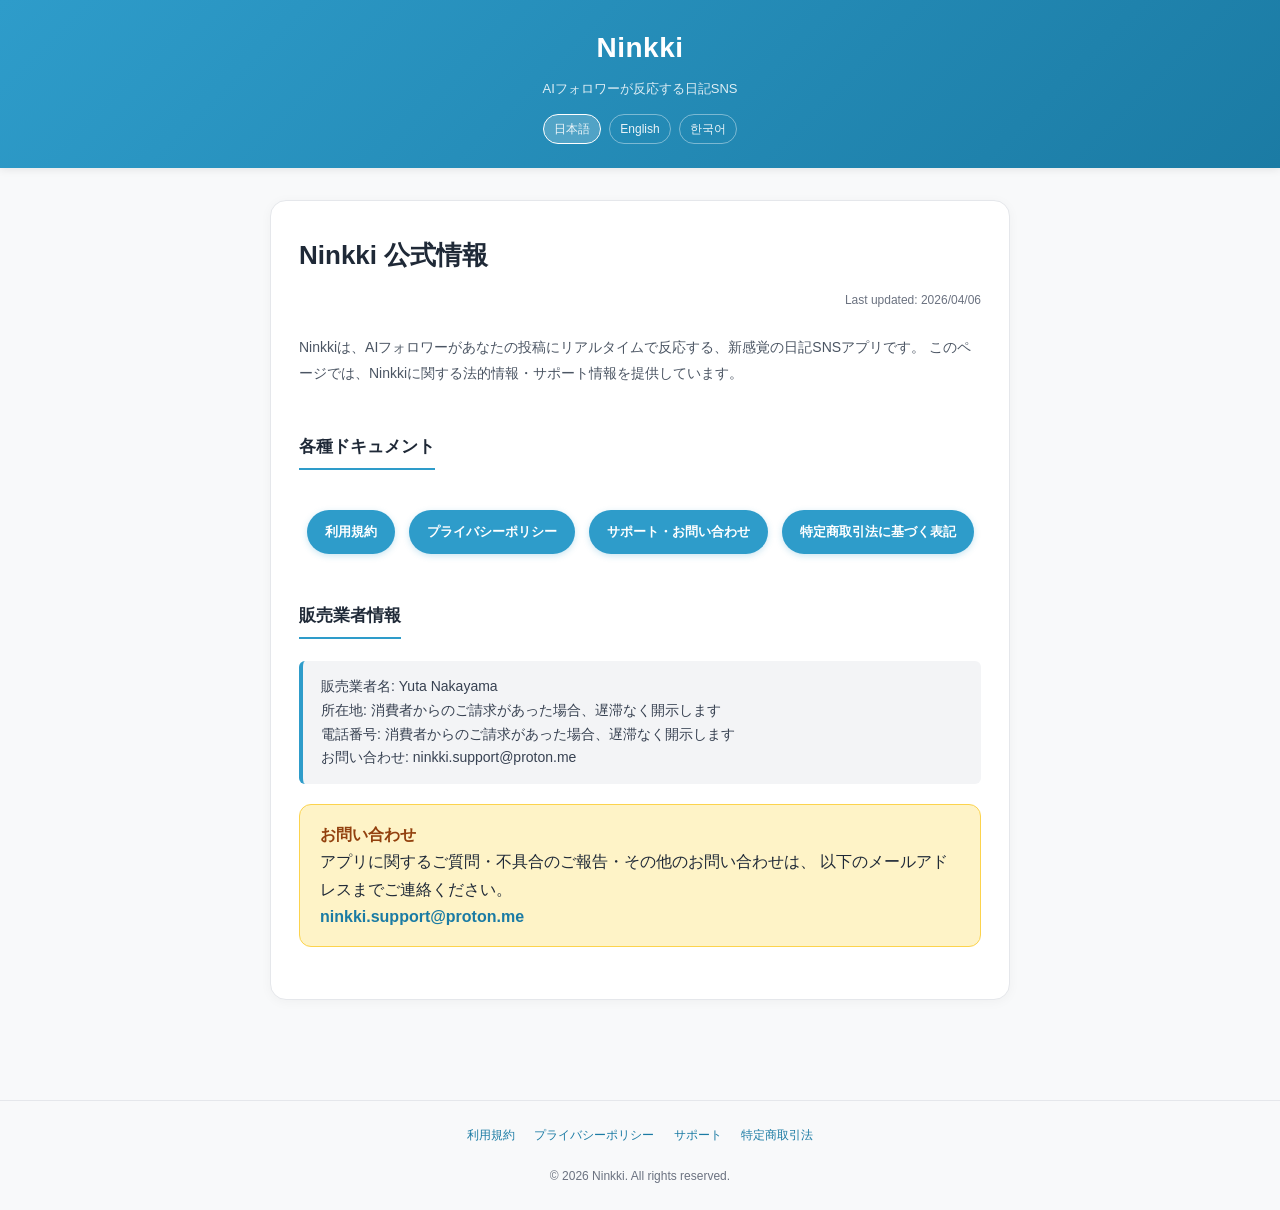
<file: index.html>
<!DOCTYPE html>
<html lang="ja">
<head>
<meta charset="UTF-8">
<meta name="viewport" content="width=device-width, initial-scale=1">
<title>Ninkki - 公式情報</title>
<meta name="description" content="Ninkki - AIフォロワーが反応する日記SNSアプリの公式情報ページ">
<link rel="stylesheet" href="style.css">
</head>
<body>
<header>
  <a href="index.html" class="logo">Ninkki</a>
  <div class="tagline">AIフォロワーが反応する日記SNS</div>
  <nav class="lang">
    <a href="index.html" class="active">日本語</a>
    <a href="index-en.html">English</a>
    <a href="index-ko.html">한국어</a>
  </nav>
</header>

<main>
  <div class="card">
    <h1>Ninkki 公式情報</h1>
    <p class="updated">Last updated: 2026/04/06</p>

    <p>
      Ninkkiは、AIフォロワーがあなたの投稿にリアルタイムで反応する、新感覚の日記SNSアプリです。
      このページでは、Ninkkiに関する法的情報・サポート情報を提供しています。
    </p>

    <h2>各種ドキュメント</h2>
    <ul class="nav-links">
      <li><a href="terms.html">利用規約</a></li>
      <li><a href="privacy.html">プライバシーポリシー</a></li>
      <li><a href="support.html">サポート・お問い合わせ</a></li>
      <li><a href="tokushoho.html">特定商取引法に基づく表記</a></li>
    </ul>

    <h2>販売業者情報</h2>
    <pre class="plain">販売業者名: Yuta Nakayama
所在地: 消費者からのご請求があった場合、遅滞なく開示します
電話番号: 消費者からのご請求があった場合、遅滞なく開示します
お問い合わせ: ninkki.support@proton.me</pre>

    <div class="contact-box">
      <strong>お問い合わせ</strong><br>
      アプリに関するご質問・不具合のご報告・その他のお問い合わせは、
      以下のメールアドレスまでご連絡ください。<br>
      <a href="mailto:ninkki.support@proton.me">ninkki.support@proton.me</a>
    </div>
  </div>
</main>

<footer>
  <a href="terms.html">利用規約</a>
  <a href="privacy.html">プライバシーポリシー</a>
  <a href="support.html">サポート</a>
  <a href="tokushoho.html">特定商取引法</a>
  <br><br>
  &copy; 2026 Ninkki. All rights reserved.
</footer>
</body>
</html>
</file>
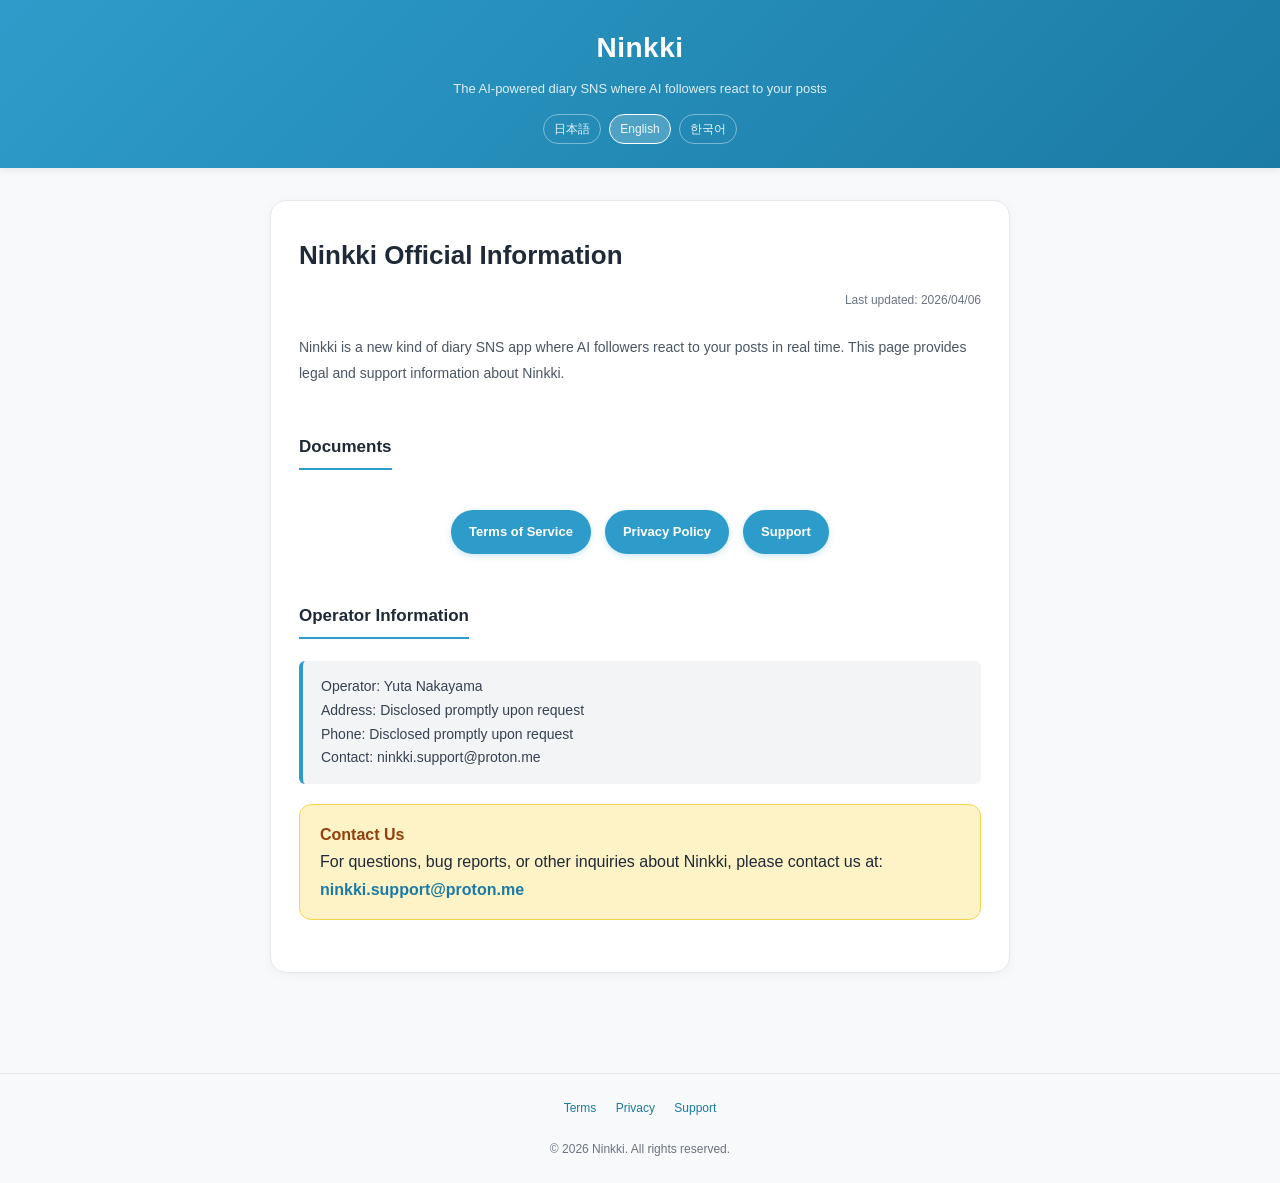
<file: index-en.html>
<!DOCTYPE html>
<html lang="en">
<head>
<meta charset="UTF-8">
<meta name="viewport" content="width=device-width, initial-scale=1">
<title>Ninkki - Official</title>
<meta name="description" content="Ninkki - The AI-powered diary SNS where AI followers react to your posts.">
<link rel="stylesheet" href="style.css">
</head>
<body>
<header>
  <a href="index-en.html" class="logo">Ninkki</a>
  <div class="tagline">The AI-powered diary SNS where AI followers react to your posts</div>
  <nav class="lang">
    <a href="index.html">日本語</a>
    <a href="index-en.html" class="active">English</a>
    <a href="index-ko.html">한국어</a>
  </nav>
</header>

<main>
  <div class="card">
    <h1>Ninkki Official Information</h1>
    <p class="updated">Last updated: 2026/04/06</p>

    <p>
      Ninkki is a new kind of diary SNS app where AI followers react to your posts in real time.
      This page provides legal and support information about Ninkki.
    </p>

    <h2>Documents</h2>
    <ul class="nav-links">
      <li><a href="terms-en.html">Terms of Service</a></li>
      <li><a href="privacy-en.html">Privacy Policy</a></li>
      <li><a href="support-en.html">Support</a></li>
    </ul>

    <h2>Operator Information</h2>
    <pre class="plain">Operator: Yuta Nakayama
Address: Disclosed promptly upon request
Phone: Disclosed promptly upon request
Contact: ninkki.support@proton.me</pre>

    <div class="contact-box">
      <strong>Contact Us</strong><br>
      For questions, bug reports, or other inquiries about Ninkki, please contact us at:<br>
      <a href="mailto:ninkki.support@proton.me">ninkki.support@proton.me</a>
    </div>
  </div>
</main>

<footer>
  <a href="terms-en.html">Terms</a>
  <a href="privacy-en.html">Privacy</a>
  <a href="support-en.html">Support</a>
  <br><br>
  &copy; 2026 Ninkki. All rights reserved.
</footer>
</body>
</html>
</file>
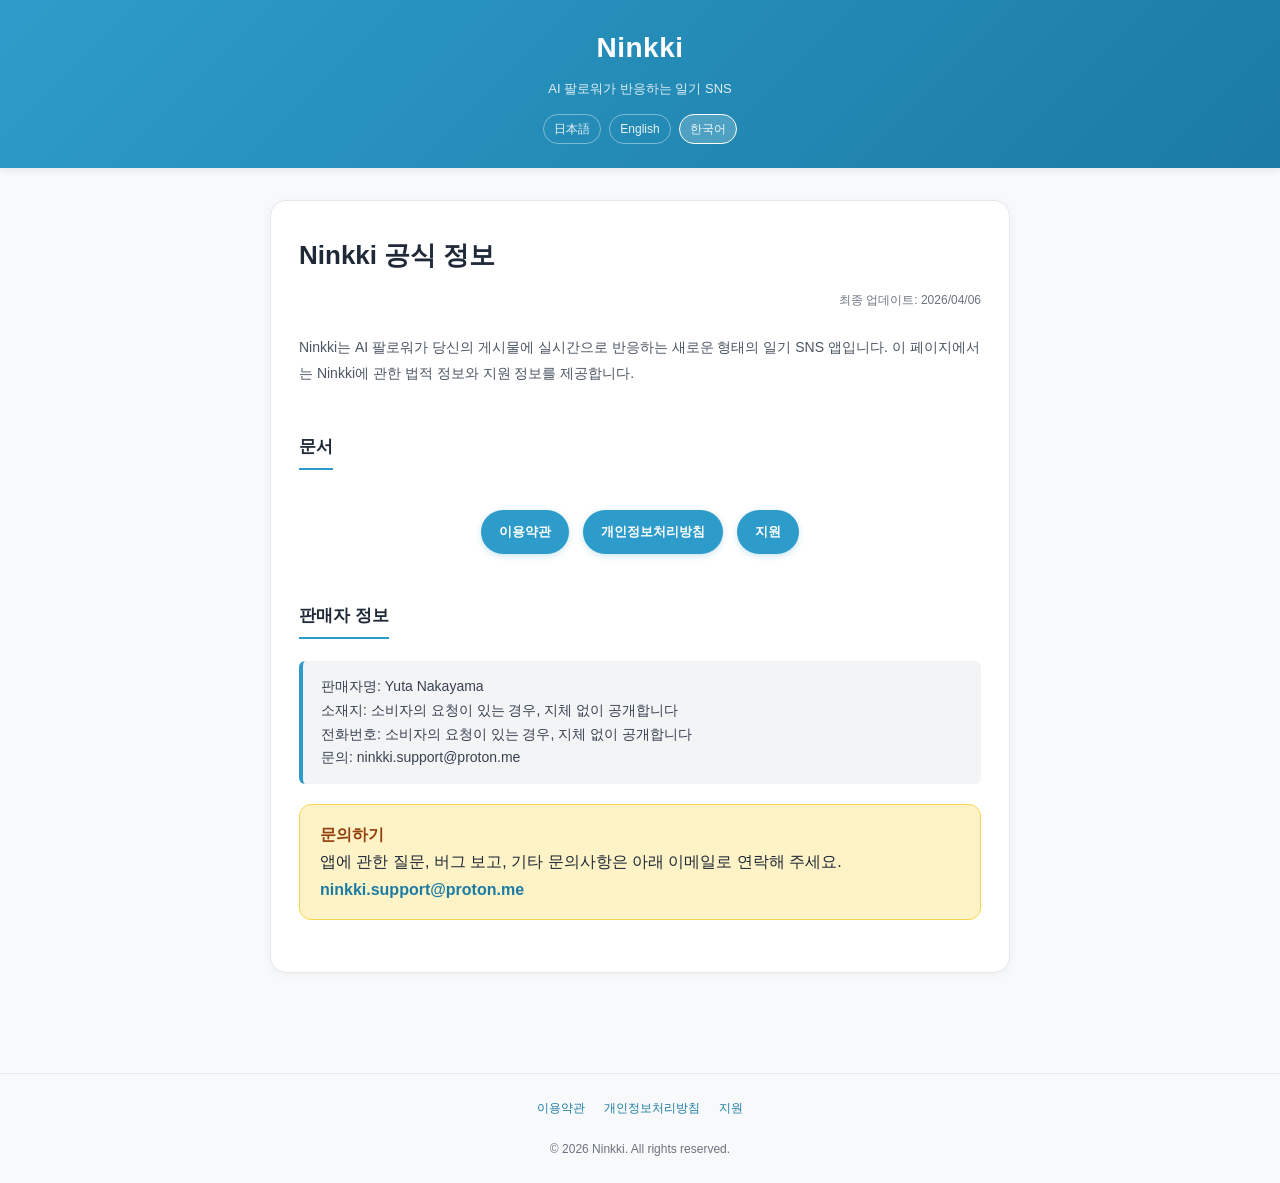
<file: index-ko.html>
<!DOCTYPE html>
<html lang="ko">
<head>
<meta charset="UTF-8">
<meta name="viewport" content="width=device-width, initial-scale=1">
<title>Ninkki - 공식 정보</title>
<meta name="description" content="Ninkki - AI 팔로워가 반응하는 일기 SNS 앱 공식 정보 페이지">
<link rel="stylesheet" href="style.css">
</head>
<body>
<header>
  <a href="index-ko.html" class="logo">Ninkki</a>
  <div class="tagline">AI 팔로워가 반응하는 일기 SNS</div>
  <nav class="lang">
    <a href="index.html">日本語</a>
    <a href="index-en.html">English</a>
    <a href="index-ko.html" class="active">한국어</a>
  </nav>
</header>

<main>
  <div class="card">
    <h1>Ninkki 공식 정보</h1>
    <p class="updated">최종 업데이트: 2026/04/06</p>

    <p>
      Ninkki는 AI 팔로워가 당신의 게시물에 실시간으로 반응하는 새로운 형태의 일기 SNS 앱입니다.
      이 페이지에서는 Ninkki에 관한 법적 정보와 지원 정보를 제공합니다.
    </p>

    <h2>문서</h2>
    <ul class="nav-links">
      <li><a href="terms-ko.html">이용약관</a></li>
      <li><a href="privacy-ko.html">개인정보처리방침</a></li>
      <li><a href="support-ko.html">지원</a></li>
    </ul>

    <h2>판매자 정보</h2>
    <pre class="plain">판매자명: Yuta Nakayama
소재지: 소비자의 요청이 있는 경우, 지체 없이 공개합니다
전화번호: 소비자의 요청이 있는 경우, 지체 없이 공개합니다
문의: ninkki.support@proton.me</pre>

    <div class="contact-box">
      <strong>문의하기</strong><br>
      앱에 관한 질문, 버그 보고, 기타 문의사항은 아래 이메일로 연락해 주세요.<br>
      <a href="mailto:ninkki.support@proton.me">ninkki.support@proton.me</a>
    </div>
  </div>
</main>

<footer>
  <a href="terms-ko.html">이용약관</a>
  <a href="privacy-ko.html">개인정보처리방침</a>
  <a href="support-ko.html">지원</a>
  <br><br>
  &copy; 2026 Ninkki. All rights reserved.
</footer>
</body>
</html>
</file>
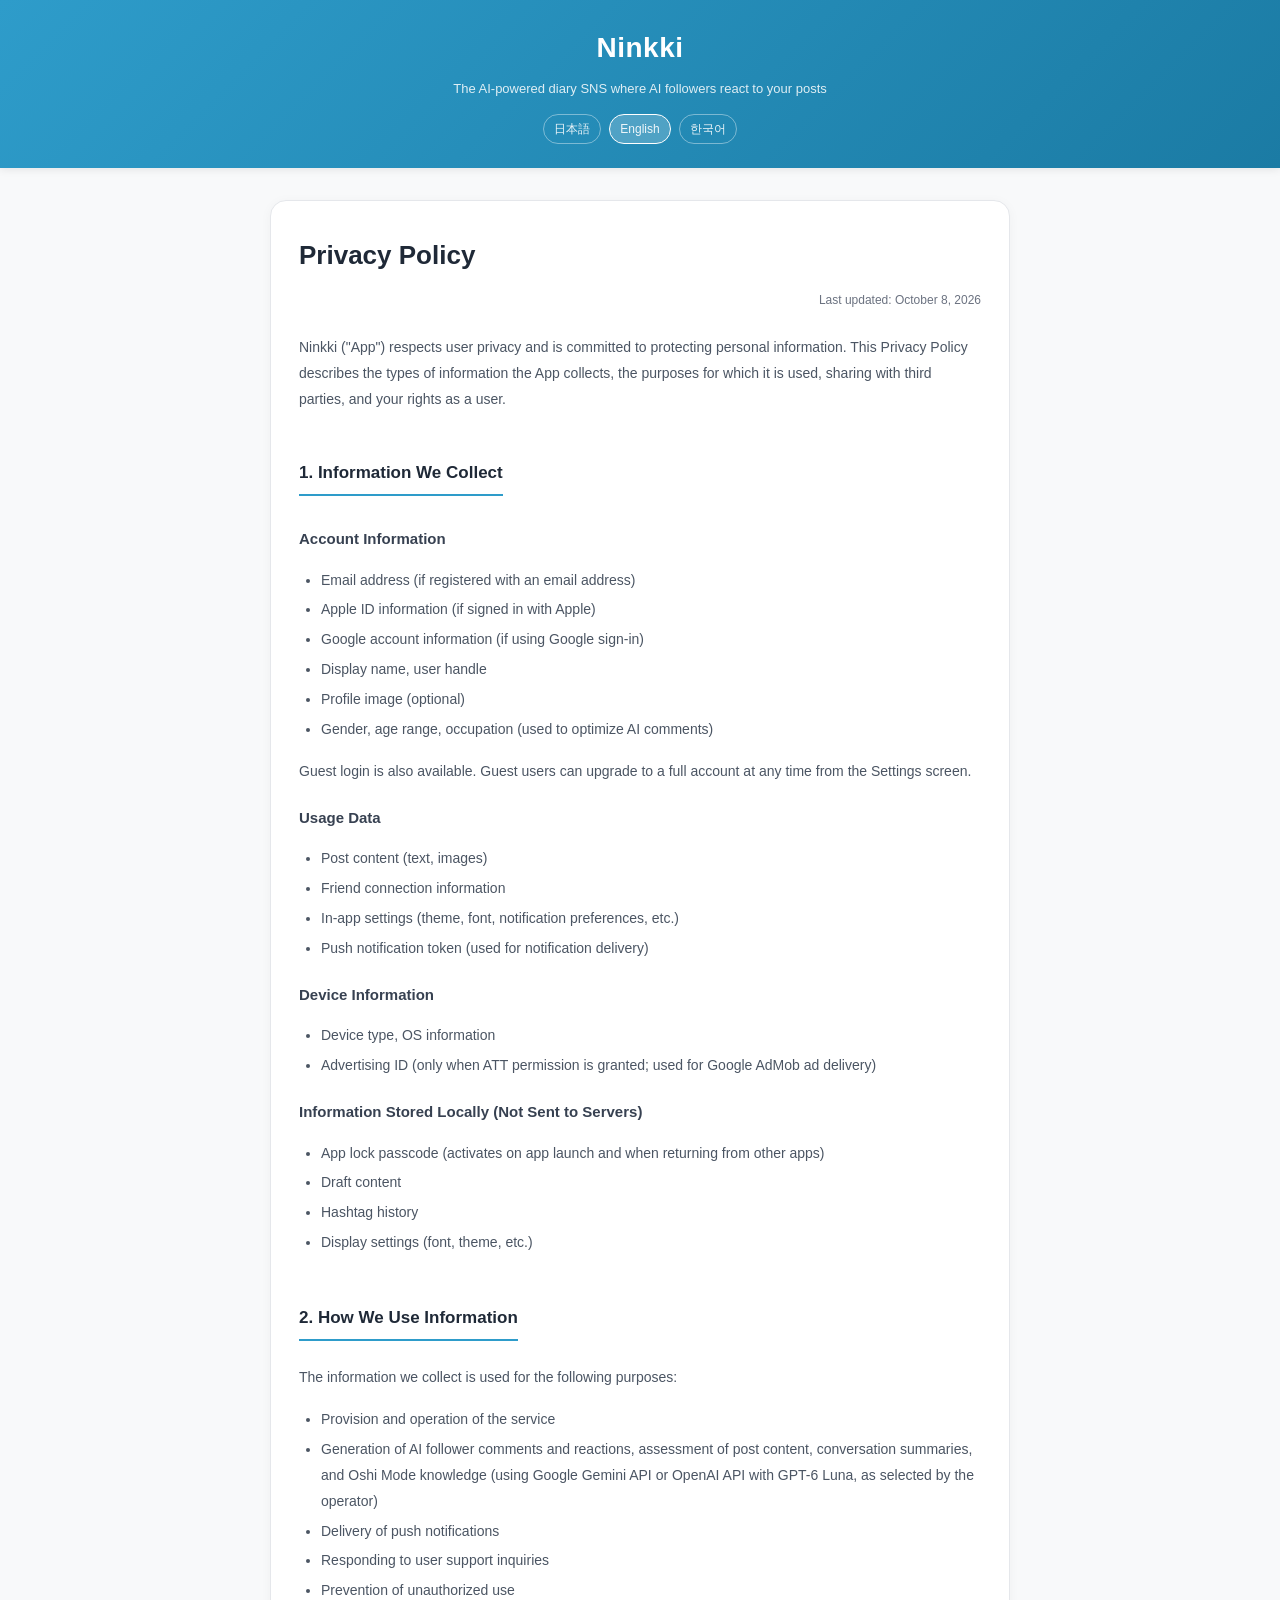
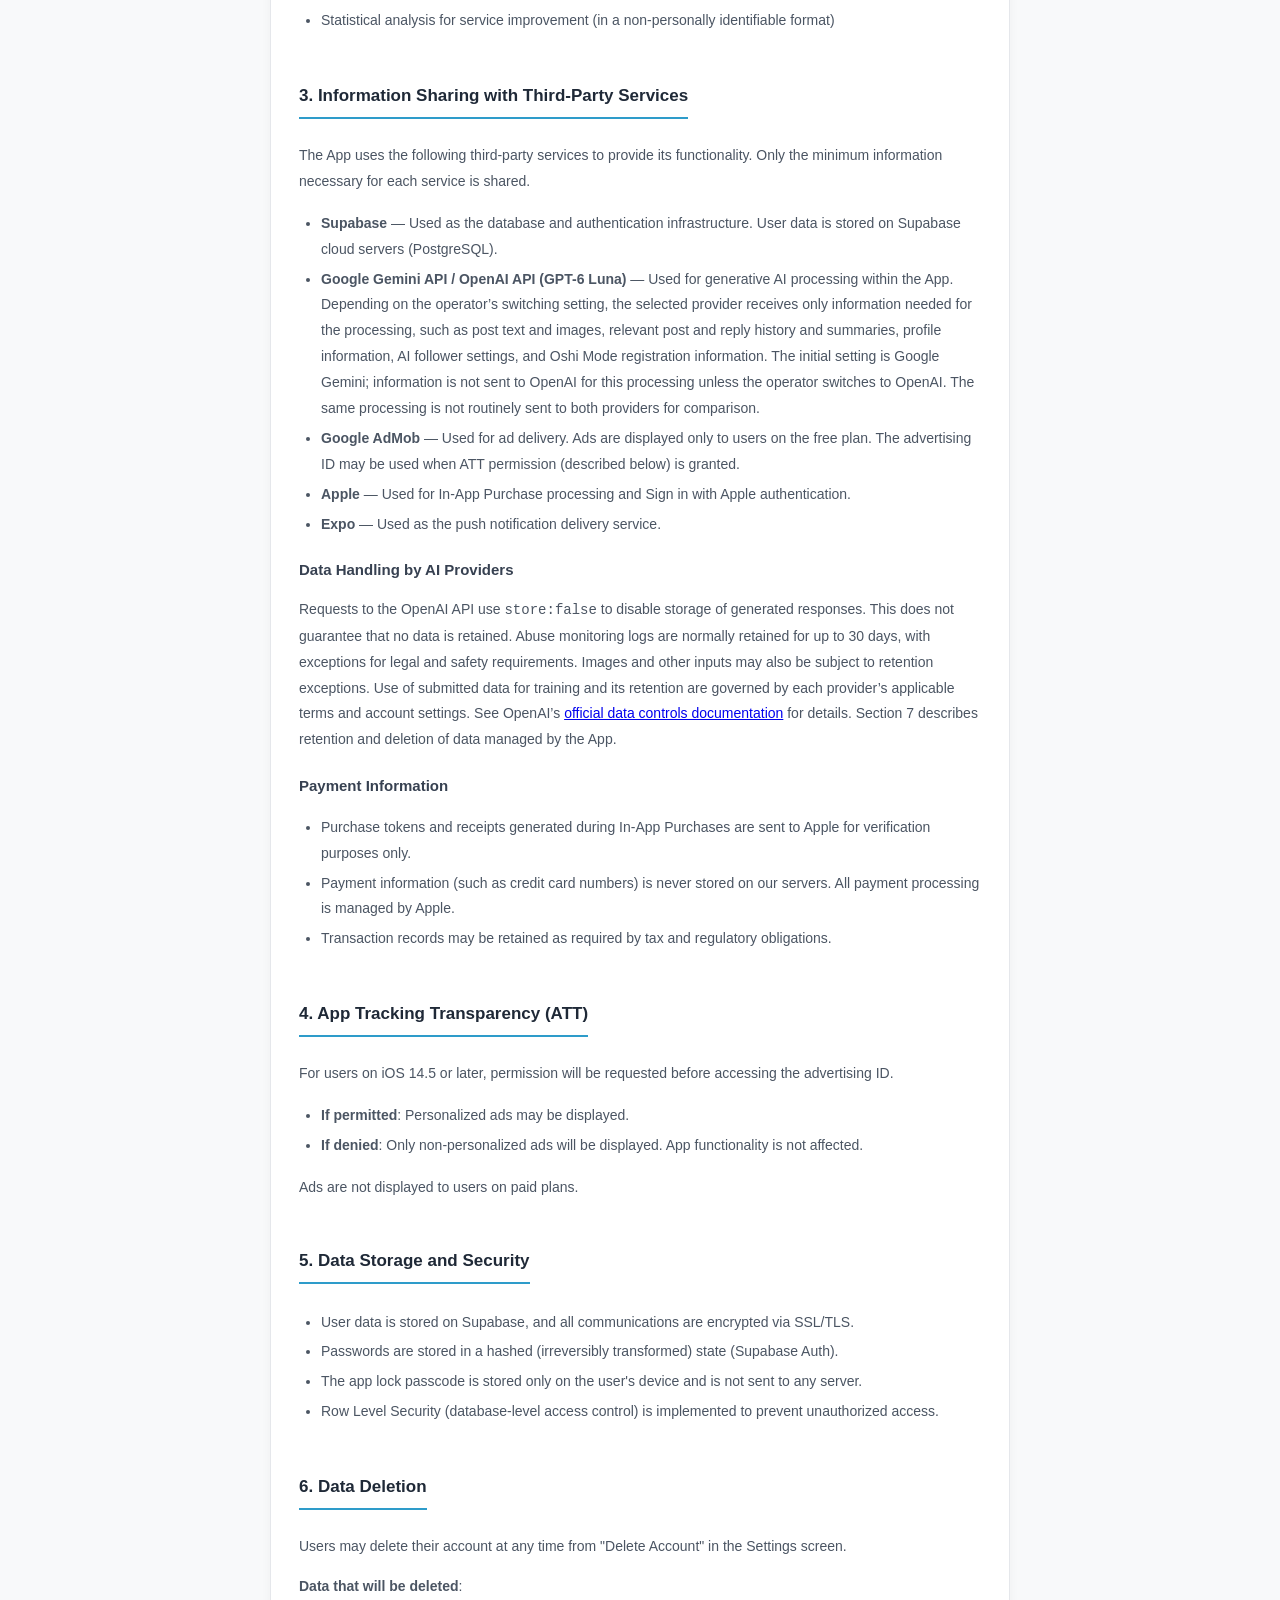
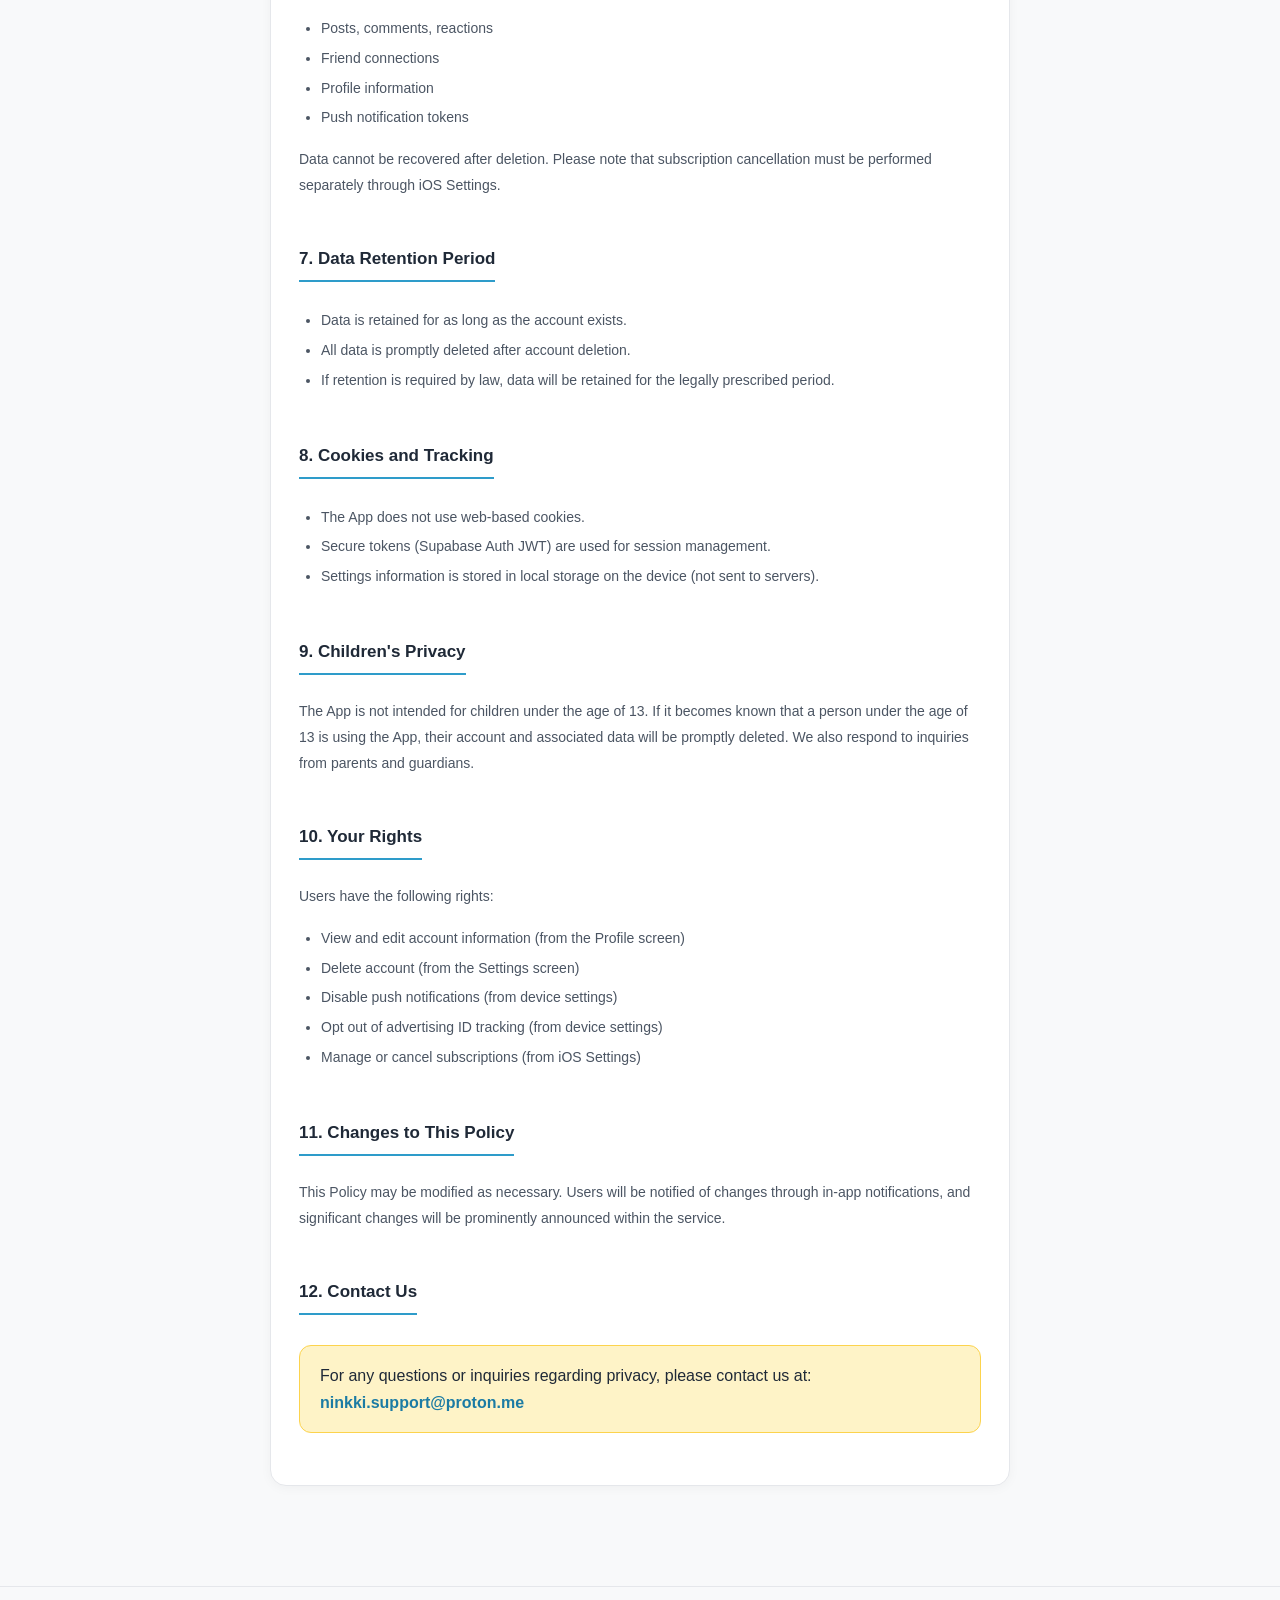
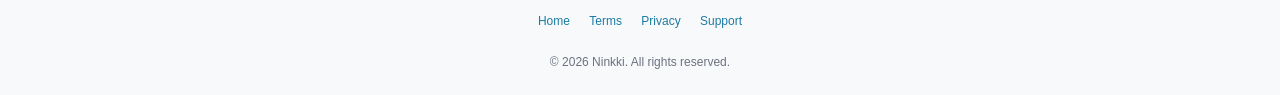
<file: privacy-en.html>
<!DOCTYPE html>
<html lang="en">
<head>
<meta charset="UTF-8">
<meta name="viewport" content="width=device-width, initial-scale=1">
<title>Privacy Policy - Ninkki</title>
<link rel="stylesheet" href="style.css">
</head>
<body>
<header>
  <a href="index-en.html" class="logo">Ninkki</a>
  <div class="tagline">The AI-powered diary SNS where AI followers react to your posts</div>
  <nav class="lang">
    <a href="privacy.html">日本語</a>
    <a href="privacy-en.html" class="active">English</a>
    <a href="privacy-ko.html">한국어</a>
  </nav>
</header>

<main>
  <div class="card">
    <h1>Privacy Policy</h1>
    <p class="updated">Last updated: October 8, 2026</p>

    <p>Ninkki ("App") respects user privacy and is committed to protecting personal information. This Privacy Policy describes the types of information the App collects, the purposes for which it is used, sharing with third parties, and your rights as a user.</p>

    <h2>1. Information We Collect</h2>

    <h3>Account Information</h3>
    <ul>
      <li>Email address (if registered with an email address)</li>
      <li>Apple ID information (if signed in with Apple)</li>
      <li>Google account information (if using Google sign-in)</li>
      <li>Display name, user handle</li>
      <li>Profile image (optional)</li>
      <li>Gender, age range, occupation (used to optimize AI comments)</li>
    </ul>
    <p>Guest login is also available. Guest users can upgrade to a full account at any time from the Settings screen.</p>

    <h3>Usage Data</h3>
    <ul>
      <li>Post content (text, images)</li>
      <li>Friend connection information</li>
      <li>In-app settings (theme, font, notification preferences, etc.)</li>
      <li>Push notification token (used for notification delivery)</li>
    </ul>

    <h3>Device Information</h3>
    <ul>
      <li>Device type, OS information</li>
      <li>Advertising ID (only when ATT permission is granted; used for Google AdMob ad delivery)</li>
    </ul>

    <h3>Information Stored Locally (Not Sent to Servers)</h3>
    <ul>
      <li>App lock passcode (activates on app launch and when returning from other apps)</li>
      <li>Draft content</li>
      <li>Hashtag history</li>
      <li>Display settings (font, theme, etc.)</li>
    </ul>

    <h2>2. How We Use Information</h2>
    <p>The information we collect is used for the following purposes:</p>
    <ul>
      <li>Provision and operation of the service</li>
      <li>Generation of AI follower comments and reactions, assessment of post content, conversation summaries, and Oshi Mode knowledge (using Google Gemini API or OpenAI API with GPT-6 Luna, as selected by the operator)</li>
      <li>Delivery of push notifications</li>
      <li>Responding to user support inquiries</li>
      <li>Prevention of unauthorized use</li>
      <li>Statistical analysis for service improvement (in a non-personally identifiable format)</li>
    </ul>

    <h2>3. Information Sharing with Third-Party Services</h2>
    <p>The App uses the following third-party services to provide its functionality. Only the minimum information necessary for each service is shared.</p>
    <ul>
      <li><strong>Supabase</strong> — Used as the database and authentication infrastructure. User data is stored on Supabase cloud servers (PostgreSQL).</li>
      <li><strong>Google Gemini API / OpenAI API (GPT-6 Luna)</strong> — Used for generative AI processing within the App. Depending on the operator’s switching setting, the selected provider receives only information needed for the processing, such as post text and images, relevant post and reply history and summaries, profile information, AI follower settings, and Oshi Mode registration information. The initial setting is Google Gemini; information is not sent to OpenAI for this processing unless the operator switches to OpenAI. The same processing is not routinely sent to both providers for comparison.</li>
      <li><strong>Google AdMob</strong> — Used for ad delivery. Ads are displayed only to users on the free plan. The advertising ID may be used when ATT permission (described below) is granted.</li>
      <li><strong>Apple</strong> — Used for In-App Purchase processing and Sign in with Apple authentication.</li>
      <li><strong>Expo</strong> — Used as the push notification delivery service.</li>
    </ul>

    <h3>Data Handling by AI Providers</h3>
    <p>Requests to the OpenAI API use <code>store:false</code> to disable storage of generated responses. This does not guarantee that no data is retained. Abuse monitoring logs are normally retained for up to 30 days, with exceptions for legal and safety requirements. Images and other inputs may also be subject to retention exceptions. Use of submitted data for training and its retention are governed by each provider’s applicable terms and account settings. See OpenAI’s <a href="https://developers.openai.com/api/docs/guides/your-data">official data controls documentation</a> for details. Section 7 describes retention and deletion of data managed by the App.</p>

    <h3>Payment Information</h3>
    <ul>
      <li>Purchase tokens and receipts generated during In-App Purchases are sent to Apple for verification purposes only.</li>
      <li>Payment information (such as credit card numbers) is never stored on our servers. All payment processing is managed by Apple.</li>
      <li>Transaction records may be retained as required by tax and regulatory obligations.</li>
    </ul>

    <h2>4. App Tracking Transparency (ATT)</h2>
    <p>For users on iOS 14.5 or later, permission will be requested before accessing the advertising ID.</p>
    <ul>
      <li><strong>If permitted</strong>: Personalized ads may be displayed.</li>
      <li><strong>If denied</strong>: Only non-personalized ads will be displayed. App functionality is not affected.</li>
    </ul>
    <p>Ads are not displayed to users on paid plans.</p>

    <h2>5. Data Storage and Security</h2>
    <ul>
      <li>User data is stored on Supabase, and all communications are encrypted via SSL/TLS.</li>
      <li>Passwords are stored in a hashed (irreversibly transformed) state (Supabase Auth).</li>
      <li>The app lock passcode is stored only on the user's device and is not sent to any server.</li>
      <li>Row Level Security (database-level access control) is implemented to prevent unauthorized access.</li>
    </ul>

    <h2>6. Data Deletion</h2>
    <p>Users may delete their account at any time from "Delete Account" in the Settings screen.</p>
    <p><strong>Data that will be deleted</strong>:</p>
    <ul>
      <li>Posts, comments, reactions</li>
      <li>Friend connections</li>
      <li>Profile information</li>
      <li>Push notification tokens</li>
    </ul>
    <p>Data cannot be recovered after deletion. Please note that subscription cancellation must be performed separately through iOS Settings.</p>

    <h2>7. Data Retention Period</h2>
    <ul>
      <li>Data is retained for as long as the account exists.</li>
      <li>All data is promptly deleted after account deletion.</li>
      <li>If retention is required by law, data will be retained for the legally prescribed period.</li>
    </ul>

    <h2>8. Cookies and Tracking</h2>
    <ul>
      <li>The App does not use web-based cookies.</li>
      <li>Secure tokens (Supabase Auth JWT) are used for session management.</li>
      <li>Settings information is stored in local storage on the device (not sent to servers).</li>
    </ul>

    <h2>9. Children's Privacy</h2>
    <p>The App is not intended for children under the age of 13. If it becomes known that a person under the age of 13 is using the App, their account and associated data will be promptly deleted. We also respond to inquiries from parents and guardians.</p>

    <h2>10. Your Rights</h2>
    <p>Users have the following rights:</p>
    <ul>
      <li>View and edit account information (from the Profile screen)</li>
      <li>Delete account (from the Settings screen)</li>
      <li>Disable push notifications (from device settings)</li>
      <li>Opt out of advertising ID tracking (from device settings)</li>
      <li>Manage or cancel subscriptions (from iOS Settings)</li>
    </ul>

    <h2>11. Changes to This Policy</h2>
    <p>This Policy may be modified as necessary. Users will be notified of changes through in-app notifications, and significant changes will be prominently announced within the service.</p>

    <h2>12. Contact Us</h2>
    <div class="contact-box">
      For any questions or inquiries regarding privacy, please contact us at:<br>
      <a href="mailto:ninkki.support@proton.me">ninkki.support@proton.me</a>
    </div>
  </div>
</main>

<footer>
  <a href="index-en.html">Home</a>
  <a href="terms-en.html">Terms</a>
  <a href="privacy-en.html">Privacy</a>
  <a href="support-en.html">Support</a>
  <br><br>
  &copy; 2026 Ninkki. All rights reserved.
</footer>
</body>
</html>
</file>
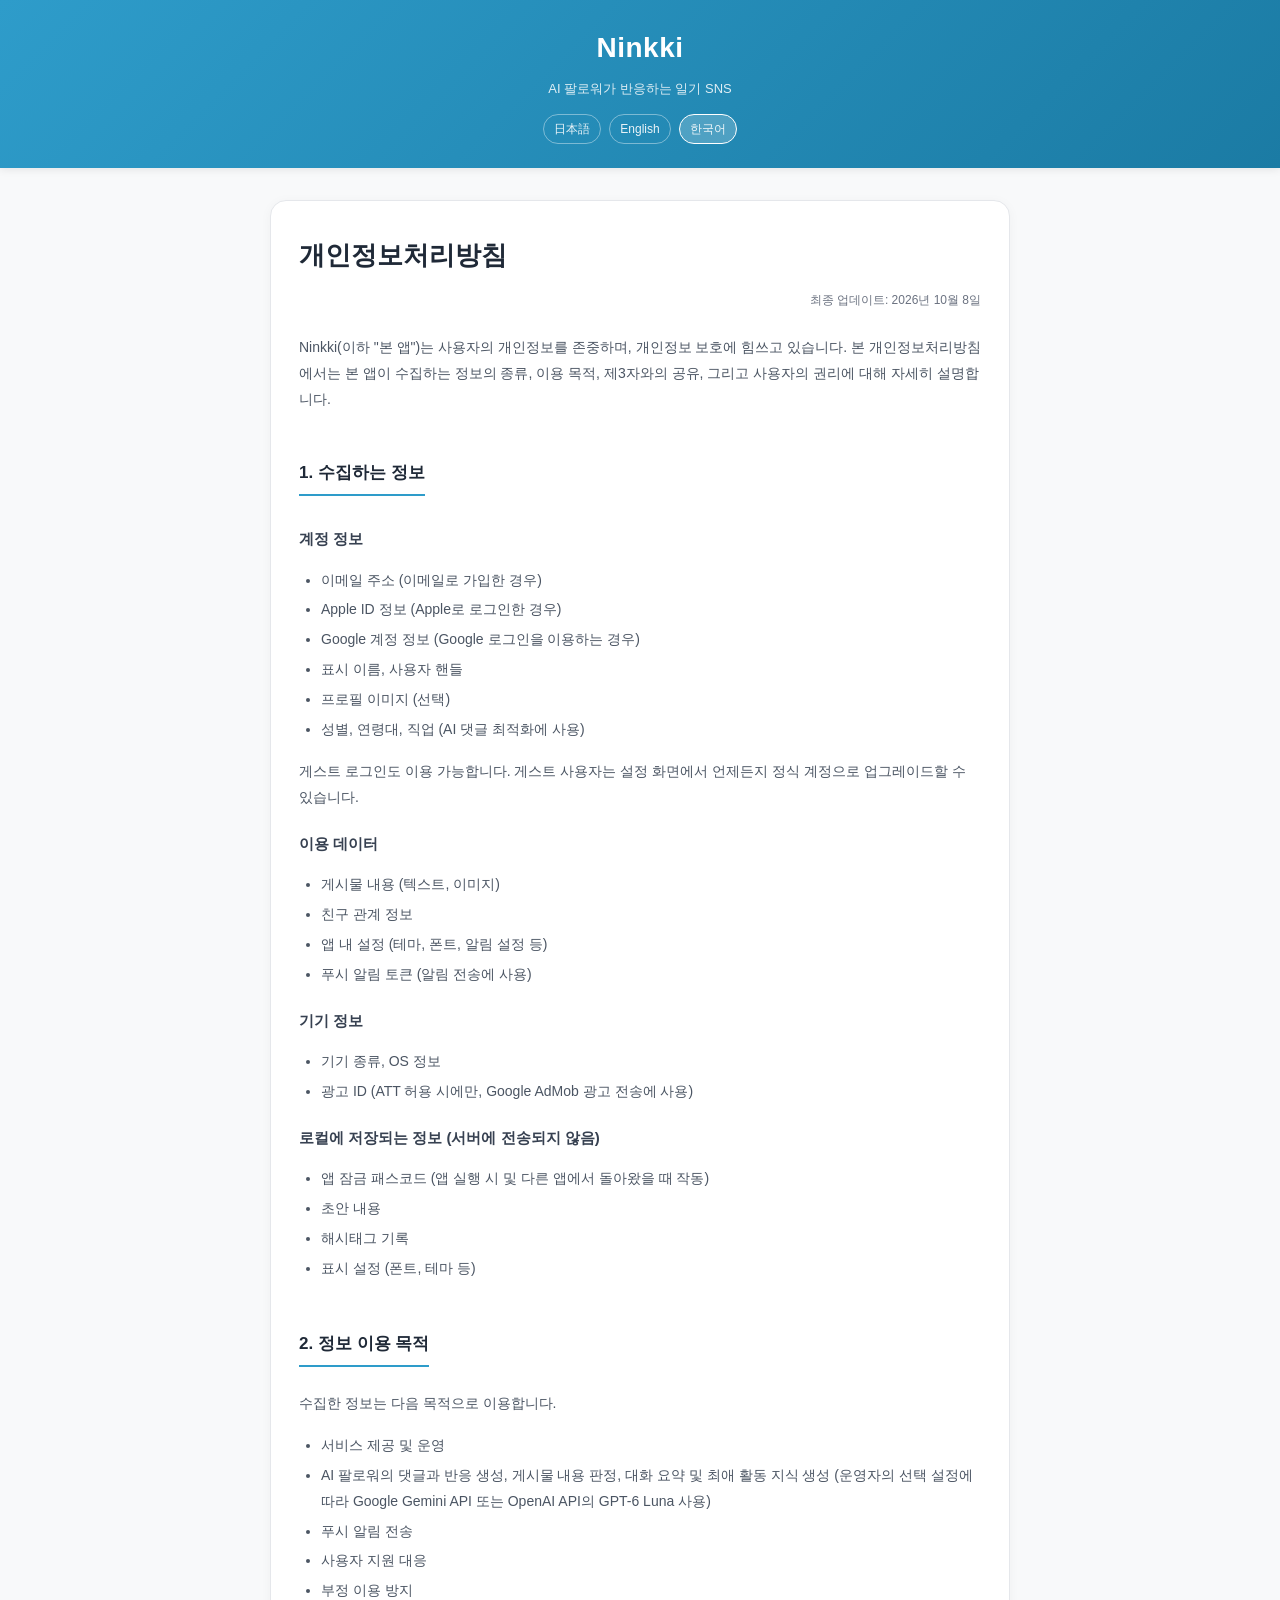
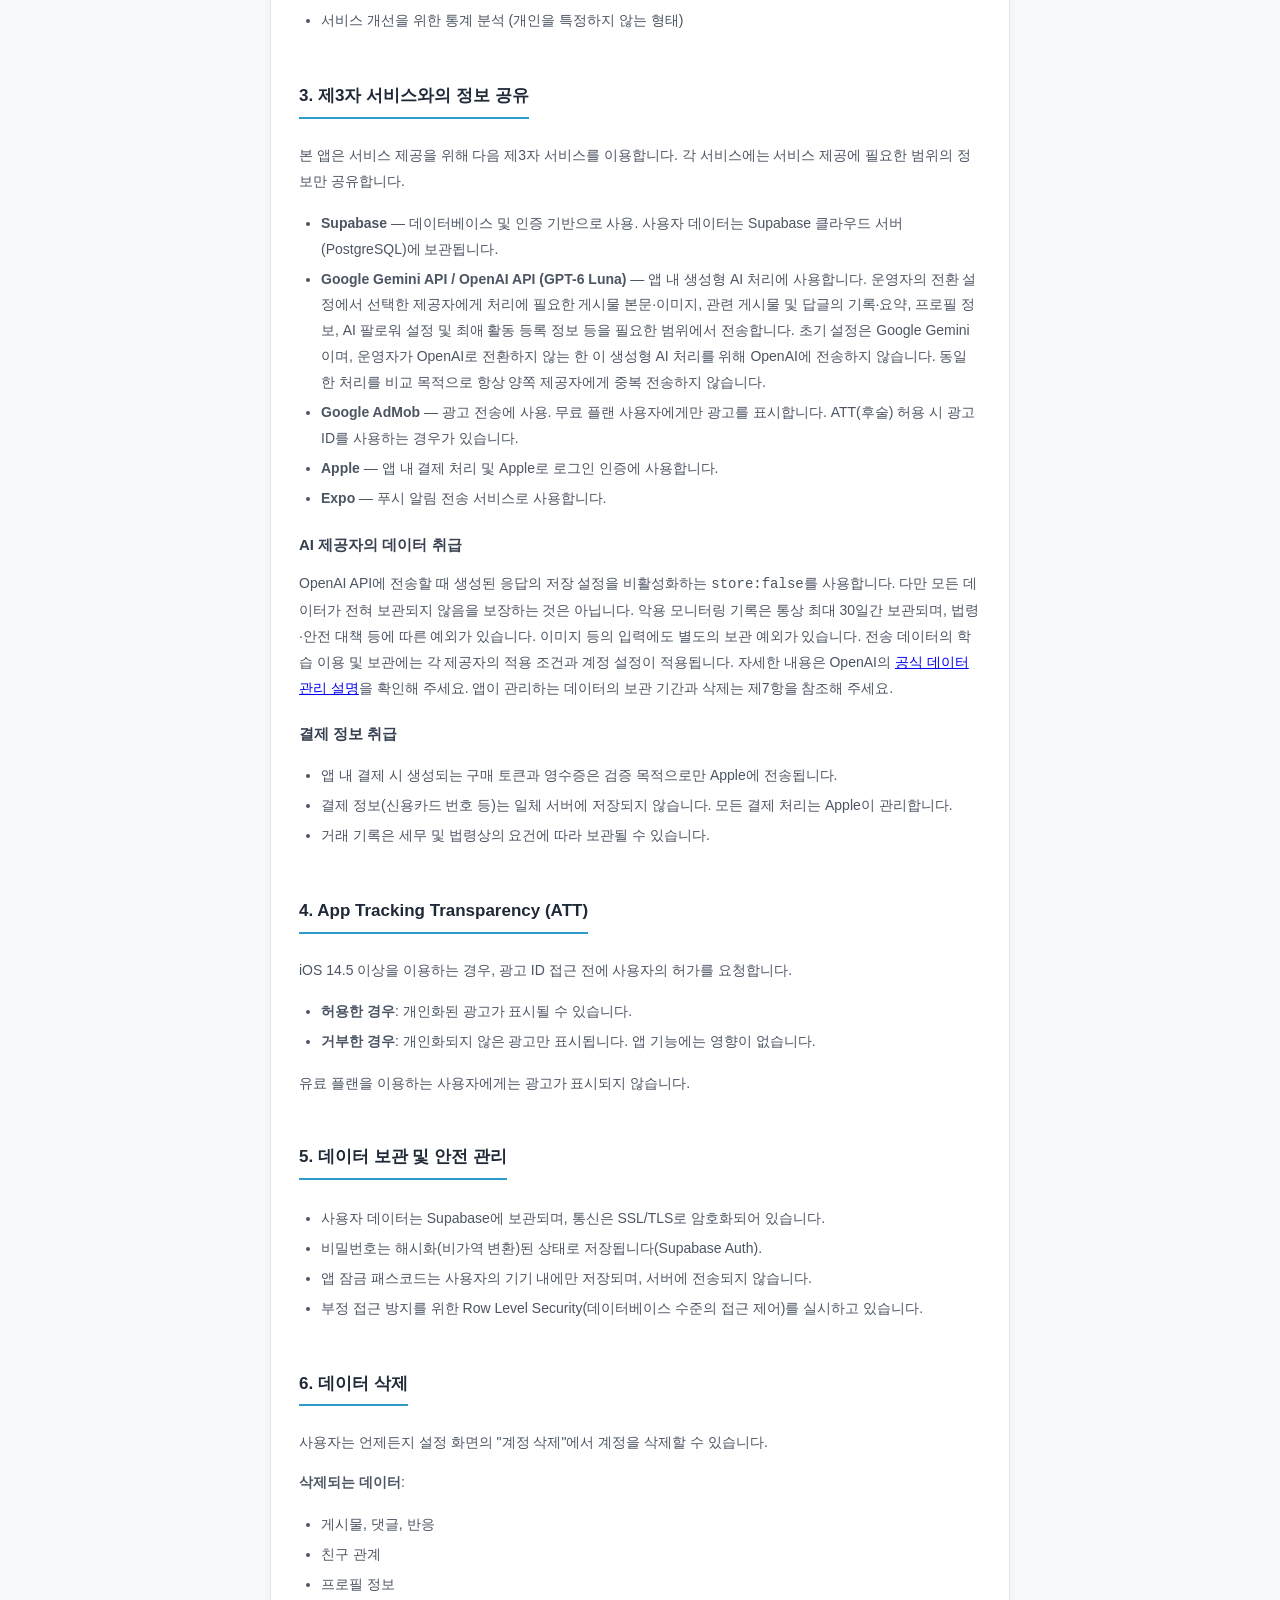
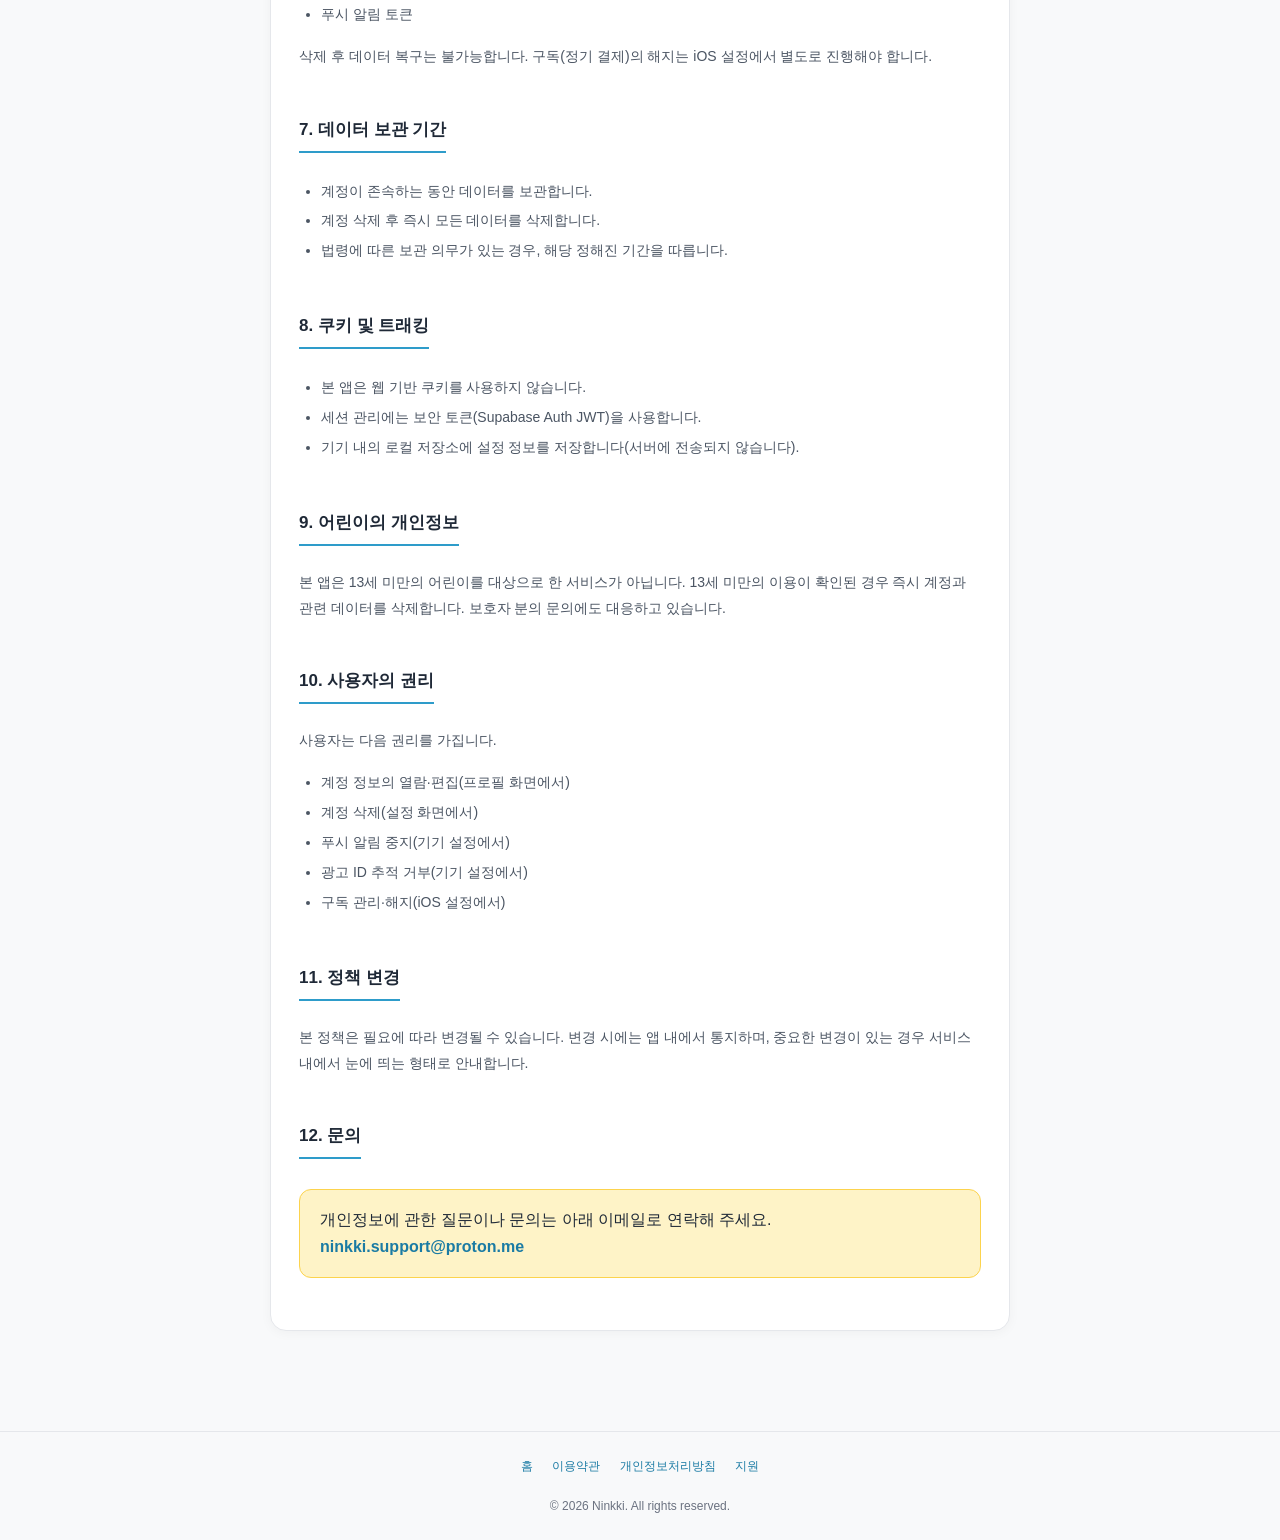
<file: privacy-ko.html>
<!DOCTYPE html>
<html lang="ko">
<head>
<meta charset="UTF-8">
<meta name="viewport" content="width=device-width, initial-scale=1">
<title>개인정보처리방침 - Ninkki</title>
<link rel="stylesheet" href="style.css">
</head>
<body>
<header>
  <a href="index-ko.html" class="logo">Ninkki</a>
  <div class="tagline">AI 팔로워가 반응하는 일기 SNS</div>
  <nav class="lang">
    <a href="privacy.html">日本語</a>
    <a href="privacy-en.html">English</a>
    <a href="privacy-ko.html" class="active">한국어</a>
  </nav>
</header>

<main>
  <div class="card">
    <h1>개인정보처리방침</h1>
    <p class="updated">최종 업데이트: 2026년 10월 8일</p>

    <p>Ninkki(이하 "본 앱")는 사용자의 개인정보를 존중하며, 개인정보 보호에 힘쓰고 있습니다. 본 개인정보처리방침에서는 본 앱이 수집하는 정보의 종류, 이용 목적, 제3자와의 공유, 그리고 사용자의 권리에 대해 자세히 설명합니다.</p>

    <h2>1. 수집하는 정보</h2>

    <h3>계정 정보</h3>
    <ul>
      <li>이메일 주소 (이메일로 가입한 경우)</li>
      <li>Apple ID 정보 (Apple로 로그인한 경우)</li>
      <li>Google 계정 정보 (Google 로그인을 이용하는 경우)</li>
      <li>표시 이름, 사용자 핸들</li>
      <li>프로필 이미지 (선택)</li>
      <li>성별, 연령대, 직업 (AI 댓글 최적화에 사용)</li>
    </ul>
    <p>게스트 로그인도 이용 가능합니다. 게스트 사용자는 설정 화면에서 언제든지 정식 계정으로 업그레이드할 수 있습니다.</p>

    <h3>이용 데이터</h3>
    <ul>
      <li>게시물 내용 (텍스트, 이미지)</li>
      <li>친구 관계 정보</li>
      <li>앱 내 설정 (테마, 폰트, 알림 설정 등)</li>
      <li>푸시 알림 토큰 (알림 전송에 사용)</li>
    </ul>

    <h3>기기 정보</h3>
    <ul>
      <li>기기 종류, OS 정보</li>
      <li>광고 ID (ATT 허용 시에만, Google AdMob 광고 전송에 사용)</li>
    </ul>

    <h3>로컬에 저장되는 정보 (서버에 전송되지 않음)</h3>
    <ul>
      <li>앱 잠금 패스코드 (앱 실행 시 및 다른 앱에서 돌아왔을 때 작동)</li>
      <li>초안 내용</li>
      <li>해시태그 기록</li>
      <li>표시 설정 (폰트, 테마 등)</li>
    </ul>

    <h2>2. 정보 이용 목적</h2>
    <p>수집한 정보는 다음 목적으로 이용합니다.</p>
    <ul>
      <li>서비스 제공 및 운영</li>
      <li>AI 팔로워의 댓글과 반응 생성, 게시물 내용 판정, 대화 요약 및 최애 활동 지식 생성 (운영자의 선택 설정에 따라 Google Gemini API 또는 OpenAI API의 GPT-6 Luna 사용)</li>
      <li>푸시 알림 전송</li>
      <li>사용자 지원 대응</li>
      <li>부정 이용 방지</li>
      <li>서비스 개선을 위한 통계 분석 (개인을 특정하지 않는 형태)</li>
    </ul>

    <h2>3. 제3자 서비스와의 정보 공유</h2>
    <p>본 앱은 서비스 제공을 위해 다음 제3자 서비스를 이용합니다. 각 서비스에는 서비스 제공에 필요한 범위의 정보만 공유합니다.</p>
    <ul>
      <li><strong>Supabase</strong> — 데이터베이스 및 인증 기반으로 사용. 사용자 데이터는 Supabase 클라우드 서버(PostgreSQL)에 보관됩니다.</li>
      <li><strong>Google Gemini API / OpenAI API (GPT-6 Luna)</strong> — 앱 내 생성형 AI 처리에 사용합니다. 운영자의 전환 설정에서 선택한 제공자에게 처리에 필요한 게시물 본문·이미지, 관련 게시물 및 답글의 기록·요약, 프로필 정보, AI 팔로워 설정 및 최애 활동 등록 정보 등을 필요한 범위에서 전송합니다. 초기 설정은 Google Gemini이며, 운영자가 OpenAI로 전환하지 않는 한 이 생성형 AI 처리를 위해 OpenAI에 전송하지 않습니다. 동일한 처리를 비교 목적으로 항상 양쪽 제공자에게 중복 전송하지 않습니다.</li>
      <li><strong>Google AdMob</strong> — 광고 전송에 사용. 무료 플랜 사용자에게만 광고를 표시합니다. ATT(후술) 허용 시 광고 ID를 사용하는 경우가 있습니다.</li>
      <li><strong>Apple</strong> — 앱 내 결제 처리 및 Apple로 로그인 인증에 사용합니다.</li>
      <li><strong>Expo</strong> — 푸시 알림 전송 서비스로 사용합니다.</li>
    </ul>

    <h3>AI 제공자의 데이터 취급</h3>
    <p>OpenAI API에 전송할 때 생성된 응답의 저장 설정을 비활성화하는 <code>store:false</code>를 사용합니다. 다만 모든 데이터가 전혀 보관되지 않음을 보장하는 것은 아닙니다. 악용 모니터링 기록은 통상 최대 30일간 보관되며, 법령·안전 대책 등에 따른 예외가 있습니다. 이미지 등의 입력에도 별도의 보관 예외가 있습니다. 전송 데이터의 학습 이용 및 보관에는 각 제공자의 적용 조건과 계정 설정이 적용됩니다. 자세한 내용은 OpenAI의 <a href="https://developers.openai.com/api/docs/guides/your-data">공식 데이터 관리 설명</a>을 확인해 주세요. 앱이 관리하는 데이터의 보관 기간과 삭제는 제7항을 참조해 주세요.</p>

    <h3>결제 정보 취급</h3>
    <ul>
      <li>앱 내 결제 시 생성되는 구매 토큰과 영수증은 검증 목적으로만 Apple에 전송됩니다.</li>
      <li>결제 정보(신용카드 번호 등)는 일체 서버에 저장되지 않습니다. 모든 결제 처리는 Apple이 관리합니다.</li>
      <li>거래 기록은 세무 및 법령상의 요건에 따라 보관될 수 있습니다.</li>
    </ul>

    <h2>4. App Tracking Transparency (ATT)</h2>
    <p>iOS 14.5 이상을 이용하는 경우, 광고 ID 접근 전에 사용자의 허가를 요청합니다.</p>
    <ul>
      <li><strong>허용한 경우</strong>: 개인화된 광고가 표시될 수 있습니다.</li>
      <li><strong>거부한 경우</strong>: 개인화되지 않은 광고만 표시됩니다. 앱 기능에는 영향이 없습니다.</li>
    </ul>
    <p>유료 플랜을 이용하는 사용자에게는 광고가 표시되지 않습니다.</p>

    <h2>5. 데이터 보관 및 안전 관리</h2>
    <ul>
      <li>사용자 데이터는 Supabase에 보관되며, 통신은 SSL/TLS로 암호화되어 있습니다.</li>
      <li>비밀번호는 해시화(비가역 변환)된 상태로 저장됩니다(Supabase Auth).</li>
      <li>앱 잠금 패스코드는 사용자의 기기 내에만 저장되며, 서버에 전송되지 않습니다.</li>
      <li>부정 접근 방지를 위한 Row Level Security(데이터베이스 수준의 접근 제어)를 실시하고 있습니다.</li>
    </ul>

    <h2>6. 데이터 삭제</h2>
    <p>사용자는 언제든지 설정 화면의 "계정 삭제"에서 계정을 삭제할 수 있습니다.</p>
    <p><strong>삭제되는 데이터</strong>:</p>
    <ul>
      <li>게시물, 댓글, 반응</li>
      <li>친구 관계</li>
      <li>프로필 정보</li>
      <li>푸시 알림 토큰</li>
    </ul>
    <p>삭제 후 데이터 복구는 불가능합니다. 구독(정기 결제)의 해지는 iOS 설정에서 별도로 진행해야 합니다.</p>

    <h2>7. 데이터 보관 기간</h2>
    <ul>
      <li>계정이 존속하는 동안 데이터를 보관합니다.</li>
      <li>계정 삭제 후 즉시 모든 데이터를 삭제합니다.</li>
      <li>법령에 따른 보관 의무가 있는 경우, 해당 정해진 기간을 따릅니다.</li>
    </ul>

    <h2>8. 쿠키 및 트래킹</h2>
    <ul>
      <li>본 앱은 웹 기반 쿠키를 사용하지 않습니다.</li>
      <li>세션 관리에는 보안 토큰(Supabase Auth JWT)을 사용합니다.</li>
      <li>기기 내의 로컬 저장소에 설정 정보를 저장합니다(서버에 전송되지 않습니다).</li>
    </ul>

    <h2>9. 어린이의 개인정보</h2>
    <p>본 앱은 13세 미만의 어린이를 대상으로 한 서비스가 아닙니다. 13세 미만의 이용이 확인된 경우 즉시 계정과 관련 데이터를 삭제합니다. 보호자 분의 문의에도 대응하고 있습니다.</p>

    <h2>10. 사용자의 권리</h2>
    <p>사용자는 다음 권리를 가집니다.</p>
    <ul>
      <li>계정 정보의 열람·편집(프로필 화면에서)</li>
      <li>계정 삭제(설정 화면에서)</li>
      <li>푸시 알림 중지(기기 설정에서)</li>
      <li>광고 ID 추적 거부(기기 설정에서)</li>
      <li>구독 관리·해지(iOS 설정에서)</li>
    </ul>

    <h2>11. 정책 변경</h2>
    <p>본 정책은 필요에 따라 변경될 수 있습니다. 변경 시에는 앱 내에서 통지하며, 중요한 변경이 있는 경우 서비스 내에서 눈에 띄는 형태로 안내합니다.</p>

    <h2>12. 문의</h2>
    <div class="contact-box">
      개인정보에 관한 질문이나 문의는 아래 이메일로 연락해 주세요.<br>
      <a href="mailto:ninkki.support@proton.me">ninkki.support@proton.me</a>
    </div>
  </div>
</main>

<footer>
  <a href="index-ko.html">홈</a>
  <a href="terms-ko.html">이용약관</a>
  <a href="privacy-ko.html">개인정보처리방침</a>
  <a href="support-ko.html">지원</a>
  <br><br>
  &copy; 2026 Ninkki. All rights reserved.
</footer>
</body>
</html>
</file>
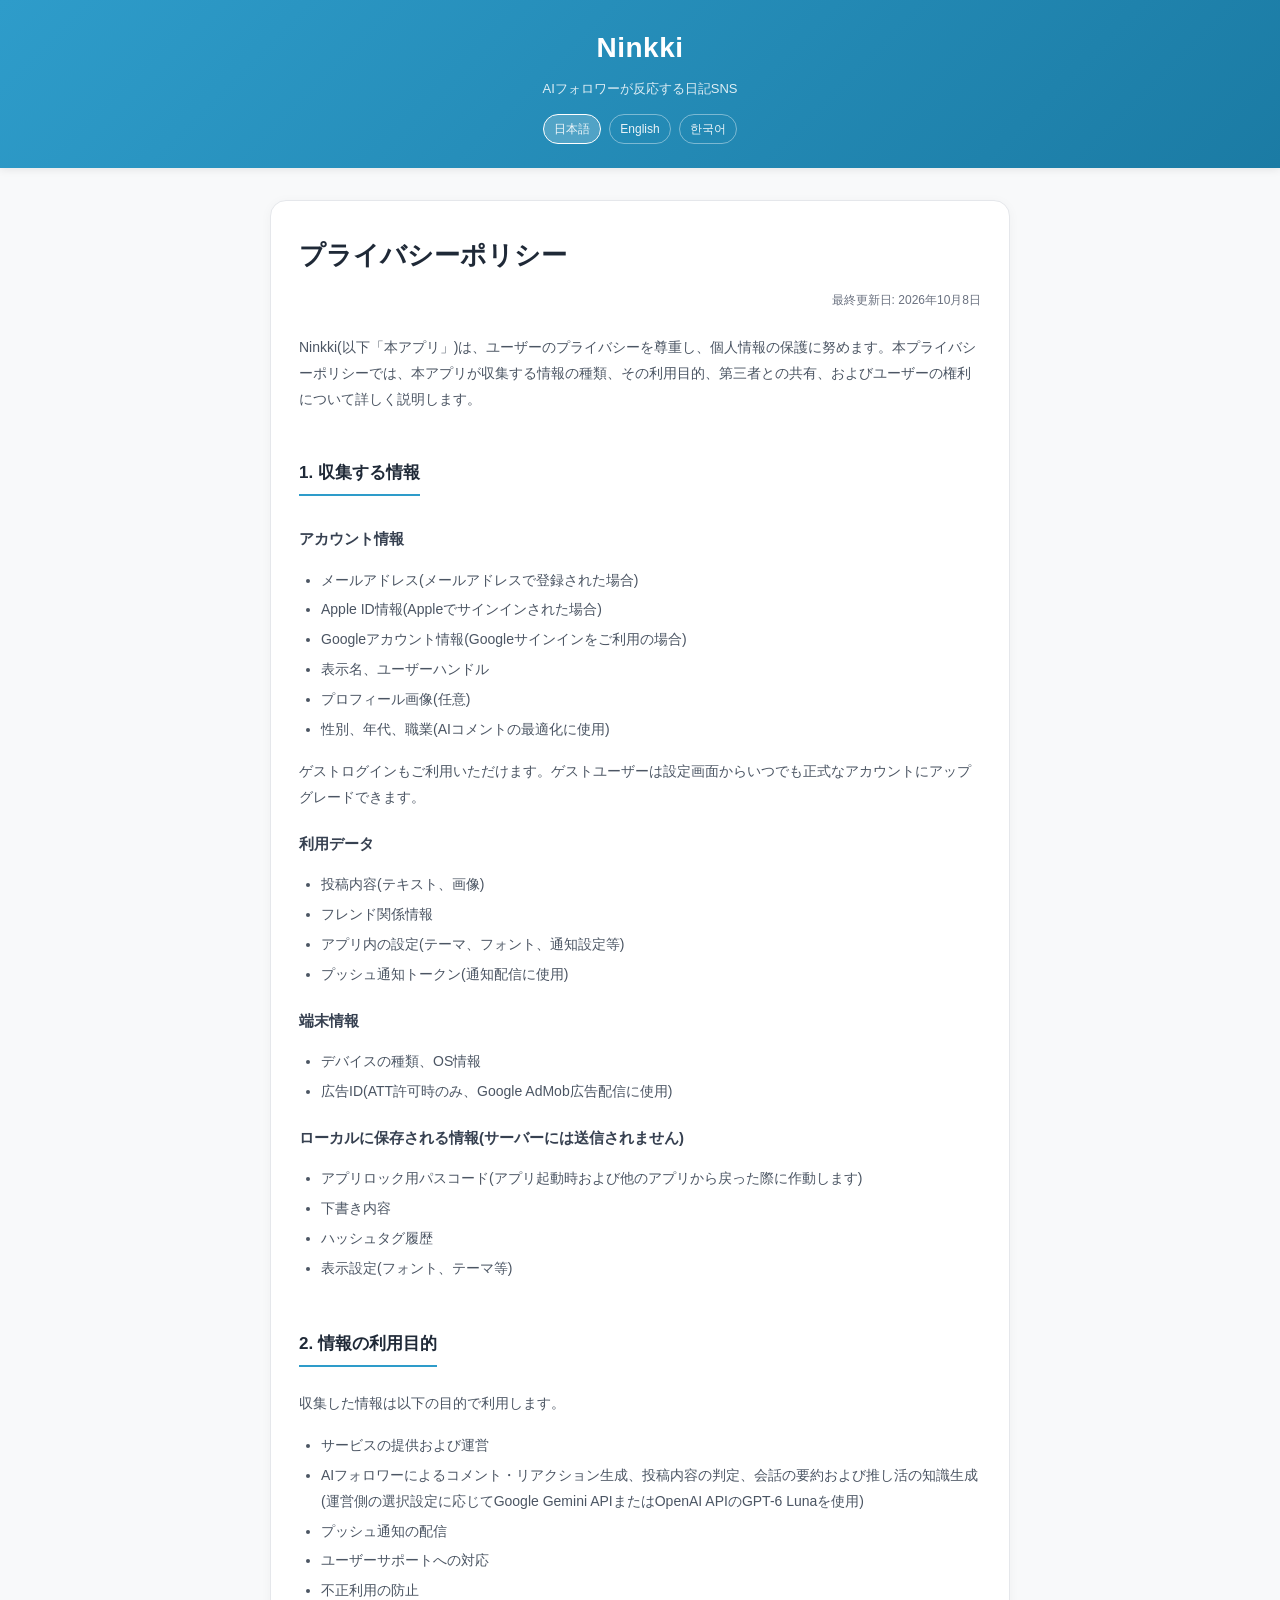
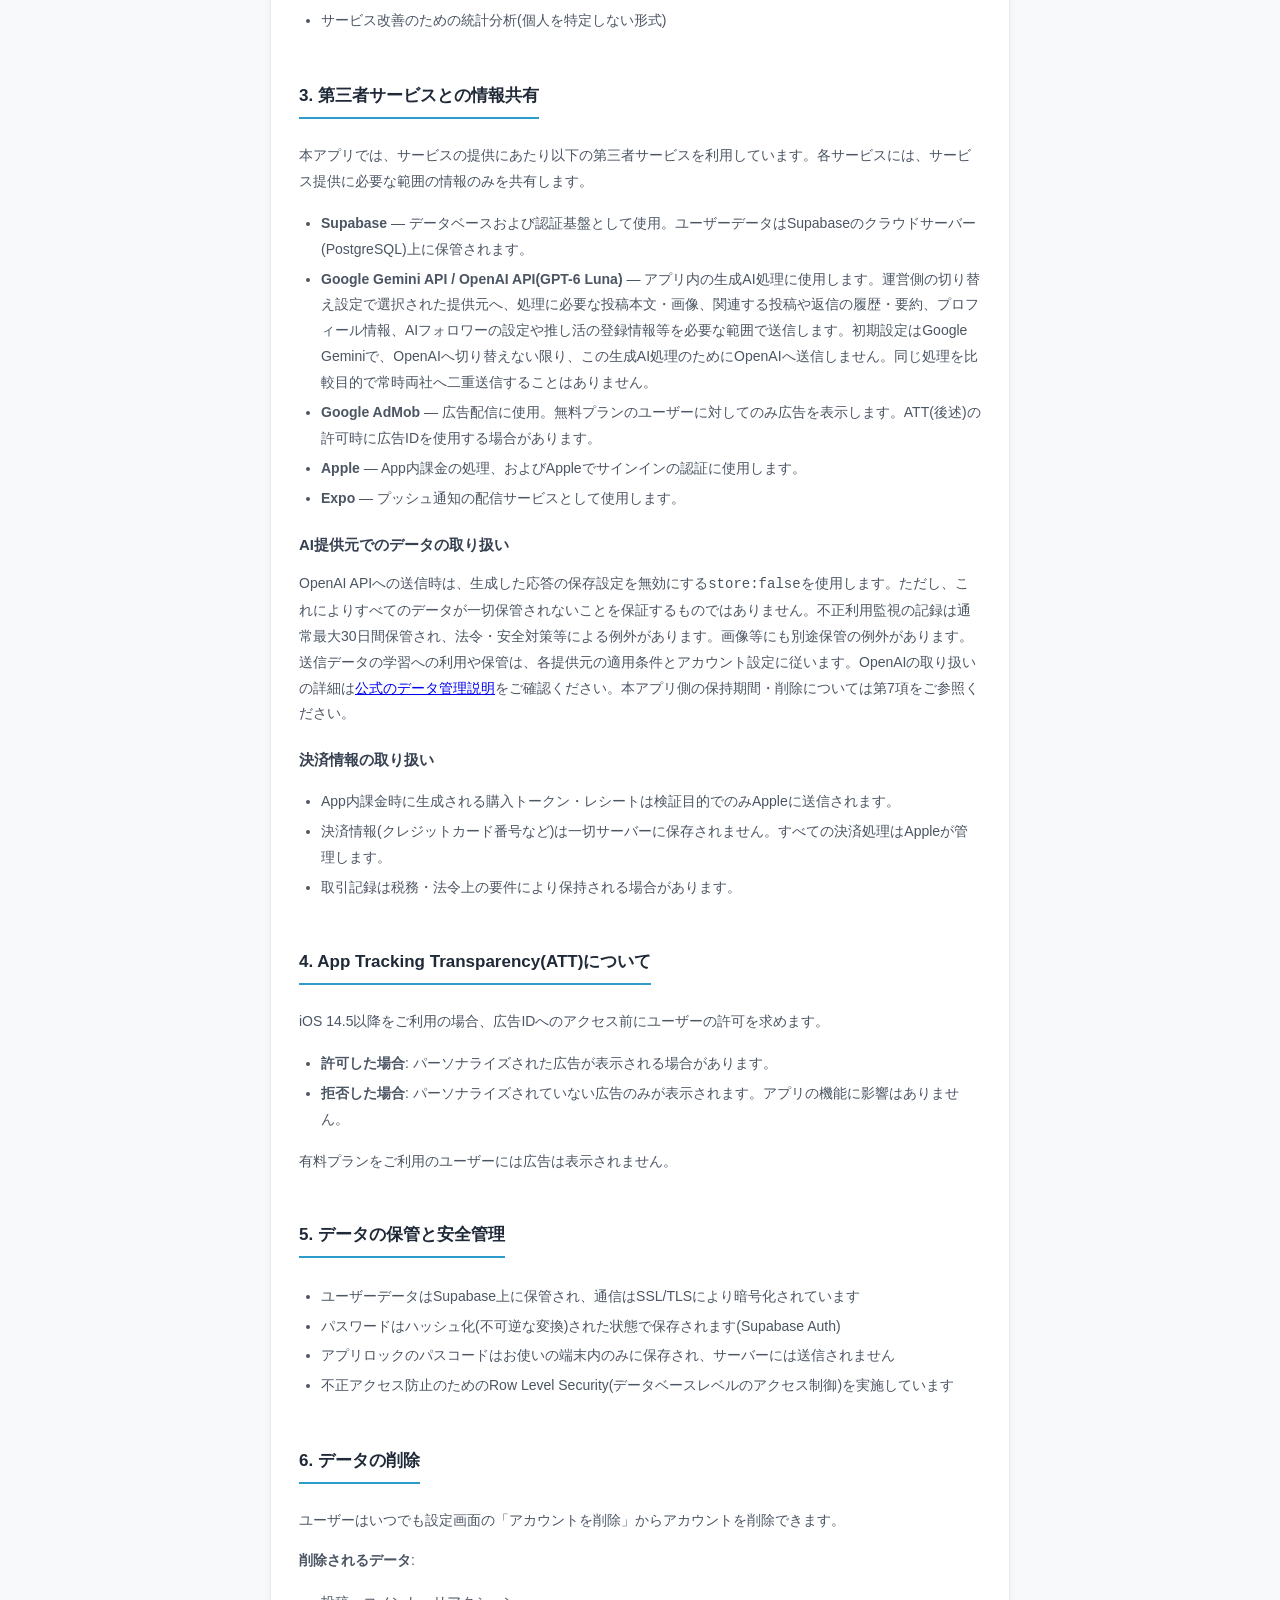
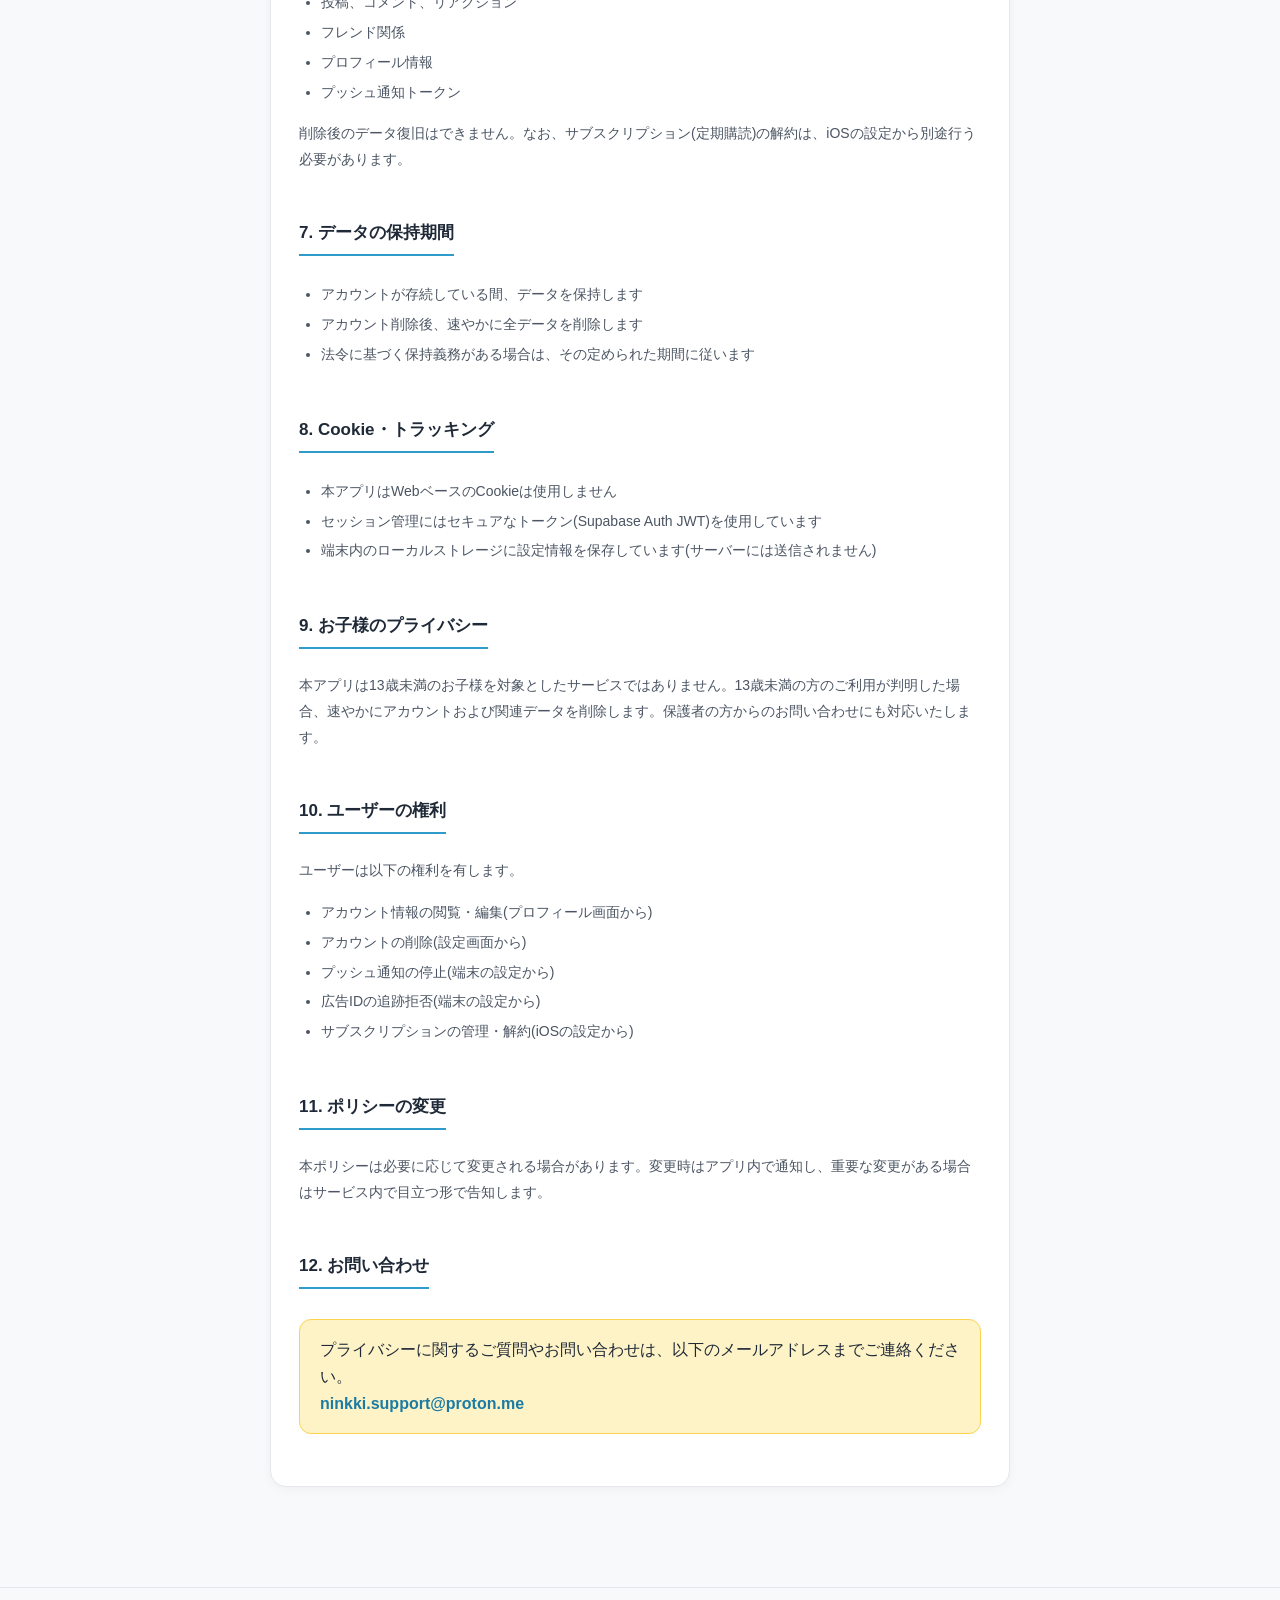
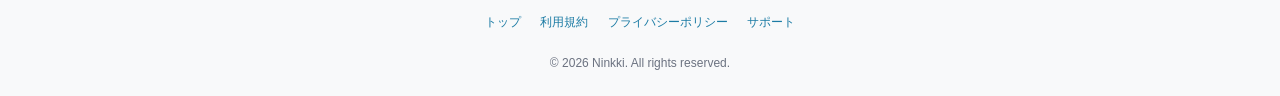
<file: privacy.html>
<!DOCTYPE html>
<html lang="ja">
<head>
<meta charset="UTF-8">
<meta name="viewport" content="width=device-width, initial-scale=1">
<title>プライバシーポリシー - Ninkki</title>
<link rel="stylesheet" href="style.css">
</head>
<body>
<header>
  <a href="index.html" class="logo">Ninkki</a>
  <div class="tagline">AIフォロワーが反応する日記SNS</div>
  <nav class="lang">
    <a href="privacy.html" class="active">日本語</a>
    <a href="privacy-en.html">English</a>
    <a href="privacy-ko.html">한국어</a>
  </nav>
</header>

<main>
  <div class="card">
    <h1>プライバシーポリシー</h1>
    <p class="updated">最終更新日: 2026年10月8日</p>

    <p>Ninkki(以下「本アプリ」)は、ユーザーのプライバシーを尊重し、個人情報の保護に努めます。本プライバシーポリシーでは、本アプリが収集する情報の種類、その利用目的、第三者との共有、およびユーザーの権利について詳しく説明します。</p>

    <h2>1. 収集する情報</h2>

    <h3>アカウント情報</h3>
    <ul>
      <li>メールアドレス(メールアドレスで登録された場合)</li>
      <li>Apple ID情報(Appleでサインインされた場合)</li>
      <li>Googleアカウント情報(Googleサインインをご利用の場合)</li>
      <li>表示名、ユーザーハンドル</li>
      <li>プロフィール画像(任意)</li>
      <li>性別、年代、職業(AIコメントの最適化に使用)</li>
    </ul>
    <p>ゲストログインもご利用いただけます。ゲストユーザーは設定画面からいつでも正式なアカウントにアップグレードできます。</p>

    <h3>利用データ</h3>
    <ul>
      <li>投稿内容(テキスト、画像)</li>
      <li>フレンド関係情報</li>
      <li>アプリ内の設定(テーマ、フォント、通知設定等)</li>
      <li>プッシュ通知トークン(通知配信に使用)</li>
    </ul>

    <h3>端末情報</h3>
    <ul>
      <li>デバイスの種類、OS情報</li>
      <li>広告ID(ATT許可時のみ、Google AdMob広告配信に使用)</li>
    </ul>

    <h3>ローカルに保存される情報(サーバーには送信されません)</h3>
    <ul>
      <li>アプリロック用パスコード(アプリ起動時および他のアプリから戻った際に作動します)</li>
      <li>下書き内容</li>
      <li>ハッシュタグ履歴</li>
      <li>表示設定(フォント、テーマ等)</li>
    </ul>

    <h2>2. 情報の利用目的</h2>
    <p>収集した情報は以下の目的で利用します。</p>
    <ul>
      <li>サービスの提供および運営</li>
      <li>AIフォロワーによるコメント・リアクション生成、投稿内容の判定、会話の要約および推し活の知識生成(運営側の選択設定に応じてGoogle Gemini APIまたはOpenAI APIのGPT-6 Lunaを使用)</li>
      <li>プッシュ通知の配信</li>
      <li>ユーザーサポートへの対応</li>
      <li>不正利用の防止</li>
      <li>サービス改善のための統計分析(個人を特定しない形式)</li>
    </ul>

    <h2>3. 第三者サービスとの情報共有</h2>
    <p>本アプリでは、サービスの提供にあたり以下の第三者サービスを利用しています。各サービスには、サービス提供に必要な範囲の情報のみを共有します。</p>
    <ul>
      <li><strong>Supabase</strong> — データベースおよび認証基盤として使用。ユーザーデータはSupabaseのクラウドサーバー(PostgreSQL)上に保管されます。</li>
      <li><strong>Google Gemini API / OpenAI API(GPT-6 Luna)</strong> — アプリ内の生成AI処理に使用します。運営側の切り替え設定で選択された提供元へ、処理に必要な投稿本文・画像、関連する投稿や返信の履歴・要約、プロフィール情報、AIフォロワーの設定や推し活の登録情報等を必要な範囲で送信します。初期設定はGoogle Geminiで、OpenAIへ切り替えない限り、この生成AI処理のためにOpenAIへ送信しません。同じ処理を比較目的で常時両社へ二重送信することはありません。</li>
      <li><strong>Google AdMob</strong> — 広告配信に使用。無料プランのユーザーに対してのみ広告を表示します。ATT(後述)の許可時に広告IDを使用する場合があります。</li>
      <li><strong>Apple</strong> — App内課金の処理、およびAppleでサインインの認証に使用します。</li>
      <li><strong>Expo</strong> — プッシュ通知の配信サービスとして使用します。</li>
    </ul>

    <h3>AI提供元でのデータの取り扱い</h3>
    <p>OpenAI APIへの送信時は、生成した応答の保存設定を無効にする<code>store:false</code>を使用します。ただし、これによりすべてのデータが一切保管されないことを保証するものではありません。不正利用監視の記録は通常最大30日間保管され、法令・安全対策等による例外があります。画像等にも別途保管の例外があります。送信データの学習への利用や保管は、各提供元の適用条件とアカウント設定に従います。OpenAIの取り扱いの詳細は<a href="https://developers.openai.com/api/docs/guides/your-data">公式のデータ管理説明</a>をご確認ください。本アプリ側の保持期間・削除については第7項をご参照ください。</p>

    <h3>決済情報の取り扱い</h3>
    <ul>
      <li>App内課金時に生成される購入トークン・レシートは検証目的でのみAppleに送信されます。</li>
      <li>決済情報(クレジットカード番号など)は一切サーバーに保存されません。すべての決済処理はAppleが管理します。</li>
      <li>取引記録は税務・法令上の要件により保持される場合があります。</li>
    </ul>

    <h2>4. App Tracking Transparency(ATT)について</h2>
    <p>iOS 14.5以降をご利用の場合、広告IDへのアクセス前にユーザーの許可を求めます。</p>
    <ul>
      <li><strong>許可した場合</strong>: パーソナライズされた広告が表示される場合があります。</li>
      <li><strong>拒否した場合</strong>: パーソナライズされていない広告のみが表示されます。アプリの機能に影響はありません。</li>
    </ul>
    <p>有料プランをご利用のユーザーには広告は表示されません。</p>

    <h2>5. データの保管と安全管理</h2>
    <ul>
      <li>ユーザーデータはSupabase上に保管され、通信はSSL/TLSにより暗号化されています</li>
      <li>パスワードはハッシュ化(不可逆な変換)された状態で保存されます(Supabase Auth)</li>
      <li>アプリロックのパスコードはお使いの端末内のみに保存され、サーバーには送信されません</li>
      <li>不正アクセス防止のためのRow Level Security(データベースレベルのアクセス制御)を実施しています</li>
    </ul>

    <h2>6. データの削除</h2>
    <p>ユーザーはいつでも設定画面の「アカウントを削除」からアカウントを削除できます。</p>
    <p><strong>削除されるデータ</strong>:</p>
    <ul>
      <li>投稿、コメント、リアクション</li>
      <li>フレンド関係</li>
      <li>プロフィール情報</li>
      <li>プッシュ通知トークン</li>
    </ul>
    <p>削除後のデータ復旧はできません。なお、サブスクリプション(定期購読)の解約は、iOSの設定から別途行う必要があります。</p>

    <h2>7. データの保持期間</h2>
    <ul>
      <li>アカウントが存続している間、データを保持します</li>
      <li>アカウント削除後、速やかに全データを削除します</li>
      <li>法令に基づく保持義務がある場合は、その定められた期間に従います</li>
    </ul>

    <h2>8. Cookie・トラッキング</h2>
    <ul>
      <li>本アプリはWebベースのCookieは使用しません</li>
      <li>セッション管理にはセキュアなトークン(Supabase Auth JWT)を使用しています</li>
      <li>端末内のローカルストレージに設定情報を保存しています(サーバーには送信されません)</li>
    </ul>

    <h2>9. お子様のプライバシー</h2>
    <p>本アプリは13歳未満のお子様を対象としたサービスではありません。13歳未満の方のご利用が判明した場合、速やかにアカウントおよび関連データを削除します。保護者の方からのお問い合わせにも対応いたします。</p>

    <h2>10. ユーザーの権利</h2>
    <p>ユーザーは以下の権利を有します。</p>
    <ul>
      <li>アカウント情報の閲覧・編集(プロフィール画面から)</li>
      <li>アカウントの削除(設定画面から)</li>
      <li>プッシュ通知の停止(端末の設定から)</li>
      <li>広告IDの追跡拒否(端末の設定から)</li>
      <li>サブスクリプションの管理・解約(iOSの設定から)</li>
    </ul>

    <h2>11. ポリシーの変更</h2>
    <p>本ポリシーは必要に応じて変更される場合があります。変更時はアプリ内で通知し、重要な変更がある場合はサービス内で目立つ形で告知します。</p>

    <h2>12. お問い合わせ</h2>
    <div class="contact-box">
      プライバシーに関するご質問やお問い合わせは、以下のメールアドレスまでご連絡ください。<br>
      <a href="mailto:ninkki.support@proton.me">ninkki.support@proton.me</a>
    </div>
  </div>
</main>

<footer>
  <a href="index.html">トップ</a>
  <a href="terms.html">利用規約</a>
  <a href="privacy.html">プライバシーポリシー</a>
  <a href="support.html">サポート</a>
  <br><br>
  &copy; 2026 Ninkki. All rights reserved.
</footer>
</body>
</html>
</file>
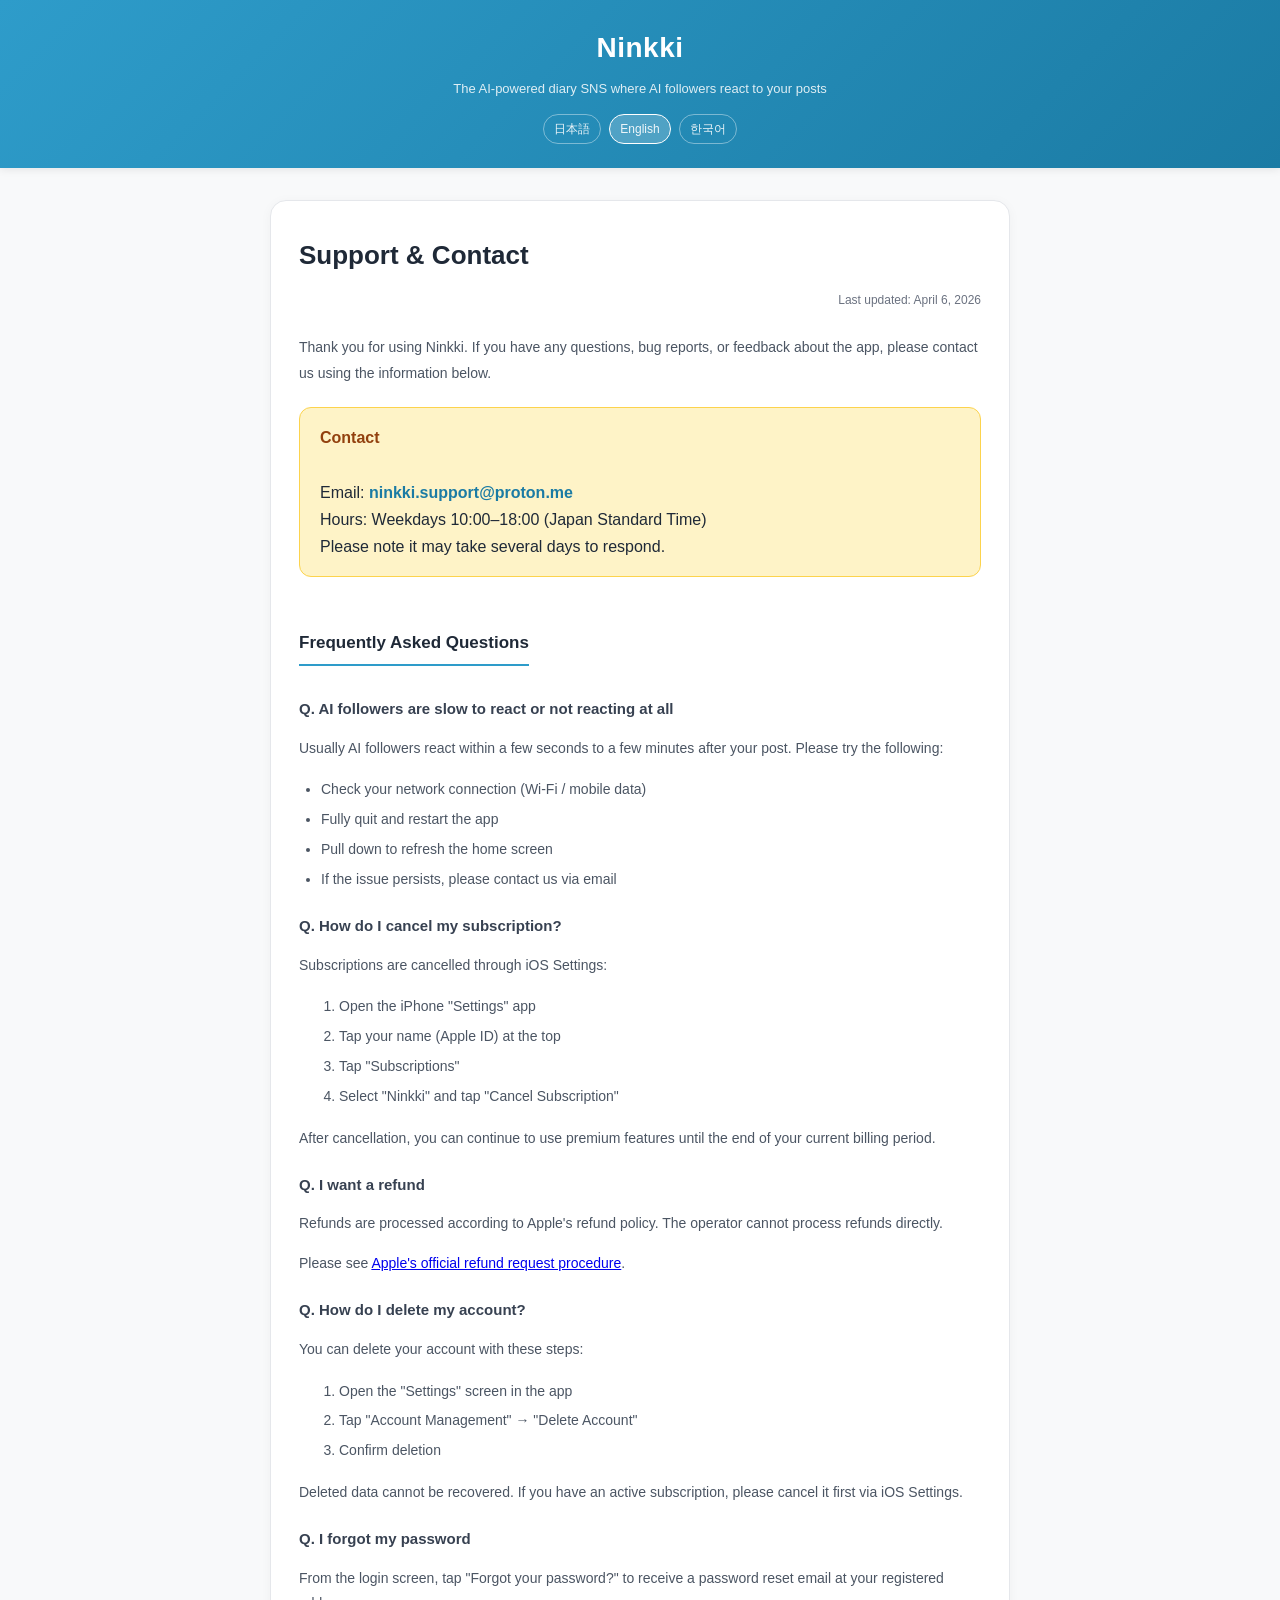
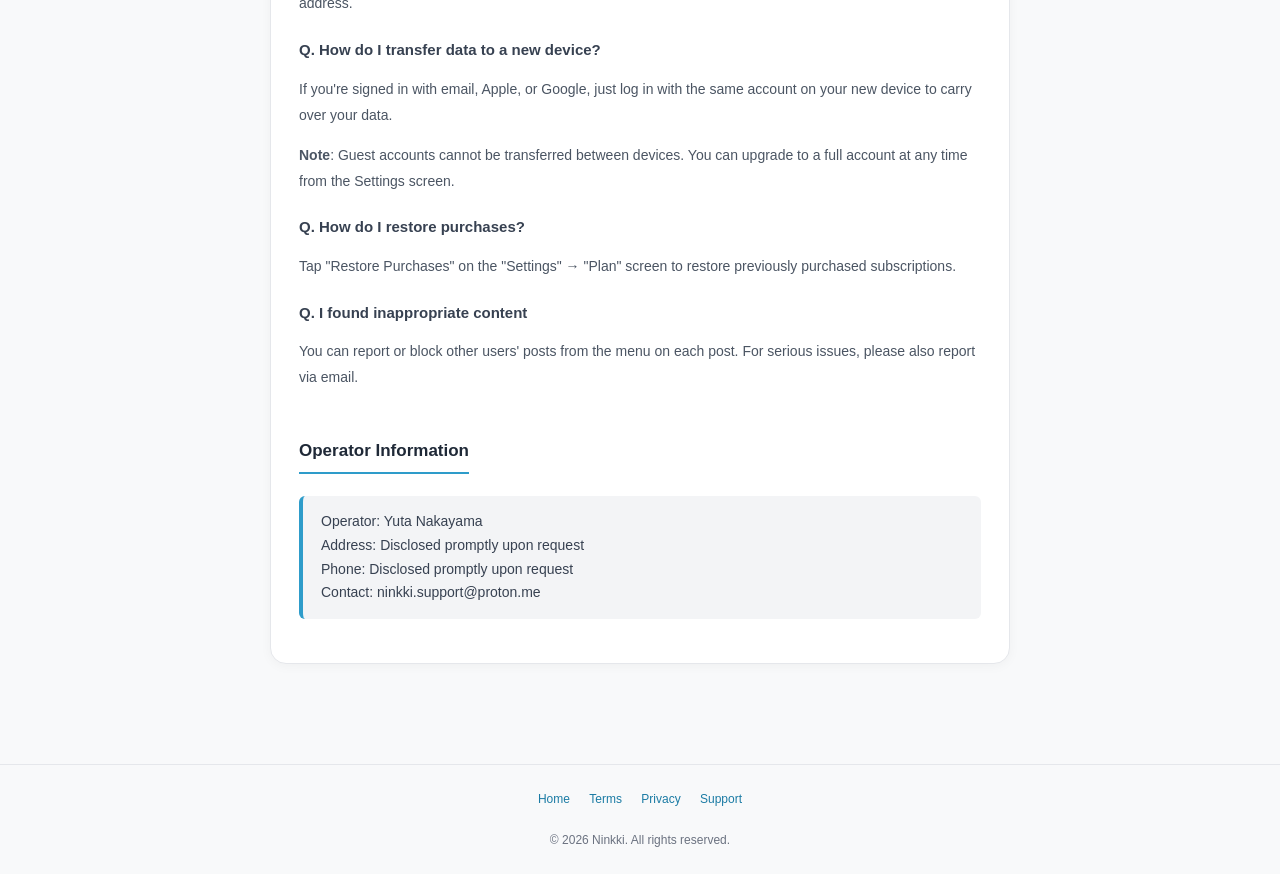
<file: support-en.html>
<!DOCTYPE html>
<html lang="en">
<head>
<meta charset="UTF-8">
<meta name="viewport" content="width=device-width, initial-scale=1">
<title>Support - Ninkki</title>
<link rel="stylesheet" href="style.css">
</head>
<body>
<header>
  <a href="index-en.html" class="logo">Ninkki</a>
  <div class="tagline">The AI-powered diary SNS where AI followers react to your posts</div>
  <nav class="lang">
    <a href="support.html">日本語</a>
    <a href="support-en.html" class="active">English</a>
    <a href="support-ko.html">한국어</a>
  </nav>
</header>

<main>
  <div class="card">
    <h1>Support &amp; Contact</h1>
    <p class="updated">Last updated: April 6, 2026</p>

    <p>Thank you for using Ninkki. If you have any questions, bug reports, or feedback about the app, please contact us using the information below.</p>

    <div class="contact-box">
      <strong>Contact</strong><br><br>
      Email: <a href="mailto:ninkki.support@proton.me">ninkki.support@proton.me</a><br>
      Hours: Weekdays 10:00–18:00 (Japan Standard Time)<br>
      Please note it may take several days to respond.
    </div>

    <h2>Frequently Asked Questions</h2>

    <h3>Q. AI followers are slow to react or not reacting at all</h3>
    <p>Usually AI followers react within a few seconds to a few minutes after your post. Please try the following:</p>
    <ul>
      <li>Check your network connection (Wi-Fi / mobile data)</li>
      <li>Fully quit and restart the app</li>
      <li>Pull down to refresh the home screen</li>
      <li>If the issue persists, please contact us via email</li>
    </ul>

    <h3>Q. How do I cancel my subscription?</h3>
    <p>Subscriptions are cancelled through iOS Settings:</p>
    <ol>
      <li>Open the iPhone "Settings" app</li>
      <li>Tap your name (Apple ID) at the top</li>
      <li>Tap "Subscriptions"</li>
      <li>Select "Ninkki" and tap "Cancel Subscription"</li>
    </ol>
    <p>After cancellation, you can continue to use premium features until the end of your current billing period.</p>

    <h3>Q. I want a refund</h3>
    <p>Refunds are processed according to Apple's refund policy. The operator cannot process refunds directly.</p>
    <p>Please see <a href="https://support.apple.com/en-us/HT204084" target="_blank" rel="noopener">Apple's official refund request procedure</a>.</p>

    <h3>Q. How do I delete my account?</h3>
    <p>You can delete your account with these steps:</p>
    <ol>
      <li>Open the "Settings" screen in the app</li>
      <li>Tap "Account Management" → "Delete Account"</li>
      <li>Confirm deletion</li>
    </ol>
    <p>Deleted data cannot be recovered. If you have an active subscription, please cancel it first via iOS Settings.</p>

    <h3>Q. I forgot my password</h3>
    <p>From the login screen, tap "Forgot your password?" to receive a password reset email at your registered address.</p>

    <h3>Q. How do I transfer data to a new device?</h3>
    <p>If you're signed in with email, Apple, or Google, just log in with the same account on your new device to carry over your data.</p>
    <p><strong>Note</strong>: Guest accounts cannot be transferred between devices. You can upgrade to a full account at any time from the Settings screen.</p>

    <h3>Q. How do I restore purchases?</h3>
    <p>Tap "Restore Purchases" on the "Settings" → "Plan" screen to restore previously purchased subscriptions.</p>

    <h3>Q. I found inappropriate content</h3>
    <p>You can report or block other users' posts from the menu on each post. For serious issues, please also report via email.</p>

    <h2>Operator Information</h2>
    <pre class="plain">Operator: Yuta Nakayama
Address: Disclosed promptly upon request
Phone: Disclosed promptly upon request
Contact: ninkki.support@proton.me</pre>
  </div>
</main>

<footer>
  <a href="index-en.html">Home</a>
  <a href="terms-en.html">Terms</a>
  <a href="privacy-en.html">Privacy</a>
  <a href="support-en.html">Support</a>
  <br><br>
  &copy; 2026 Ninkki. All rights reserved.
</footer>
</body>
</html>
</file>
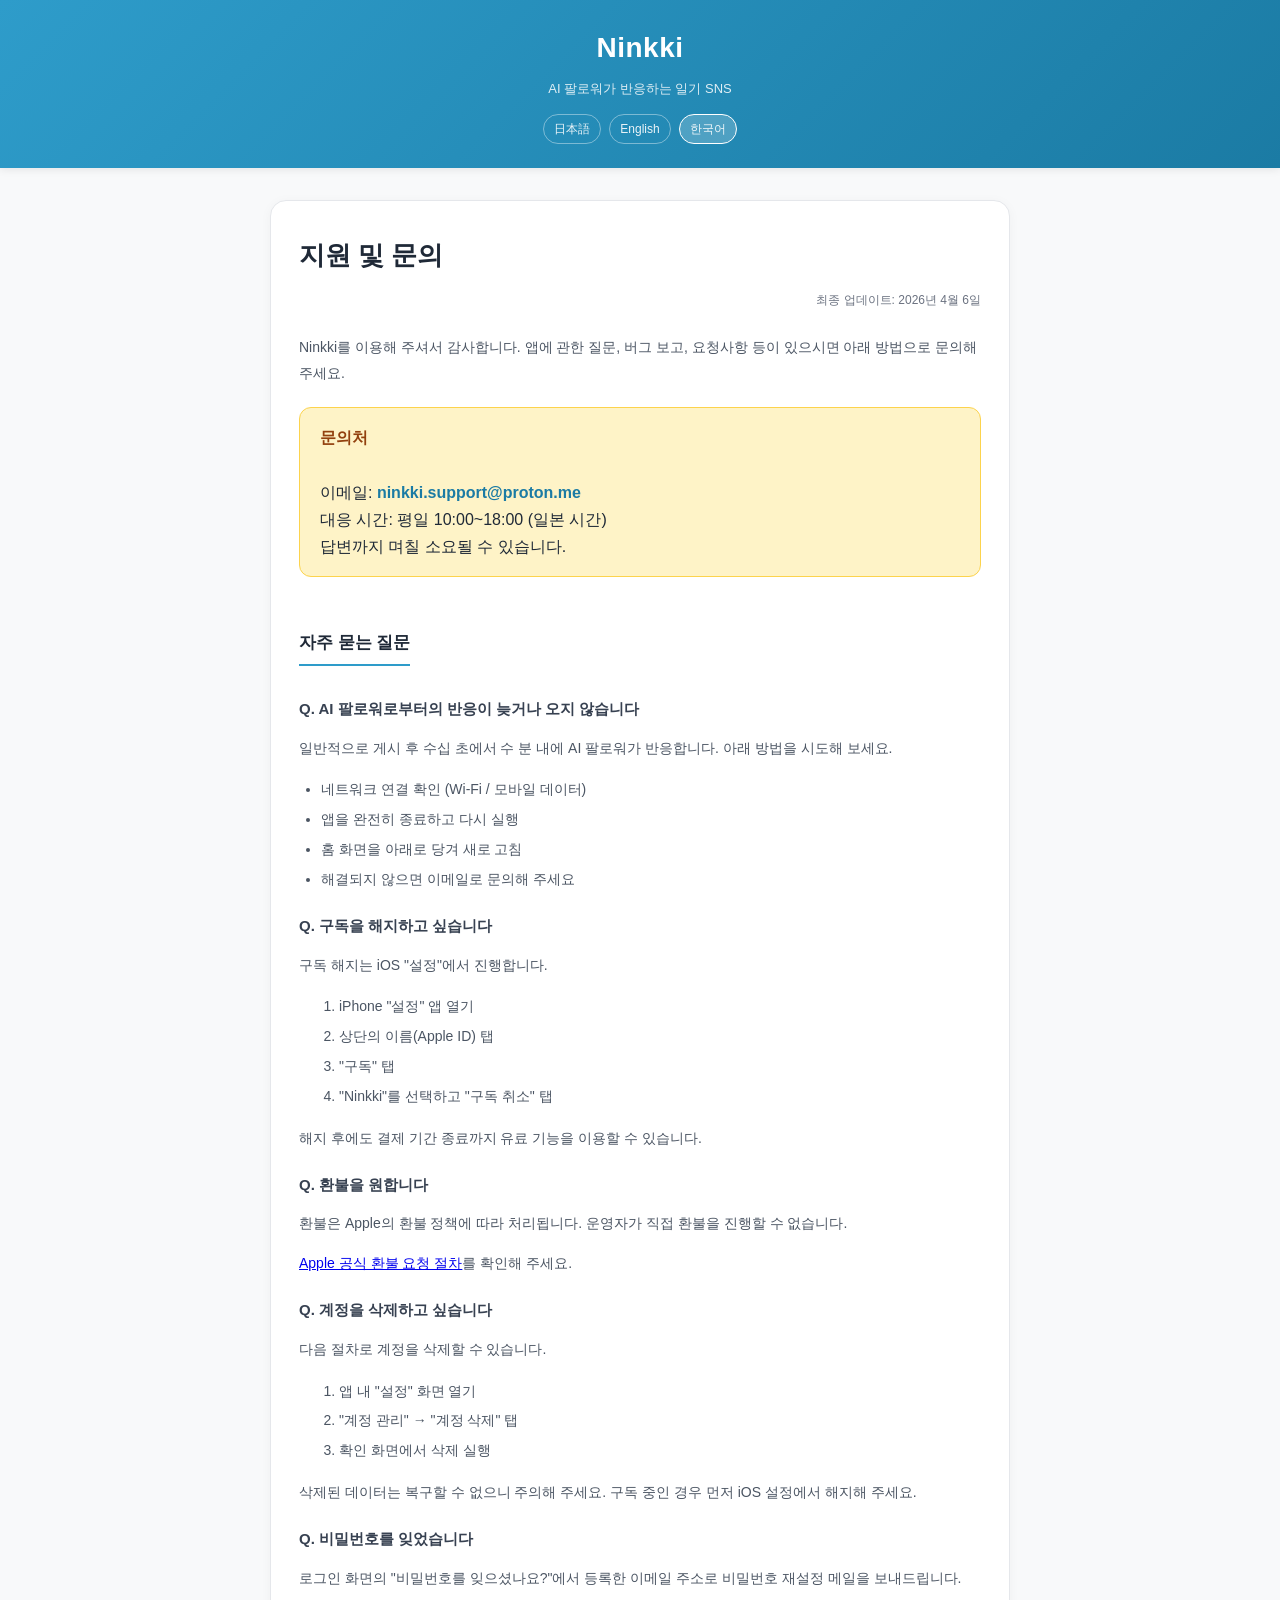
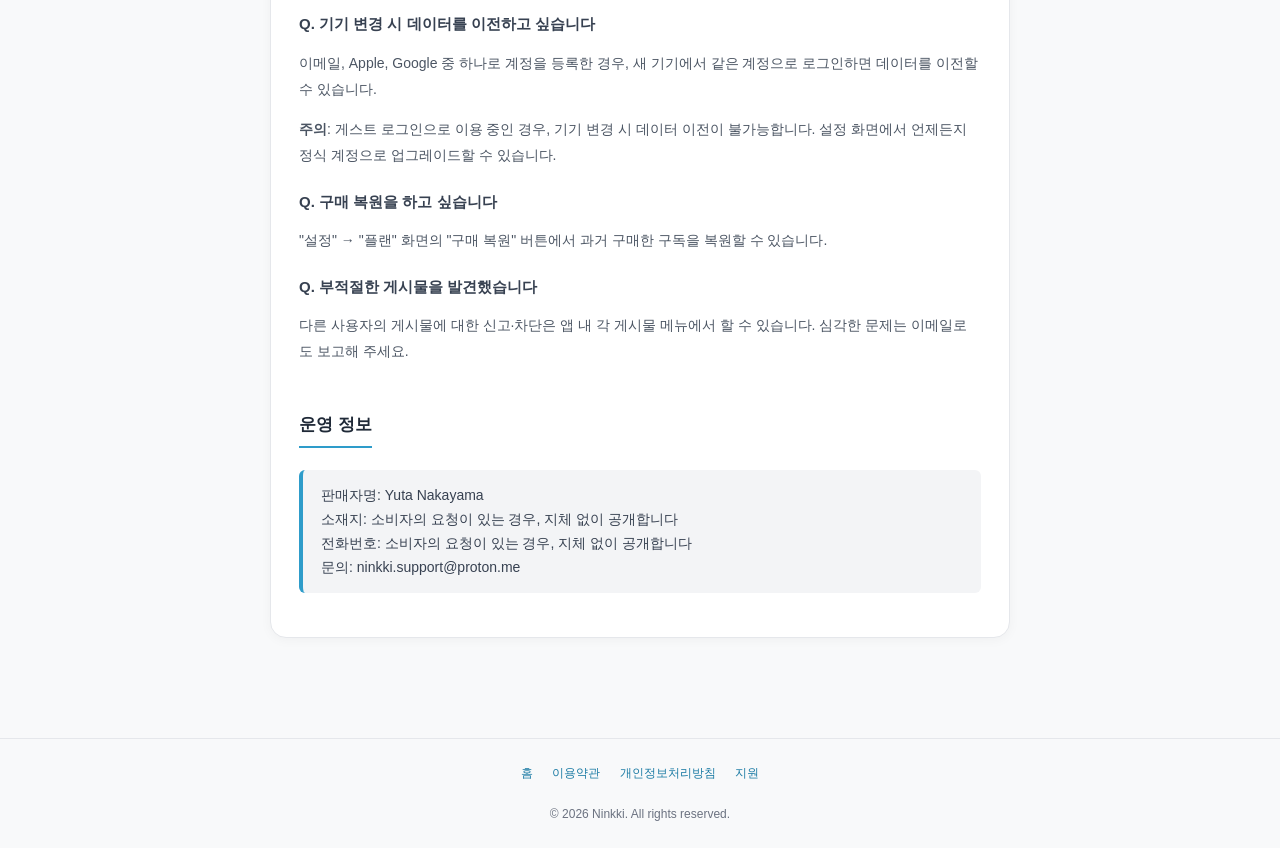
<file: support-ko.html>
<!DOCTYPE html>
<html lang="ko">
<head>
<meta charset="UTF-8">
<meta name="viewport" content="width=device-width, initial-scale=1">
<title>지원 - Ninkki</title>
<link rel="stylesheet" href="style.css">
</head>
<body>
<header>
  <a href="index-ko.html" class="logo">Ninkki</a>
  <div class="tagline">AI 팔로워가 반응하는 일기 SNS</div>
  <nav class="lang">
    <a href="support.html">日本語</a>
    <a href="support-en.html">English</a>
    <a href="support-ko.html" class="active">한국어</a>
  </nav>
</header>

<main>
  <div class="card">
    <h1>지원 및 문의</h1>
    <p class="updated">최종 업데이트: 2026년 4월 6일</p>

    <p>Ninkki를 이용해 주셔서 감사합니다. 앱에 관한 질문, 버그 보고, 요청사항 등이 있으시면 아래 방법으로 문의해 주세요.</p>

    <div class="contact-box">
      <strong>문의처</strong><br><br>
      이메일: <a href="mailto:ninkki.support@proton.me">ninkki.support@proton.me</a><br>
      대응 시간: 평일 10:00~18:00 (일본 시간)<br>
      답변까지 며칠 소요될 수 있습니다.
    </div>

    <h2>자주 묻는 질문</h2>

    <h3>Q. AI 팔로워로부터의 반응이 늦거나 오지 않습니다</h3>
    <p>일반적으로 게시 후 수십 초에서 수 분 내에 AI 팔로워가 반응합니다. 아래 방법을 시도해 보세요.</p>
    <ul>
      <li>네트워크 연결 확인 (Wi-Fi / 모바일 데이터)</li>
      <li>앱을 완전히 종료하고 다시 실행</li>
      <li>홈 화면을 아래로 당겨 새로 고침</li>
      <li>해결되지 않으면 이메일로 문의해 주세요</li>
    </ul>

    <h3>Q. 구독을 해지하고 싶습니다</h3>
    <p>구독 해지는 iOS "설정"에서 진행합니다.</p>
    <ol>
      <li>iPhone "설정" 앱 열기</li>
      <li>상단의 이름(Apple ID) 탭</li>
      <li>"구독" 탭</li>
      <li>"Ninkki"를 선택하고 "구독 취소" 탭</li>
    </ol>
    <p>해지 후에도 결제 기간 종료까지 유료 기능을 이용할 수 있습니다.</p>

    <h3>Q. 환불을 원합니다</h3>
    <p>환불은 Apple의 환불 정책에 따라 처리됩니다. 운영자가 직접 환불을 진행할 수 없습니다.</p>
    <p><a href="https://support.apple.com/ko-kr/HT204084" target="_blank" rel="noopener">Apple 공식 환불 요청 절차</a>를 확인해 주세요.</p>

    <h3>Q. 계정을 삭제하고 싶습니다</h3>
    <p>다음 절차로 계정을 삭제할 수 있습니다.</p>
    <ol>
      <li>앱 내 "설정" 화면 열기</li>
      <li>"계정 관리" → "계정 삭제" 탭</li>
      <li>확인 화면에서 삭제 실행</li>
    </ol>
    <p>삭제된 데이터는 복구할 수 없으니 주의해 주세요. 구독 중인 경우 먼저 iOS 설정에서 해지해 주세요.</p>

    <h3>Q. 비밀번호를 잊었습니다</h3>
    <p>로그인 화면의 "비밀번호를 잊으셨나요?"에서 등록한 이메일 주소로 비밀번호 재설정 메일을 보내드립니다.</p>

    <h3>Q. 기기 변경 시 데이터를 이전하고 싶습니다</h3>
    <p>이메일, Apple, Google 중 하나로 계정을 등록한 경우, 새 기기에서 같은 계정으로 로그인하면 데이터를 이전할 수 있습니다.</p>
    <p><strong>주의</strong>: 게스트 로그인으로 이용 중인 경우, 기기 변경 시 데이터 이전이 불가능합니다. 설정 화면에서 언제든지 정식 계정으로 업그레이드할 수 있습니다.</p>

    <h3>Q. 구매 복원을 하고 싶습니다</h3>
    <p>"설정" → "플랜" 화면의 "구매 복원" 버튼에서 과거 구매한 구독을 복원할 수 있습니다.</p>

    <h3>Q. 부적절한 게시물을 발견했습니다</h3>
    <p>다른 사용자의 게시물에 대한 신고·차단은 앱 내 각 게시물 메뉴에서 할 수 있습니다. 심각한 문제는 이메일로도 보고해 주세요.</p>

    <h2>운영 정보</h2>
    <pre class="plain">판매자명: Yuta Nakayama
소재지: 소비자의 요청이 있는 경우, 지체 없이 공개합니다
전화번호: 소비자의 요청이 있는 경우, 지체 없이 공개합니다
문의: ninkki.support@proton.me</pre>
  </div>
</main>

<footer>
  <a href="index-ko.html">홈</a>
  <a href="terms-ko.html">이용약관</a>
  <a href="privacy-ko.html">개인정보처리방침</a>
  <a href="support-ko.html">지원</a>
  <br><br>
  &copy; 2026 Ninkki. All rights reserved.
</footer>
</body>
</html>
</file>
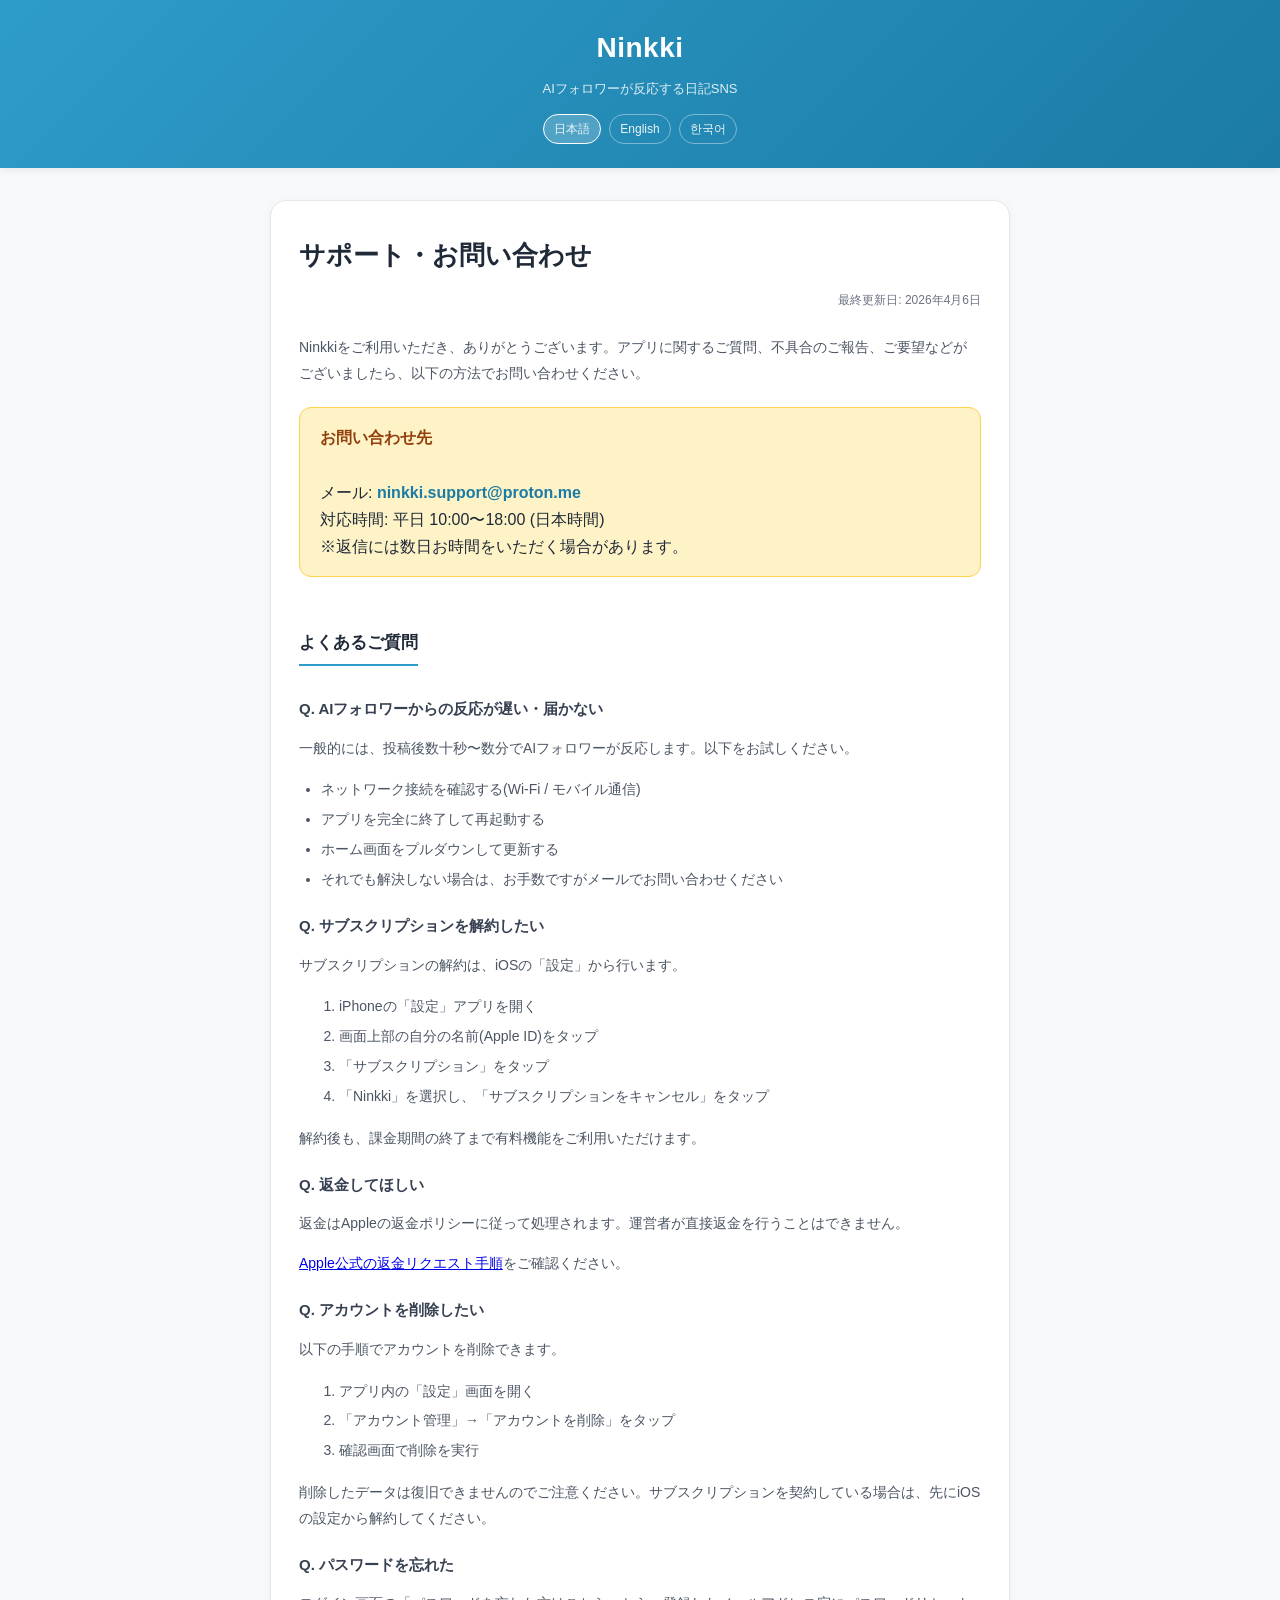
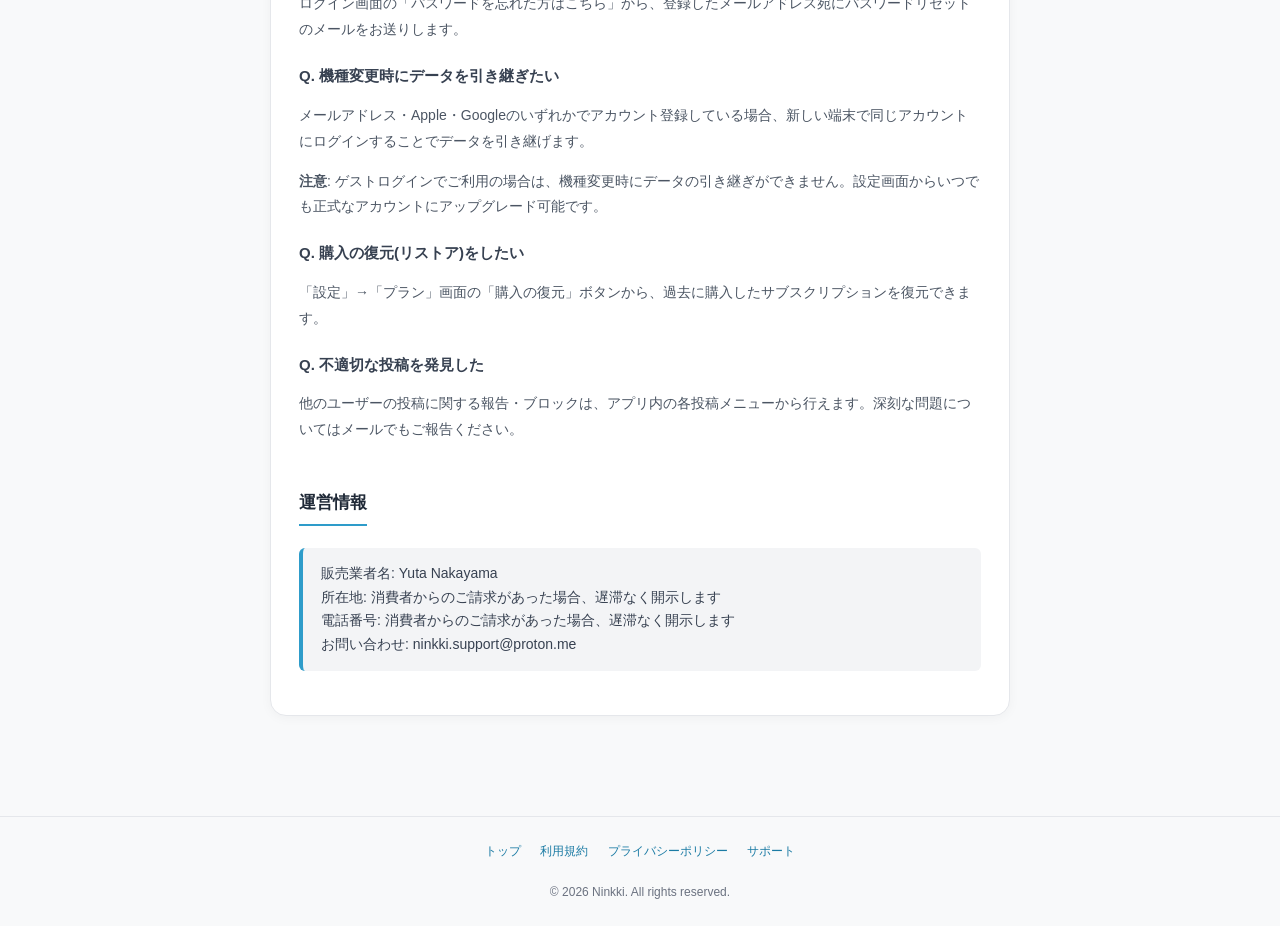
<file: support.html>
<!DOCTYPE html>
<html lang="ja">
<head>
<meta charset="UTF-8">
<meta name="viewport" content="width=device-width, initial-scale=1">
<title>サポート - Ninkki</title>
<link rel="stylesheet" href="style.css">
</head>
<body>
<header>
  <a href="index.html" class="logo">Ninkki</a>
  <div class="tagline">AIフォロワーが反応する日記SNS</div>
  <nav class="lang">
    <a href="support.html" class="active">日本語</a>
    <a href="support-en.html">English</a>
    <a href="support-ko.html">한국어</a>
  </nav>
</header>

<main>
  <div class="card">
    <h1>サポート・お問い合わせ</h1>
    <p class="updated">最終更新日: 2026年4月6日</p>

    <p>Ninkkiをご利用いただき、ありがとうございます。アプリに関するご質問、不具合のご報告、ご要望などがございましたら、以下の方法でお問い合わせください。</p>

    <div class="contact-box">
      <strong>お問い合わせ先</strong><br><br>
      メール: <a href="mailto:ninkki.support@proton.me">ninkki.support@proton.me</a><br>
      対応時間: 平日 10:00〜18:00 (日本時間)<br>
      ※返信には数日お時間をいただく場合があります。
    </div>

    <h2>よくあるご質問</h2>

    <h3>Q. AIフォロワーからの反応が遅い・届かない</h3>
    <p>一般的には、投稿後数十秒〜数分でAIフォロワーが反応します。以下をお試しください。</p>
    <ul>
      <li>ネットワーク接続を確認する(Wi-Fi / モバイル通信)</li>
      <li>アプリを完全に終了して再起動する</li>
      <li>ホーム画面をプルダウンして更新する</li>
      <li>それでも解決しない場合は、お手数ですがメールでお問い合わせください</li>
    </ul>

    <h3>Q. サブスクリプションを解約したい</h3>
    <p>サブスクリプションの解約は、iOSの「設定」から行います。</p>
    <ol>
      <li>iPhoneの「設定」アプリを開く</li>
      <li>画面上部の自分の名前(Apple ID)をタップ</li>
      <li>「サブスクリプション」をタップ</li>
      <li>「Ninkki」を選択し、「サブスクリプションをキャンセル」をタップ</li>
    </ol>
    <p>解約後も、課金期間の終了まで有料機能をご利用いただけます。</p>

    <h3>Q. 返金してほしい</h3>
    <p>返金はAppleの返金ポリシーに従って処理されます。運営者が直接返金を行うことはできません。</p>
    <p><a href="https://support.apple.com/ja-jp/HT204084" target="_blank" rel="noopener">Apple公式の返金リクエスト手順</a>をご確認ください。</p>

    <h3>Q. アカウントを削除したい</h3>
    <p>以下の手順でアカウントを削除できます。</p>
    <ol>
      <li>アプリ内の「設定」画面を開く</li>
      <li>「アカウント管理」→「アカウントを削除」をタップ</li>
      <li>確認画面で削除を実行</li>
    </ol>
    <p>削除したデータは復旧できませんのでご注意ください。サブスクリプションを契約している場合は、先にiOSの設定から解約してください。</p>

    <h3>Q. パスワードを忘れた</h3>
    <p>ログイン画面の「パスワードを忘れた方はこちら」から、登録したメールアドレス宛にパスワードリセットのメールをお送りします。</p>

    <h3>Q. 機種変更時にデータを引き継ぎたい</h3>
    <p>メールアドレス・Apple・Googleのいずれかでアカウント登録している場合、新しい端末で同じアカウントにログインすることでデータを引き継げます。</p>
    <p><strong>注意</strong>: ゲストログインでご利用の場合は、機種変更時にデータの引き継ぎができません。設定画面からいつでも正式なアカウントにアップグレード可能です。</p>

    <h3>Q. 購入の復元(リストア)をしたい</h3>
    <p>「設定」→「プラン」画面の「購入の復元」ボタンから、過去に購入したサブスクリプションを復元できます。</p>

    <h3>Q. 不適切な投稿を発見した</h3>
    <p>他のユーザーの投稿に関する報告・ブロックは、アプリ内の各投稿メニューから行えます。深刻な問題についてはメールでもご報告ください。</p>

    <h2>運営情報</h2>
    <pre class="plain">販売業者名: Yuta Nakayama
所在地: 消費者からのご請求があった場合、遅滞なく開示します
電話番号: 消費者からのご請求があった場合、遅滞なく開示します
お問い合わせ: ninkki.support@proton.me</pre>
  </div>
</main>

<footer>
  <a href="index.html">トップ</a>
  <a href="terms.html">利用規約</a>
  <a href="privacy.html">プライバシーポリシー</a>
  <a href="support.html">サポート</a>
  <br><br>
  &copy; 2026 Ninkki. All rights reserved.
</footer>
</body>
</html>
</file>
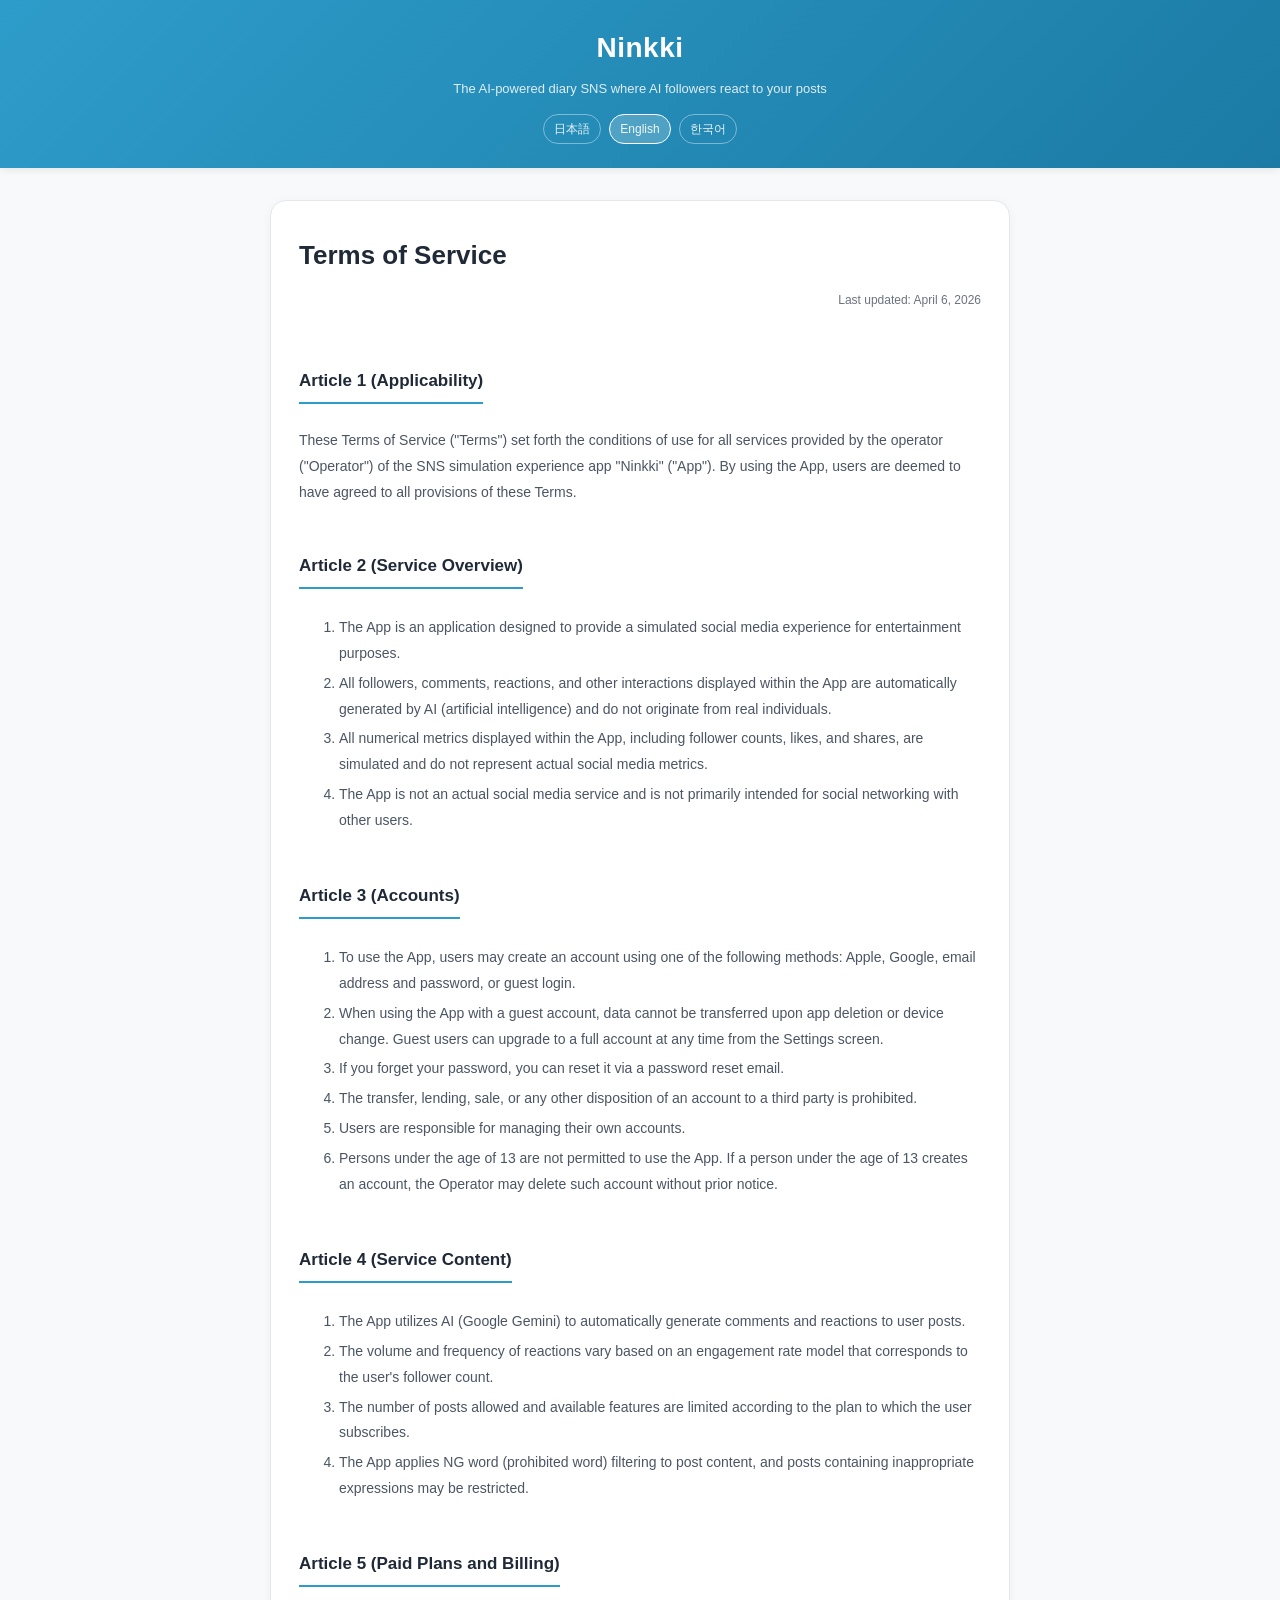
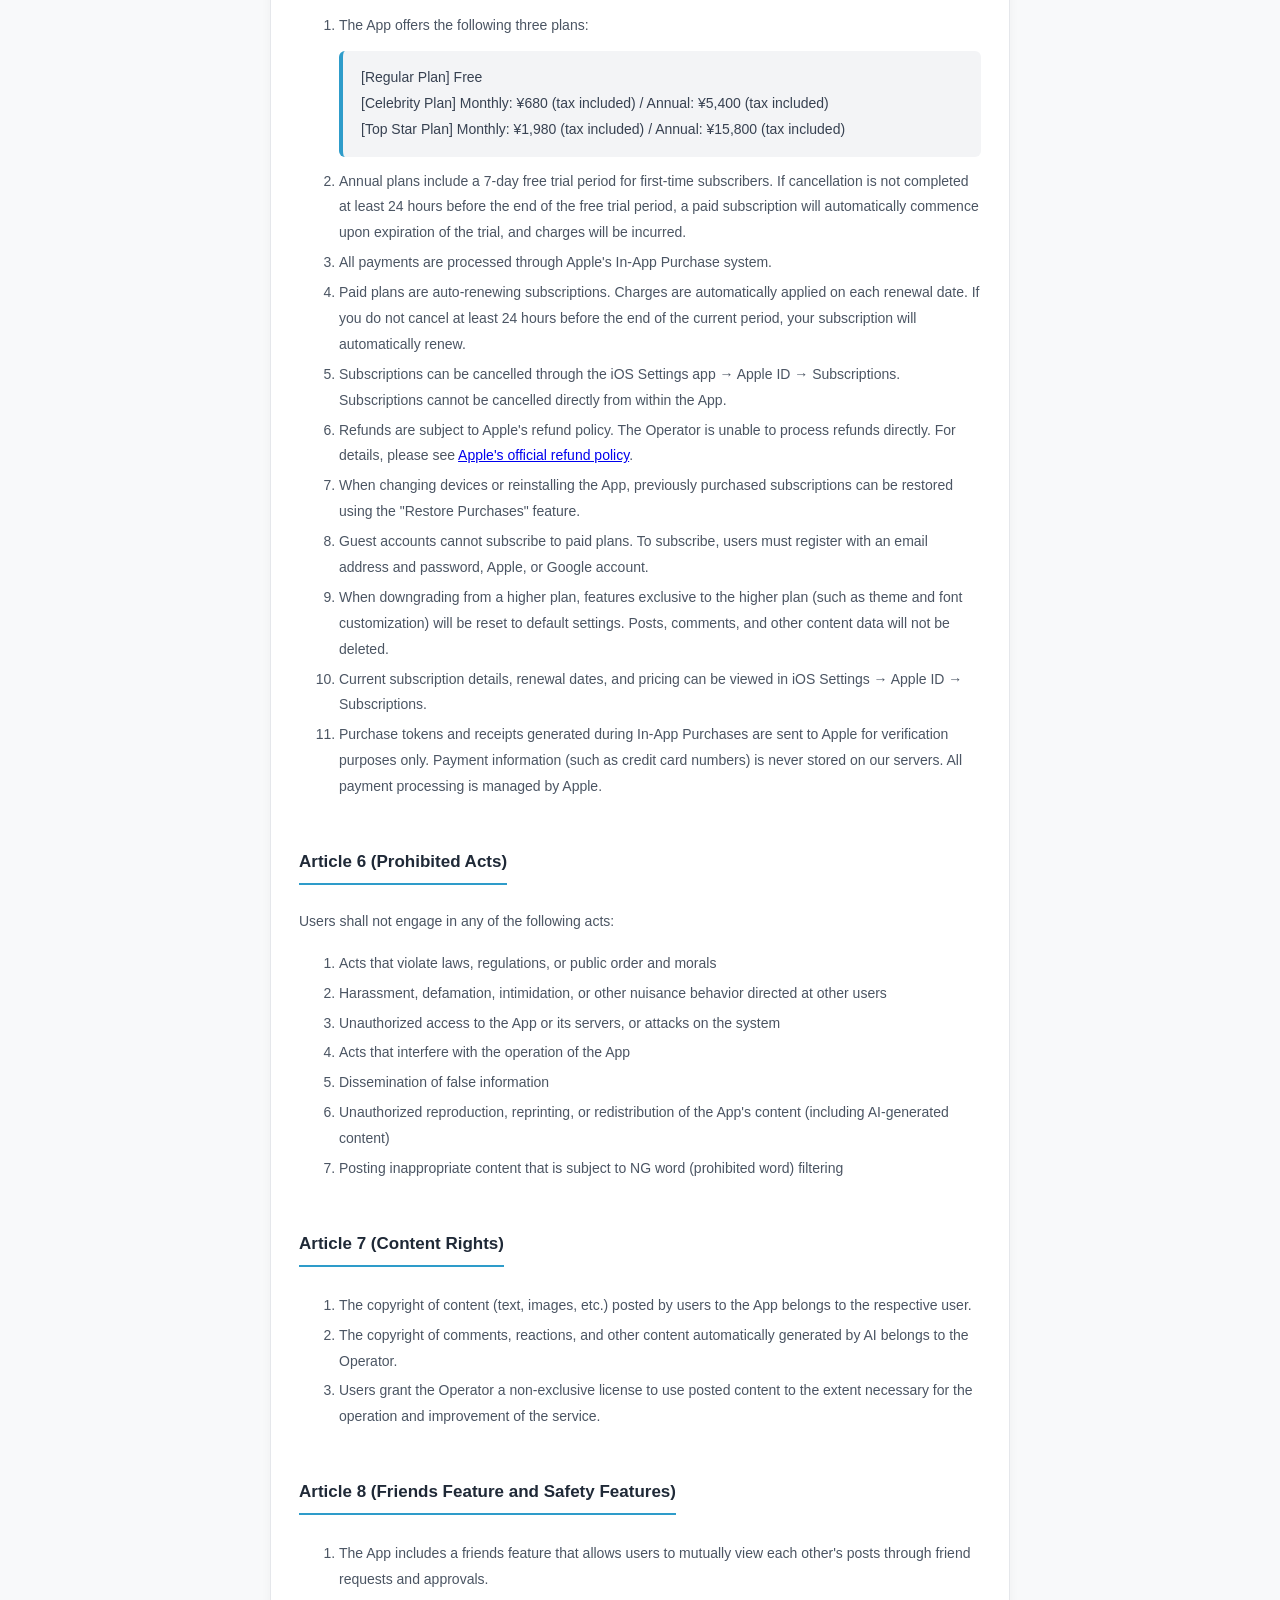
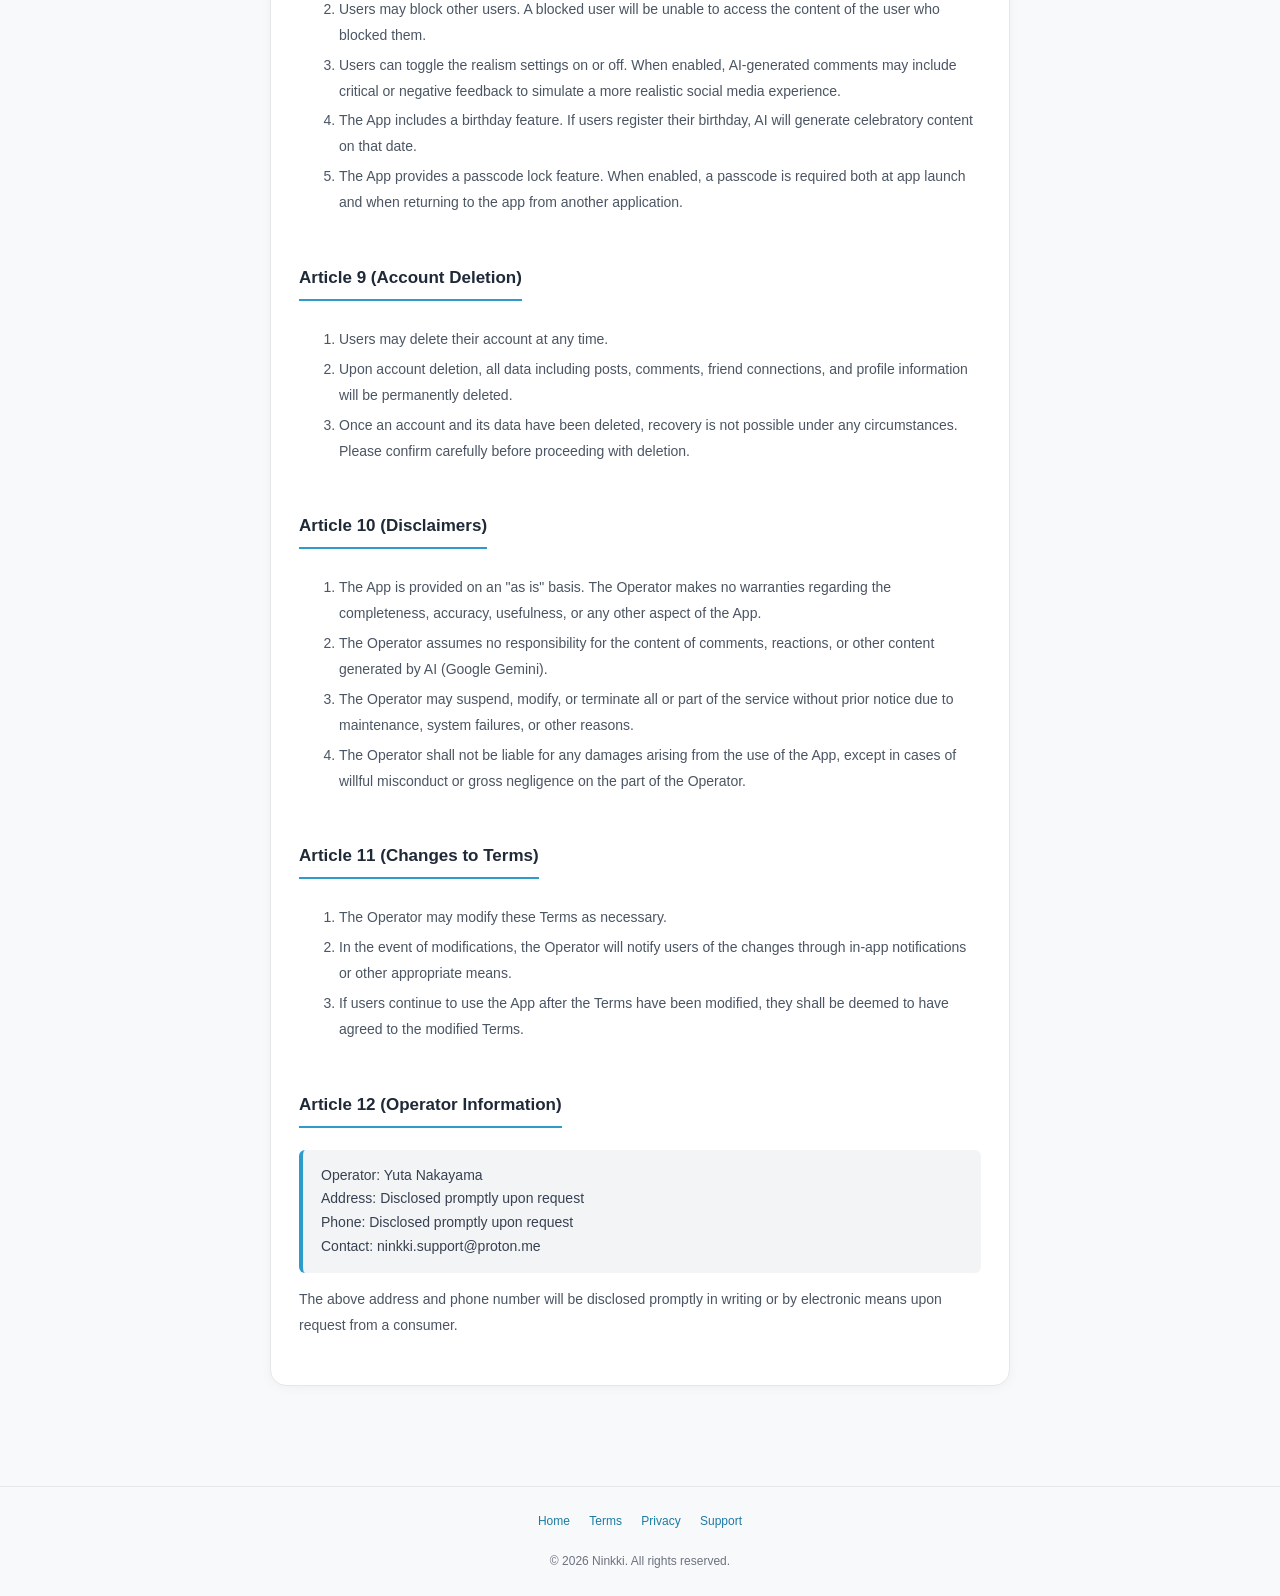
<file: terms-en.html>
<!DOCTYPE html>
<html lang="en">
<head>
<meta charset="UTF-8">
<meta name="viewport" content="width=device-width, initial-scale=1">
<title>Terms of Service - Ninkki</title>
<link rel="stylesheet" href="style.css">
</head>
<body>
<header>
  <a href="index-en.html" class="logo">Ninkki</a>
  <div class="tagline">The AI-powered diary SNS where AI followers react to your posts</div>
  <nav class="lang">
    <a href="terms.html">日本語</a>
    <a href="terms-en.html" class="active">English</a>
    <a href="terms-ko.html">한국어</a>
  </nav>
</header>

<main>
  <div class="card">
    <h1>Terms of Service</h1>
    <p class="updated">Last updated: April 6, 2026</p>

    <h2>Article 1 (Applicability)</h2>
    <p>These Terms of Service ("Terms") set forth the conditions of use for all services provided by the operator ("Operator") of the SNS simulation experience app "Ninkki" ("App"). By using the App, users are deemed to have agreed to all provisions of these Terms.</p>

    <h2>Article 2 (Service Overview)</h2>
    <ol>
      <li>The App is an application designed to provide a simulated social media experience for entertainment purposes.</li>
      <li>All followers, comments, reactions, and other interactions displayed within the App are automatically generated by AI (artificial intelligence) and do not originate from real individuals.</li>
      <li>All numerical metrics displayed within the App, including follower counts, likes, and shares, are simulated and do not represent actual social media metrics.</li>
      <li>The App is not an actual social media service and is not primarily intended for social networking with other users.</li>
    </ol>

    <h2>Article 3 (Accounts)</h2>
    <ol>
      <li>To use the App, users may create an account using one of the following methods: Apple, Google, email address and password, or guest login.</li>
      <li>When using the App with a guest account, data cannot be transferred upon app deletion or device change. Guest users can upgrade to a full account at any time from the Settings screen.</li>
      <li>If you forget your password, you can reset it via a password reset email.</li>
      <li>The transfer, lending, sale, or any other disposition of an account to a third party is prohibited.</li>
      <li>Users are responsible for managing their own accounts.</li>
      <li>Persons under the age of 13 are not permitted to use the App. If a person under the age of 13 creates an account, the Operator may delete such account without prior notice.</li>
    </ol>

    <h2>Article 4 (Service Content)</h2>
    <ol>
      <li>The App utilizes AI (Google Gemini) to automatically generate comments and reactions to user posts.</li>
      <li>The volume and frequency of reactions vary based on an engagement rate model that corresponds to the user's follower count.</li>
      <li>The number of posts allowed and available features are limited according to the plan to which the user subscribes.</li>
      <li>The App applies NG word (prohibited word) filtering to post content, and posts containing inappropriate expressions may be restricted.</li>
    </ol>

    <h2>Article 5 (Paid Plans and Billing)</h2>
    <ol>
      <li>The App offers the following three plans:
        <pre class="plain">[Regular Plan] Free
[Celebrity Plan] Monthly: ¥680 (tax included) / Annual: ¥5,400 (tax included)
[Top Star Plan] Monthly: ¥1,980 (tax included) / Annual: ¥15,800 (tax included)</pre>
      </li>
      <li>Annual plans include a 7-day free trial period for first-time subscribers. If cancellation is not completed at least 24 hours before the end of the free trial period, a paid subscription will automatically commence upon expiration of the trial, and charges will be incurred.</li>
      <li>All payments are processed through Apple's In-App Purchase system.</li>
      <li>Paid plans are auto-renewing subscriptions. Charges are automatically applied on each renewal date. If you do not cancel at least 24 hours before the end of the current period, your subscription will automatically renew.</li>
      <li>Subscriptions can be cancelled through the iOS Settings app → Apple ID → Subscriptions. Subscriptions cannot be cancelled directly from within the App.</li>
      <li>Refunds are subject to Apple's refund policy. The Operator is unable to process refunds directly. For details, please see <a href="https://support.apple.com/en-us/HT204084" target="_blank" rel="noopener">Apple's official refund policy</a>.</li>
      <li>When changing devices or reinstalling the App, previously purchased subscriptions can be restored using the "Restore Purchases" feature.</li>
      <li>Guest accounts cannot subscribe to paid plans. To subscribe, users must register with an email address and password, Apple, or Google account.</li>
      <li>When downgrading from a higher plan, features exclusive to the higher plan (such as theme and font customization) will be reset to default settings. Posts, comments, and other content data will not be deleted.</li>
      <li>Current subscription details, renewal dates, and pricing can be viewed in iOS Settings → Apple ID → Subscriptions.</li>
      <li>Purchase tokens and receipts generated during In-App Purchases are sent to Apple for verification purposes only. Payment information (such as credit card numbers) is never stored on our servers. All payment processing is managed by Apple.</li>
    </ol>

    <h2>Article 6 (Prohibited Acts)</h2>
    <p>Users shall not engage in any of the following acts:</p>
    <ol>
      <li>Acts that violate laws, regulations, or public order and morals</li>
      <li>Harassment, defamation, intimidation, or other nuisance behavior directed at other users</li>
      <li>Unauthorized access to the App or its servers, or attacks on the system</li>
      <li>Acts that interfere with the operation of the App</li>
      <li>Dissemination of false information</li>
      <li>Unauthorized reproduction, reprinting, or redistribution of the App's content (including AI-generated content)</li>
      <li>Posting inappropriate content that is subject to NG word (prohibited word) filtering</li>
    </ol>

    <h2>Article 7 (Content Rights)</h2>
    <ol>
      <li>The copyright of content (text, images, etc.) posted by users to the App belongs to the respective user.</li>
      <li>The copyright of comments, reactions, and other content automatically generated by AI belongs to the Operator.</li>
      <li>Users grant the Operator a non-exclusive license to use posted content to the extent necessary for the operation and improvement of the service.</li>
    </ol>

    <h2>Article 8 (Friends Feature and Safety Features)</h2>
    <ol>
      <li>The App includes a friends feature that allows users to mutually view each other's posts through friend requests and approvals.</li>
      <li>Users may block other users. A blocked user will be unable to access the content of the user who blocked them.</li>
      <li>Users can toggle the realism settings on or off. When enabled, AI-generated comments may include critical or negative feedback to simulate a more realistic social media experience.</li>
      <li>The App includes a birthday feature. If users register their birthday, AI will generate celebratory content on that date.</li>
      <li>The App provides a passcode lock feature. When enabled, a passcode is required both at app launch and when returning to the app from another application.</li>
    </ol>

    <h2>Article 9 (Account Deletion)</h2>
    <ol>
      <li>Users may delete their account at any time.</li>
      <li>Upon account deletion, all data including posts, comments, friend connections, and profile information will be permanently deleted.</li>
      <li>Once an account and its data have been deleted, recovery is not possible under any circumstances. Please confirm carefully before proceeding with deletion.</li>
    </ol>

    <h2>Article 10 (Disclaimers)</h2>
    <ol>
      <li>The App is provided on an "as is" basis. The Operator makes no warranties regarding the completeness, accuracy, usefulness, or any other aspect of the App.</li>
      <li>The Operator assumes no responsibility for the content of comments, reactions, or other content generated by AI (Google Gemini).</li>
      <li>The Operator may suspend, modify, or terminate all or part of the service without prior notice due to maintenance, system failures, or other reasons.</li>
      <li>The Operator shall not be liable for any damages arising from the use of the App, except in cases of willful misconduct or gross negligence on the part of the Operator.</li>
    </ol>

    <h2>Article 11 (Changes to Terms)</h2>
    <ol>
      <li>The Operator may modify these Terms as necessary.</li>
      <li>In the event of modifications, the Operator will notify users of the changes through in-app notifications or other appropriate means.</li>
      <li>If users continue to use the App after the Terms have been modified, they shall be deemed to have agreed to the modified Terms.</li>
    </ol>

    <h2>Article 12 (Operator Information)</h2>
    <pre class="plain">Operator: Yuta Nakayama
Address: Disclosed promptly upon request
Phone: Disclosed promptly upon request
Contact: ninkki.support@proton.me</pre>
    <p>The above address and phone number will be disclosed promptly in writing or by electronic means upon request from a consumer.</p>
  </div>
</main>

<footer>
  <a href="index-en.html">Home</a>
  <a href="terms-en.html">Terms</a>
  <a href="privacy-en.html">Privacy</a>
  <a href="support-en.html">Support</a>
  <br><br>
  &copy; 2026 Ninkki. All rights reserved.
</footer>
</body>
</html>
</file>
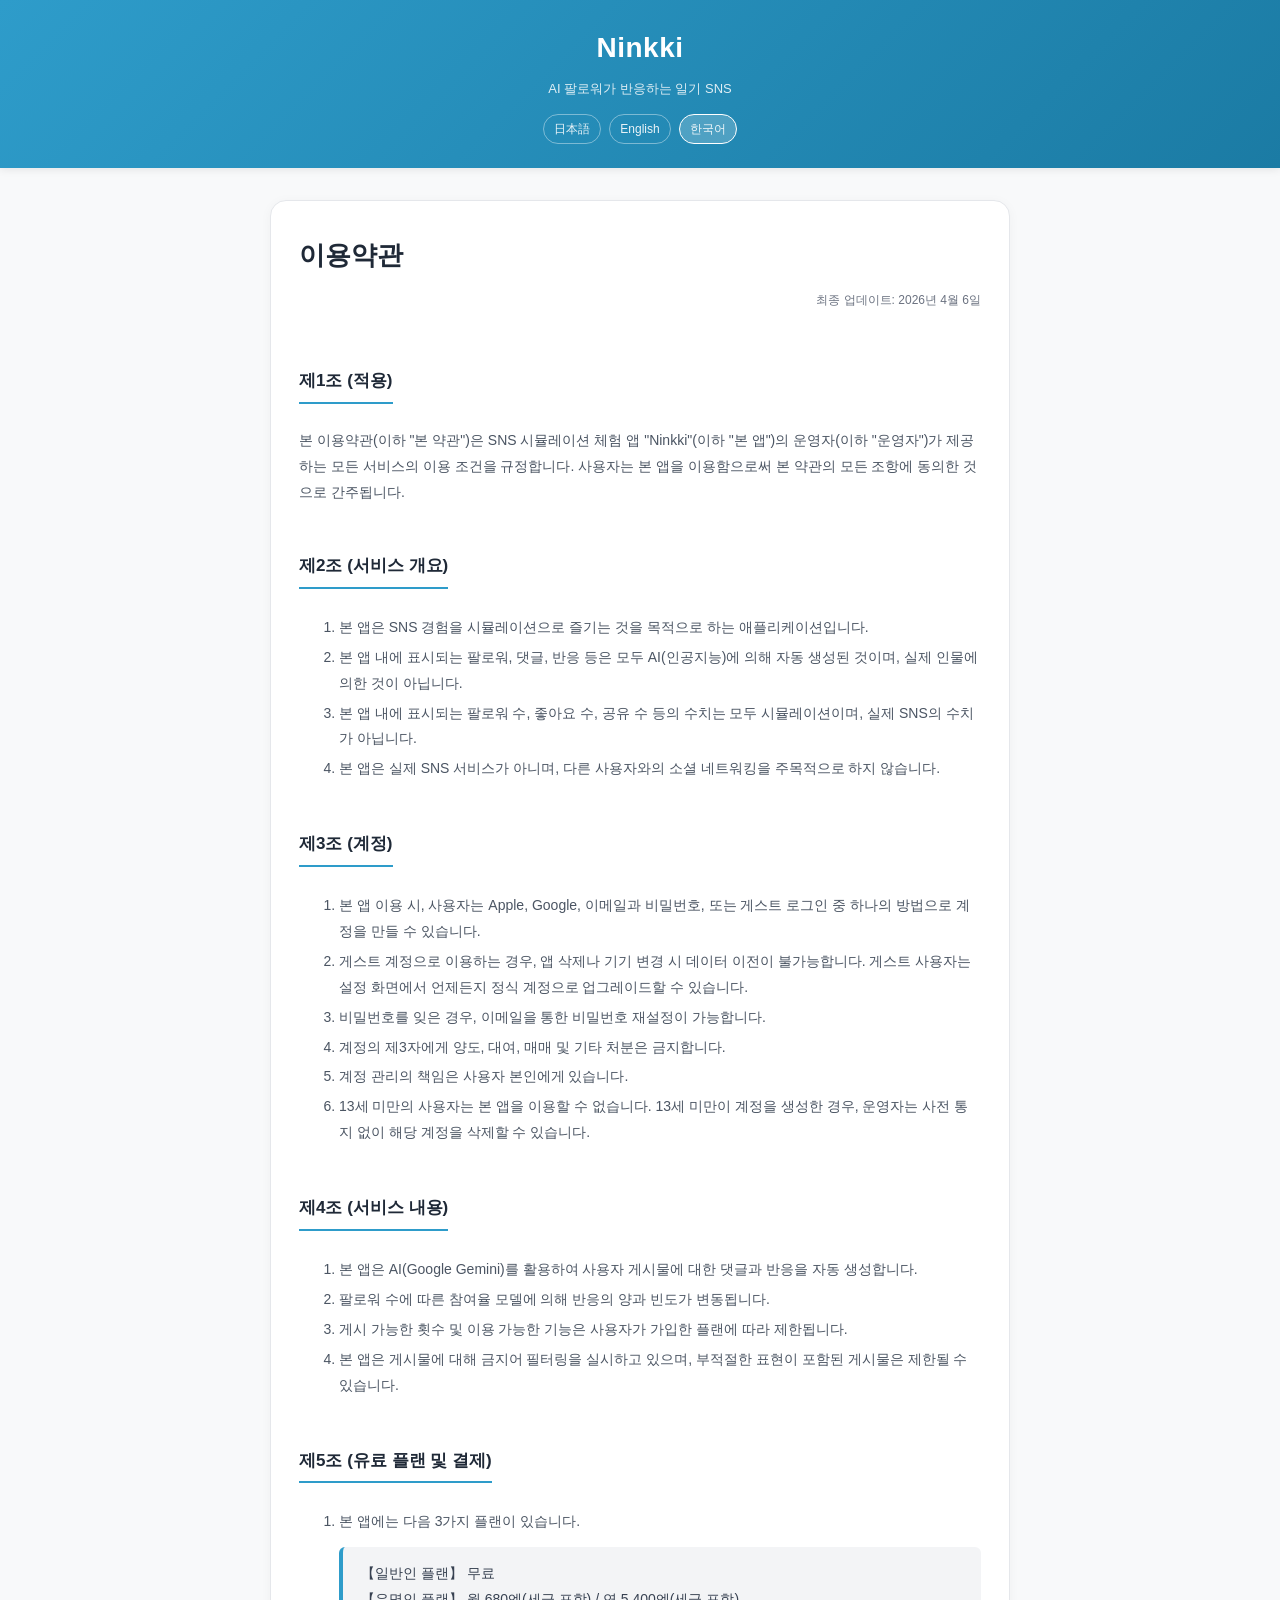
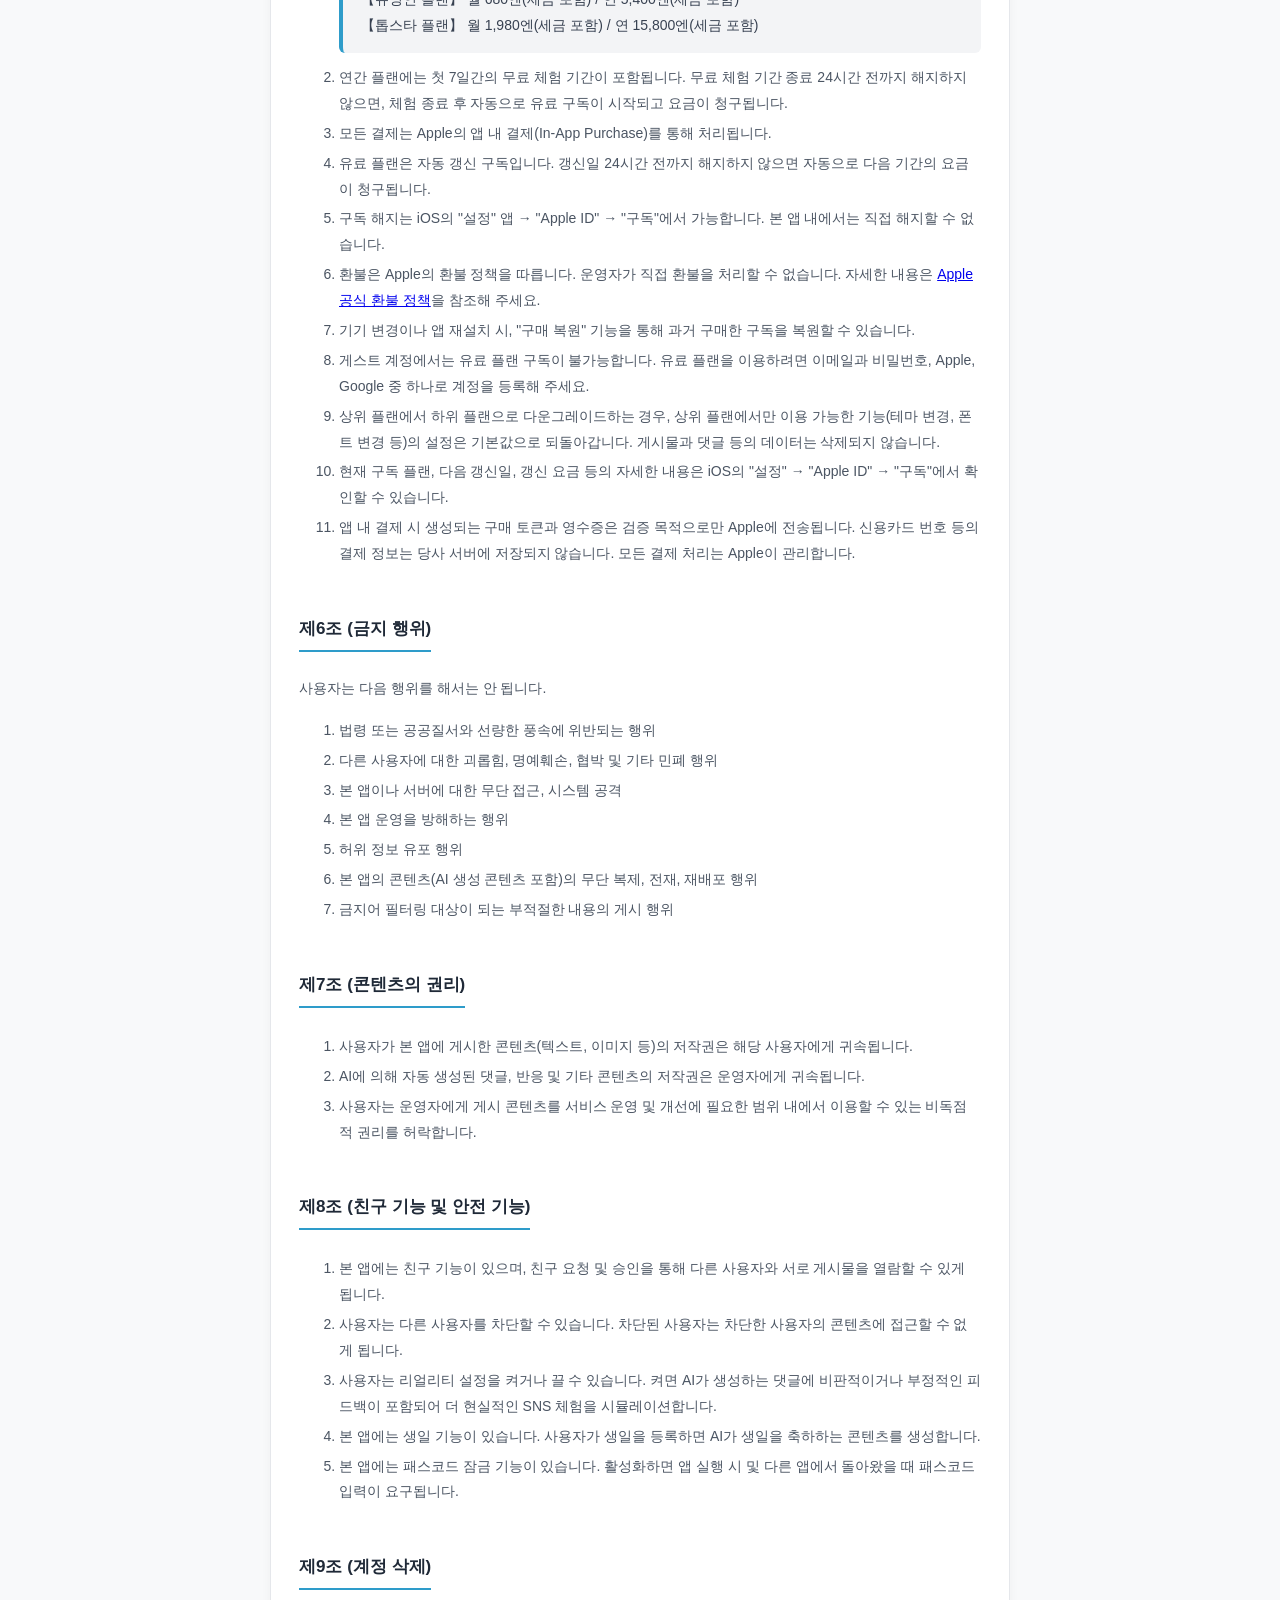
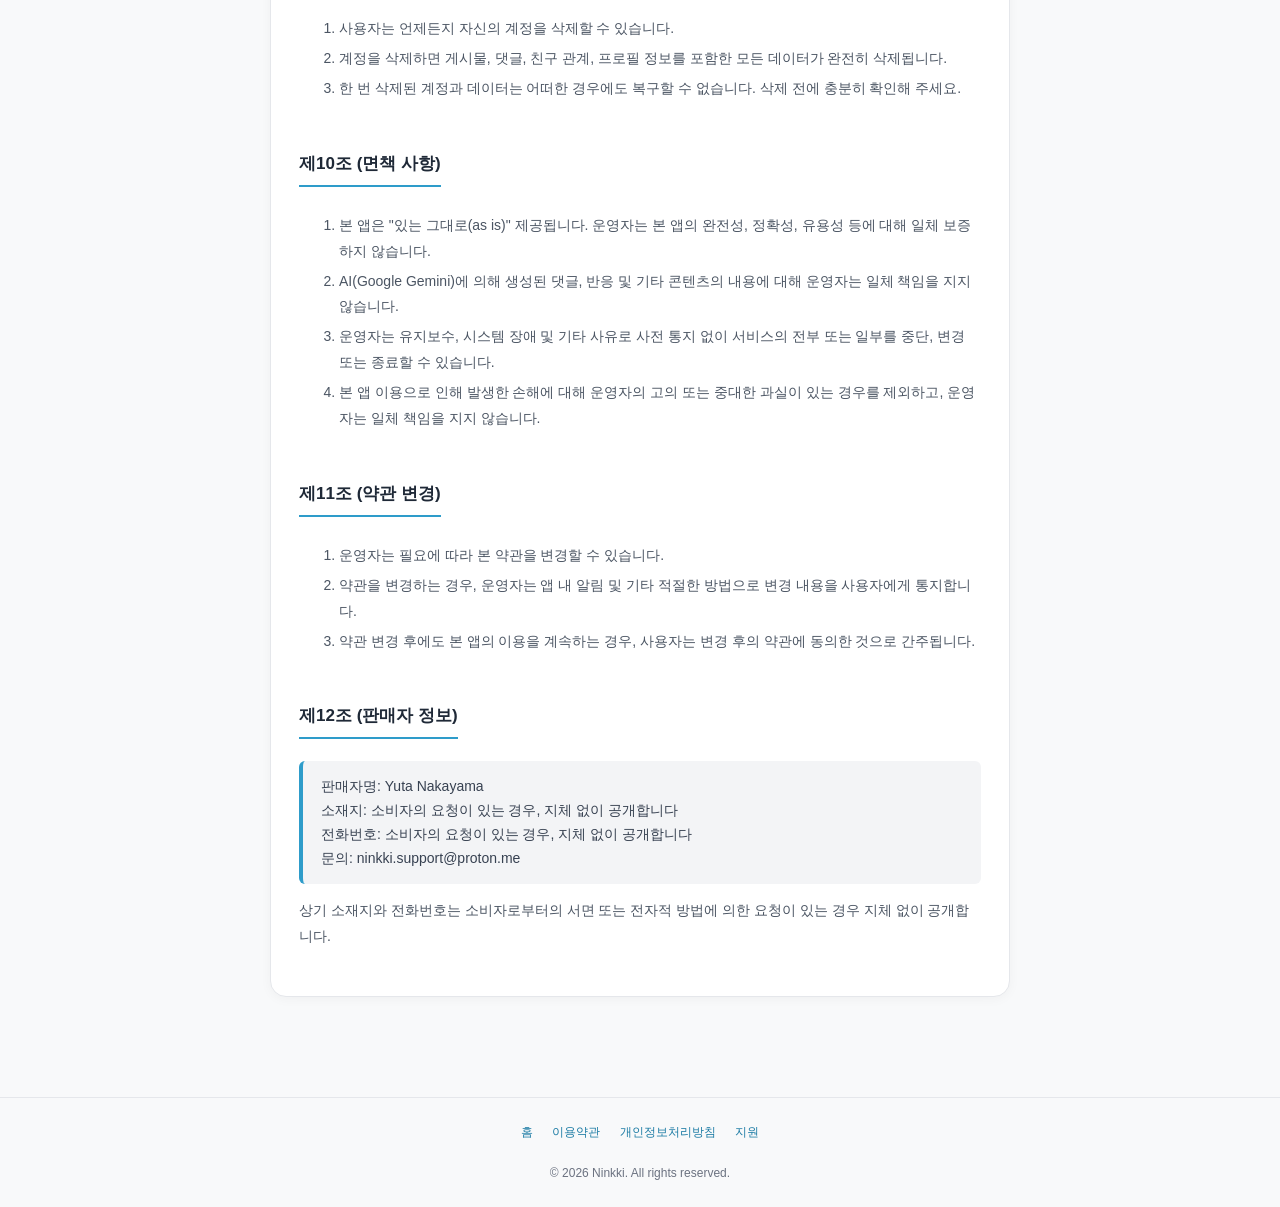
<file: terms-ko.html>
<!DOCTYPE html>
<html lang="ko">
<head>
<meta charset="UTF-8">
<meta name="viewport" content="width=device-width, initial-scale=1">
<title>이용약관 - Ninkki</title>
<link rel="stylesheet" href="style.css">
</head>
<body>
<header>
  <a href="index-ko.html" class="logo">Ninkki</a>
  <div class="tagline">AI 팔로워가 반응하는 일기 SNS</div>
  <nav class="lang">
    <a href="terms.html">日本語</a>
    <a href="terms-en.html">English</a>
    <a href="terms-ko.html" class="active">한국어</a>
  </nav>
</header>

<main>
  <div class="card">
    <h1>이용약관</h1>
    <p class="updated">최종 업데이트: 2026년 4월 6일</p>

    <h2>제1조 (적용)</h2>
    <p>본 이용약관(이하 "본 약관")은 SNS 시뮬레이션 체험 앱 "Ninkki"(이하 "본 앱")의 운영자(이하 "운영자")가 제공하는 모든 서비스의 이용 조건을 규정합니다. 사용자는 본 앱을 이용함으로써 본 약관의 모든 조항에 동의한 것으로 간주됩니다.</p>

    <h2>제2조 (서비스 개요)</h2>
    <ol>
      <li>본 앱은 SNS 경험을 시뮬레이션으로 즐기는 것을 목적으로 하는 애플리케이션입니다.</li>
      <li>본 앱 내에 표시되는 팔로워, 댓글, 반응 등은 모두 AI(인공지능)에 의해 자동 생성된 것이며, 실제 인물에 의한 것이 아닙니다.</li>
      <li>본 앱 내에 표시되는 팔로워 수, 좋아요 수, 공유 수 등의 수치는 모두 시뮬레이션이며, 실제 SNS의 수치가 아닙니다.</li>
      <li>본 앱은 실제 SNS 서비스가 아니며, 다른 사용자와의 소셜 네트워킹을 주목적으로 하지 않습니다.</li>
    </ol>

    <h2>제3조 (계정)</h2>
    <ol>
      <li>본 앱 이용 시, 사용자는 Apple, Google, 이메일과 비밀번호, 또는 게스트 로그인 중 하나의 방법으로 계정을 만들 수 있습니다.</li>
      <li>게스트 계정으로 이용하는 경우, 앱 삭제나 기기 변경 시 데이터 이전이 불가능합니다. 게스트 사용자는 설정 화면에서 언제든지 정식 계정으로 업그레이드할 수 있습니다.</li>
      <li>비밀번호를 잊은 경우, 이메일을 통한 비밀번호 재설정이 가능합니다.</li>
      <li>계정의 제3자에게 양도, 대여, 매매 및 기타 처분은 금지합니다.</li>
      <li>계정 관리의 책임은 사용자 본인에게 있습니다.</li>
      <li>13세 미만의 사용자는 본 앱을 이용할 수 없습니다. 13세 미만이 계정을 생성한 경우, 운영자는 사전 통지 없이 해당 계정을 삭제할 수 있습니다.</li>
    </ol>

    <h2>제4조 (서비스 내용)</h2>
    <ol>
      <li>본 앱은 AI(Google Gemini)를 활용하여 사용자 게시물에 대한 댓글과 반응을 자동 생성합니다.</li>
      <li>팔로워 수에 따른 참여율 모델에 의해 반응의 양과 빈도가 변동됩니다.</li>
      <li>게시 가능한 횟수 및 이용 가능한 기능은 사용자가 가입한 플랜에 따라 제한됩니다.</li>
      <li>본 앱은 게시물에 대해 금지어 필터링을 실시하고 있으며, 부적절한 표현이 포함된 게시물은 제한될 수 있습니다.</li>
    </ol>

    <h2>제5조 (유료 플랜 및 결제)</h2>
    <ol>
      <li>본 앱에는 다음 3가지 플랜이 있습니다.
        <pre class="plain">【일반인 플랜】 무료
【유명인 플랜】 월 680엔(세금 포함) / 연 5,400엔(세금 포함)
【톱스타 플랜】 월 1,980엔(세금 포함) / 연 15,800엔(세금 포함)</pre>
      </li>
      <li>연간 플랜에는 첫 7일간의 무료 체험 기간이 포함됩니다. 무료 체험 기간 종료 24시간 전까지 해지하지 않으면, 체험 종료 후 자동으로 유료 구독이 시작되고 요금이 청구됩니다.</li>
      <li>모든 결제는 Apple의 앱 내 결제(In-App Purchase)를 통해 처리됩니다.</li>
      <li>유료 플랜은 자동 갱신 구독입니다. 갱신일 24시간 전까지 해지하지 않으면 자동으로 다음 기간의 요금이 청구됩니다.</li>
      <li>구독 해지는 iOS의 "설정" 앱 → "Apple ID" → "구독"에서 가능합니다. 본 앱 내에서는 직접 해지할 수 없습니다.</li>
      <li>환불은 Apple의 환불 정책을 따릅니다. 운영자가 직접 환불을 처리할 수 없습니다. 자세한 내용은 <a href="https://support.apple.com/ko-kr/HT204084" target="_blank" rel="noopener">Apple 공식 환불 정책</a>을 참조해 주세요.</li>
      <li>기기 변경이나 앱 재설치 시, "구매 복원" 기능을 통해 과거 구매한 구독을 복원할 수 있습니다.</li>
      <li>게스트 계정에서는 유료 플랜 구독이 불가능합니다. 유료 플랜을 이용하려면 이메일과 비밀번호, Apple, Google 중 하나로 계정을 등록해 주세요.</li>
      <li>상위 플랜에서 하위 플랜으로 다운그레이드하는 경우, 상위 플랜에서만 이용 가능한 기능(테마 변경, 폰트 변경 등)의 설정은 기본값으로 되돌아갑니다. 게시물과 댓글 등의 데이터는 삭제되지 않습니다.</li>
      <li>현재 구독 플랜, 다음 갱신일, 갱신 요금 등의 자세한 내용은 iOS의 "설정" → "Apple ID" → "구독"에서 확인할 수 있습니다.</li>
      <li>앱 내 결제 시 생성되는 구매 토큰과 영수증은 검증 목적으로만 Apple에 전송됩니다. 신용카드 번호 등의 결제 정보는 당사 서버에 저장되지 않습니다. 모든 결제 처리는 Apple이 관리합니다.</li>
    </ol>

    <h2>제6조 (금지 행위)</h2>
    <p>사용자는 다음 행위를 해서는 안 됩니다.</p>
    <ol>
      <li>법령 또는 공공질서와 선량한 풍속에 위반되는 행위</li>
      <li>다른 사용자에 대한 괴롭힘, 명예훼손, 협박 및 기타 민폐 행위</li>
      <li>본 앱이나 서버에 대한 무단 접근, 시스템 공격</li>
      <li>본 앱 운영을 방해하는 행위</li>
      <li>허위 정보 유포 행위</li>
      <li>본 앱의 콘텐츠(AI 생성 콘텐츠 포함)의 무단 복제, 전재, 재배포 행위</li>
      <li>금지어 필터링 대상이 되는 부적절한 내용의 게시 행위</li>
    </ol>

    <h2>제7조 (콘텐츠의 권리)</h2>
    <ol>
      <li>사용자가 본 앱에 게시한 콘텐츠(텍스트, 이미지 등)의 저작권은 해당 사용자에게 귀속됩니다.</li>
      <li>AI에 의해 자동 생성된 댓글, 반응 및 기타 콘텐츠의 저작권은 운영자에게 귀속됩니다.</li>
      <li>사용자는 운영자에게 게시 콘텐츠를 서비스 운영 및 개선에 필요한 범위 내에서 이용할 수 있는 비독점적 권리를 허락합니다.</li>
    </ol>

    <h2>제8조 (친구 기능 및 안전 기능)</h2>
    <ol>
      <li>본 앱에는 친구 기능이 있으며, 친구 요청 및 승인을 통해 다른 사용자와 서로 게시물을 열람할 수 있게 됩니다.</li>
      <li>사용자는 다른 사용자를 차단할 수 있습니다. 차단된 사용자는 차단한 사용자의 콘텐츠에 접근할 수 없게 됩니다.</li>
      <li>사용자는 리얼리티 설정을 켜거나 끌 수 있습니다. 켜면 AI가 생성하는 댓글에 비판적이거나 부정적인 피드백이 포함되어 더 현실적인 SNS 체험을 시뮬레이션합니다.</li>
      <li>본 앱에는 생일 기능이 있습니다. 사용자가 생일을 등록하면 AI가 생일을 축하하는 콘텐츠를 생성합니다.</li>
      <li>본 앱에는 패스코드 잠금 기능이 있습니다. 활성화하면 앱 실행 시 및 다른 앱에서 돌아왔을 때 패스코드 입력이 요구됩니다.</li>
    </ol>

    <h2>제9조 (계정 삭제)</h2>
    <ol>
      <li>사용자는 언제든지 자신의 계정을 삭제할 수 있습니다.</li>
      <li>계정을 삭제하면 게시물, 댓글, 친구 관계, 프로필 정보를 포함한 모든 데이터가 완전히 삭제됩니다.</li>
      <li>한 번 삭제된 계정과 데이터는 어떠한 경우에도 복구할 수 없습니다. 삭제 전에 충분히 확인해 주세요.</li>
    </ol>

    <h2>제10조 (면책 사항)</h2>
    <ol>
      <li>본 앱은 "있는 그대로(as is)" 제공됩니다. 운영자는 본 앱의 완전성, 정확성, 유용성 등에 대해 일체 보증하지 않습니다.</li>
      <li>AI(Google Gemini)에 의해 생성된 댓글, 반응 및 기타 콘텐츠의 내용에 대해 운영자는 일체 책임을 지지 않습니다.</li>
      <li>운영자는 유지보수, 시스템 장애 및 기타 사유로 사전 통지 없이 서비스의 전부 또는 일부를 중단, 변경 또는 종료할 수 있습니다.</li>
      <li>본 앱 이용으로 인해 발생한 손해에 대해 운영자의 고의 또는 중대한 과실이 있는 경우를 제외하고, 운영자는 일체 책임을 지지 않습니다.</li>
    </ol>

    <h2>제11조 (약관 변경)</h2>
    <ol>
      <li>운영자는 필요에 따라 본 약관을 변경할 수 있습니다.</li>
      <li>약관을 변경하는 경우, 운영자는 앱 내 알림 및 기타 적절한 방법으로 변경 내용을 사용자에게 통지합니다.</li>
      <li>약관 변경 후에도 본 앱의 이용을 계속하는 경우, 사용자는 변경 후의 약관에 동의한 것으로 간주됩니다.</li>
    </ol>

    <h2>제12조 (판매자 정보)</h2>
    <pre class="plain">판매자명: Yuta Nakayama
소재지: 소비자의 요청이 있는 경우, 지체 없이 공개합니다
전화번호: 소비자의 요청이 있는 경우, 지체 없이 공개합니다
문의: ninkki.support@proton.me</pre>
    <p>상기 소재지와 전화번호는 소비자로부터의 서면 또는 전자적 방법에 의한 요청이 있는 경우 지체 없이 공개합니다.</p>
  </div>
</main>

<footer>
  <a href="index-ko.html">홈</a>
  <a href="terms-ko.html">이용약관</a>
  <a href="privacy-ko.html">개인정보처리방침</a>
  <a href="support-ko.html">지원</a>
  <br><br>
  &copy; 2026 Ninkki. All rights reserved.
</footer>
</body>
</html>
</file>
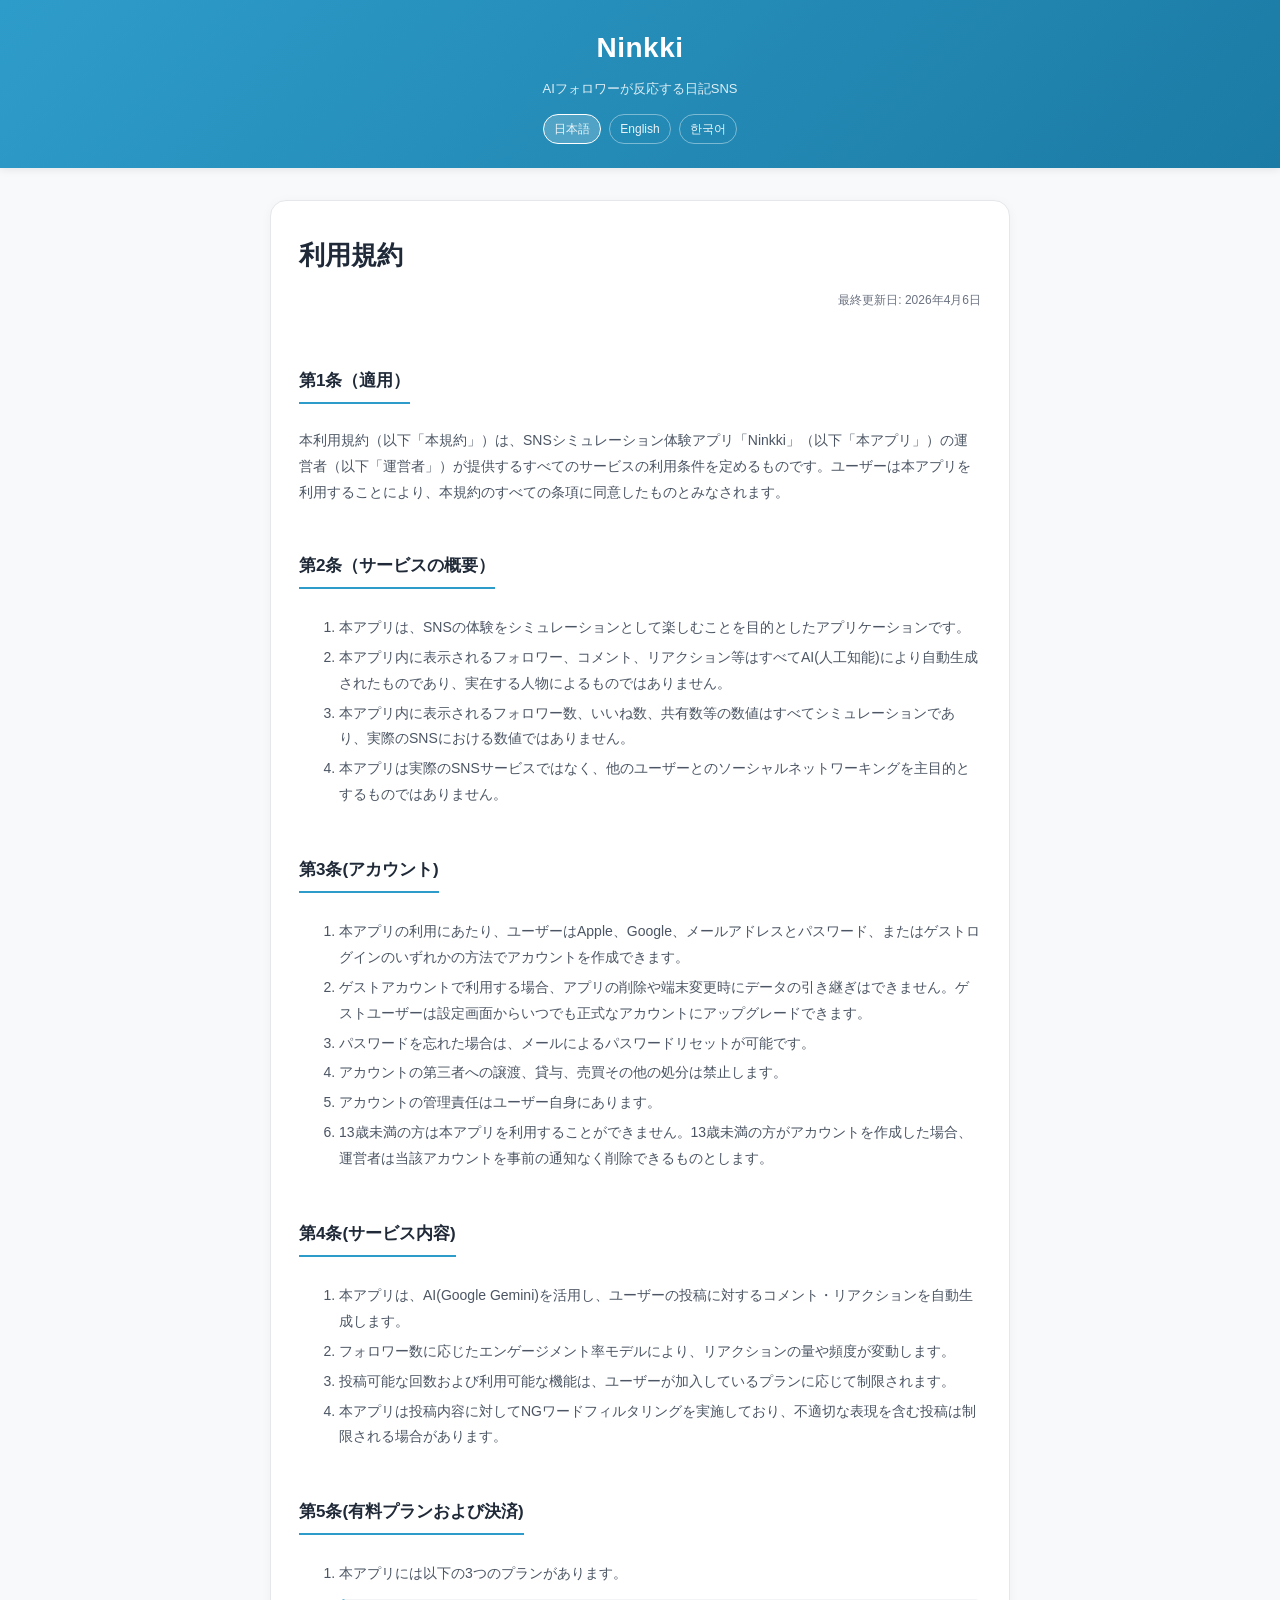
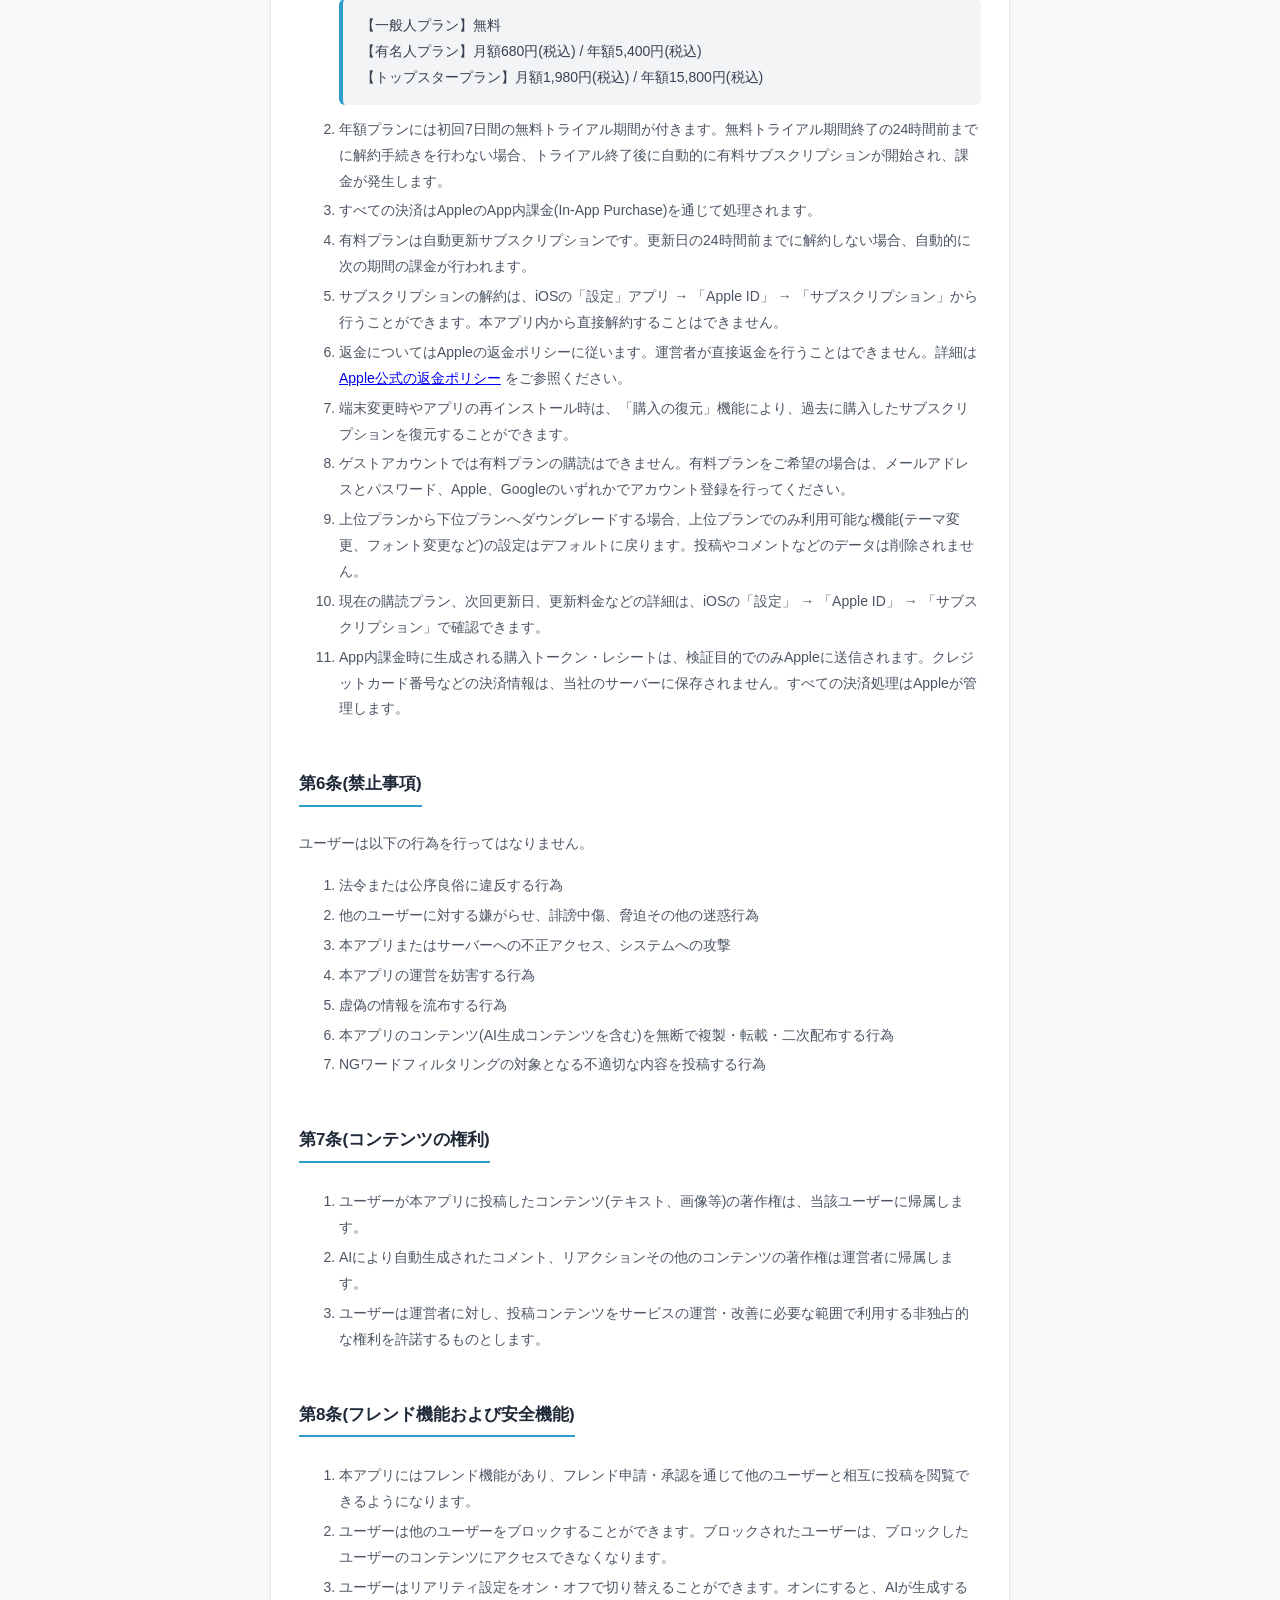
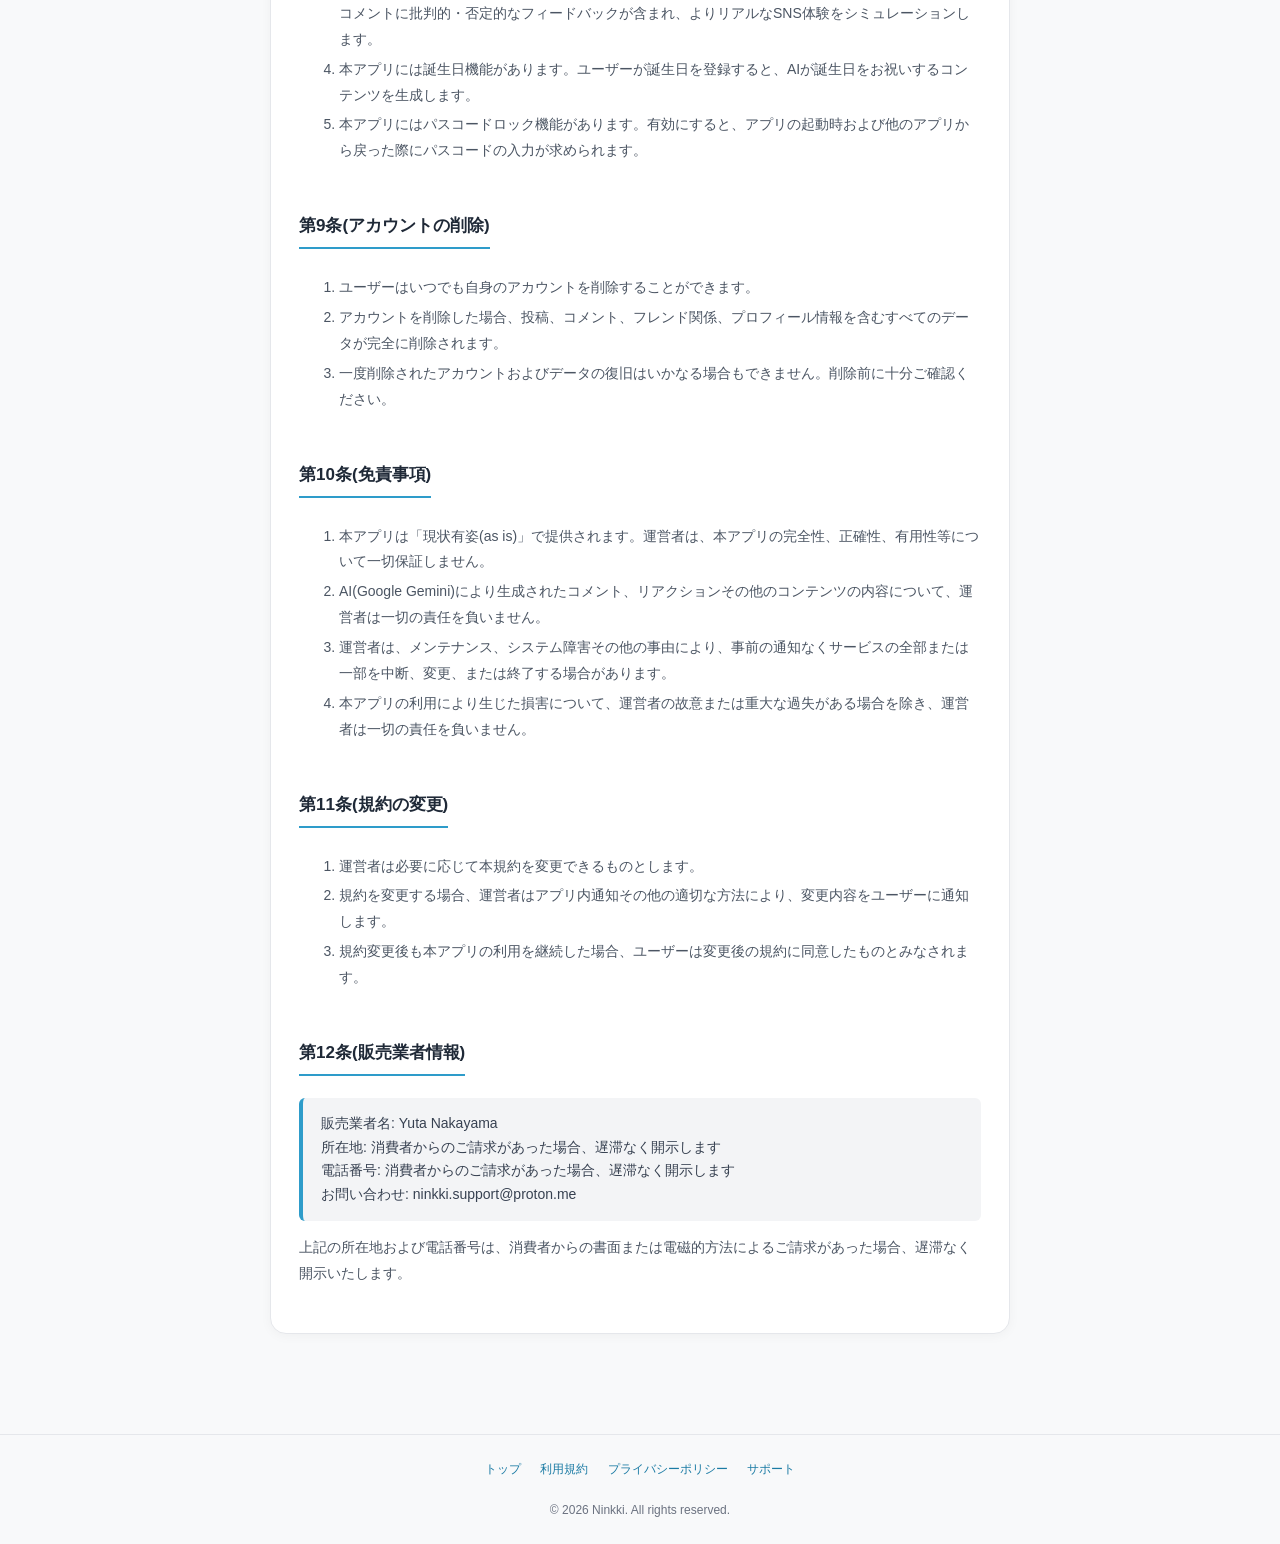
<file: terms.html>
<!DOCTYPE html>
<html lang="ja">
<head>
<meta charset="UTF-8">
<meta name="viewport" content="width=device-width, initial-scale=1">
<title>利用規約 - Ninkki</title>
<link rel="stylesheet" href="style.css">
</head>
<body>
<header>
  <a href="index.html" class="logo">Ninkki</a>
  <div class="tagline">AIフォロワーが反応する日記SNS</div>
  <nav class="lang">
    <a href="terms.html" class="active">日本語</a>
    <a href="terms-en.html">English</a>
    <a href="terms-ko.html">한국어</a>
  </nav>
</header>

<main>
  <div class="card">
    <h1>利用規約</h1>
    <p class="updated">最終更新日: 2026年4月6日</p>

    <h2>第1条（適用）</h2>
    <p>本利用規約（以下「本規約」）は、SNSシミュレーション体験アプリ「Ninkki」（以下「本アプリ」）の運営者（以下「運営者」）が提供するすべてのサービスの利用条件を定めるものです。ユーザーは本アプリを利用することにより、本規約のすべての条項に同意したものとみなされます。</p>

    <h2>第2条（サービスの概要）</h2>
    <ol>
      <li>本アプリは、SNSの体験をシミュレーションとして楽しむことを目的としたアプリケーションです。</li>
      <li>本アプリ内に表示されるフォロワー、コメント、リアクション等はすべてAI(人工知能)により自動生成されたものであり、実在する人物によるものではありません。</li>
      <li>本アプリ内に表示されるフォロワー数、いいね数、共有数等の数値はすべてシミュレーションであり、実際のSNSにおける数値ではありません。</li>
      <li>本アプリは実際のSNSサービスではなく、他のユーザーとのソーシャルネットワーキングを主目的とするものではありません。</li>
    </ol>

    <h2>第3条(アカウント)</h2>
    <ol>
      <li>本アプリの利用にあたり、ユーザーはApple、Google、メールアドレスとパスワード、またはゲストログインのいずれかの方法でアカウントを作成できます。</li>
      <li>ゲストアカウントで利用する場合、アプリの削除や端末変更時にデータの引き継ぎはできません。ゲストユーザーは設定画面からいつでも正式なアカウントにアップグレードできます。</li>
      <li>パスワードを忘れた場合は、メールによるパスワードリセットが可能です。</li>
      <li>アカウントの第三者への譲渡、貸与、売買その他の処分は禁止します。</li>
      <li>アカウントの管理責任はユーザー自身にあります。</li>
      <li>13歳未満の方は本アプリを利用することができません。13歳未満の方がアカウントを作成した場合、運営者は当該アカウントを事前の通知なく削除できるものとします。</li>
    </ol>

    <h2>第4条(サービス内容)</h2>
    <ol>
      <li>本アプリは、AI(Google Gemini)を活用し、ユーザーの投稿に対するコメント・リアクションを自動生成します。</li>
      <li>フォロワー数に応じたエンゲージメント率モデルにより、リアクションの量や頻度が変動します。</li>
      <li>投稿可能な回数および利用可能な機能は、ユーザーが加入しているプランに応じて制限されます。</li>
      <li>本アプリは投稿内容に対してNGワードフィルタリングを実施しており、不適切な表現を含む投稿は制限される場合があります。</li>
    </ol>

    <h2>第5条(有料プランおよび決済)</h2>
    <ol>
      <li>本アプリには以下の3つのプランがあります。
        <pre class="plain">【一般人プラン】無料
【有名人プラン】月額680円(税込) / 年額5,400円(税込)
【トップスタープラン】月額1,980円(税込) / 年額15,800円(税込)</pre>
      </li>
      <li>年額プランには初回7日間の無料トライアル期間が付きます。無料トライアル期間終了の24時間前までに解約手続きを行わない場合、トライアル終了後に自動的に有料サブスクリプションが開始され、課金が発生します。</li>
      <li>すべての決済はAppleのApp内課金(In-App Purchase)を通じて処理されます。</li>
      <li>有料プランは自動更新サブスクリプションです。更新日の24時間前までに解約しない場合、自動的に次の期間の課金が行われます。</li>
      <li>サブスクリプションの解約は、iOSの「設定」アプリ → 「Apple ID」 → 「サブスクリプション」から行うことができます。本アプリ内から直接解約することはできません。</li>
      <li>返金についてはAppleの返金ポリシーに従います。運営者が直接返金を行うことはできません。詳細は <a href="https://support.apple.com/ja-jp/HT204084" target="_blank" rel="noopener">Apple公式の返金ポリシー</a> をご参照ください。</li>
      <li>端末変更時やアプリの再インストール時は、「購入の復元」機能により、過去に購入したサブスクリプションを復元することができます。</li>
      <li>ゲストアカウントでは有料プランの購読はできません。有料プランをご希望の場合は、メールアドレスとパスワード、Apple、Googleのいずれかでアカウント登録を行ってください。</li>
      <li>上位プランから下位プランへダウングレードする場合、上位プランでのみ利用可能な機能(テーマ変更、フォント変更など)の設定はデフォルトに戻ります。投稿やコメントなどのデータは削除されません。</li>
      <li>現在の購読プラン、次回更新日、更新料金などの詳細は、iOSの「設定」 → 「Apple ID」 → 「サブスクリプション」で確認できます。</li>
      <li>App内課金時に生成される購入トークン・レシートは、検証目的でのみAppleに送信されます。クレジットカード番号などの決済情報は、当社のサーバーに保存されません。すべての決済処理はAppleが管理します。</li>
    </ol>

    <h2>第6条(禁止事項)</h2>
    <p>ユーザーは以下の行為を行ってはなりません。</p>
    <ol>
      <li>法令または公序良俗に違反する行為</li>
      <li>他のユーザーに対する嫌がらせ、誹謗中傷、脅迫その他の迷惑行為</li>
      <li>本アプリまたはサーバーへの不正アクセス、システムへの攻撃</li>
      <li>本アプリの運営を妨害する行為</li>
      <li>虚偽の情報を流布する行為</li>
      <li>本アプリのコンテンツ(AI生成コンテンツを含む)を無断で複製・転載・二次配布する行為</li>
      <li>NGワードフィルタリングの対象となる不適切な内容を投稿する行為</li>
    </ol>

    <h2>第7条(コンテンツの権利)</h2>
    <ol>
      <li>ユーザーが本アプリに投稿したコンテンツ(テキスト、画像等)の著作権は、当該ユーザーに帰属します。</li>
      <li>AIにより自動生成されたコメント、リアクションその他のコンテンツの著作権は運営者に帰属します。</li>
      <li>ユーザーは運営者に対し、投稿コンテンツをサービスの運営・改善に必要な範囲で利用する非独占的な権利を許諾するものとします。</li>
    </ol>

    <h2>第8条(フレンド機能および安全機能)</h2>
    <ol>
      <li>本アプリにはフレンド機能があり、フレンド申請・承認を通じて他のユーザーと相互に投稿を閲覧できるようになります。</li>
      <li>ユーザーは他のユーザーをブロックすることができます。ブロックされたユーザーは、ブロックしたユーザーのコンテンツにアクセスできなくなります。</li>
      <li>ユーザーはリアリティ設定をオン・オフで切り替えることができます。オンにすると、AIが生成するコメントに批判的・否定的なフィードバックが含まれ、よりリアルなSNS体験をシミュレーションします。</li>
      <li>本アプリには誕生日機能があります。ユーザーが誕生日を登録すると、AIが誕生日をお祝いするコンテンツを生成します。</li>
      <li>本アプリにはパスコードロック機能があります。有効にすると、アプリの起動時および他のアプリから戻った際にパスコードの入力が求められます。</li>
    </ol>

    <h2>第9条(アカウントの削除)</h2>
    <ol>
      <li>ユーザーはいつでも自身のアカウントを削除することができます。</li>
      <li>アカウントを削除した場合、投稿、コメント、フレンド関係、プロフィール情報を含むすべてのデータが完全に削除されます。</li>
      <li>一度削除されたアカウントおよびデータの復旧はいかなる場合もできません。削除前に十分ご確認ください。</li>
    </ol>

    <h2>第10条(免責事項)</h2>
    <ol>
      <li>本アプリは「現状有姿(as is)」で提供されます。運営者は、本アプリの完全性、正確性、有用性等について一切保証しません。</li>
      <li>AI(Google Gemini)により生成されたコメント、リアクションその他のコンテンツの内容について、運営者は一切の責任を負いません。</li>
      <li>運営者は、メンテナンス、システム障害その他の事由により、事前の通知なくサービスの全部または一部を中断、変更、または終了する場合があります。</li>
      <li>本アプリの利用により生じた損害について、運営者の故意または重大な過失がある場合を除き、運営者は一切の責任を負いません。</li>
    </ol>

    <h2>第11条(規約の変更)</h2>
    <ol>
      <li>運営者は必要に応じて本規約を変更できるものとします。</li>
      <li>規約を変更する場合、運営者はアプリ内通知その他の適切な方法により、変更内容をユーザーに通知します。</li>
      <li>規約変更後も本アプリの利用を継続した場合、ユーザーは変更後の規約に同意したものとみなされます。</li>
    </ol>

    <h2>第12条(販売業者情報)</h2>
    <pre class="plain">販売業者名: Yuta Nakayama
所在地: 消費者からのご請求があった場合、遅滞なく開示します
電話番号: 消費者からのご請求があった場合、遅滞なく開示します
お問い合わせ: ninkki.support@proton.me</pre>
    <p>上記の所在地および電話番号は、消費者からの書面または電磁的方法によるご請求があった場合、遅滞なく開示いたします。</p>
  </div>
</main>

<footer>
  <a href="index.html">トップ</a>
  <a href="terms.html">利用規約</a>
  <a href="privacy.html">プライバシーポリシー</a>
  <a href="support.html">サポート</a>
  <br><br>
  &copy; 2026 Ninkki. All rights reserved.
</footer>
</body>
</html>
</file>
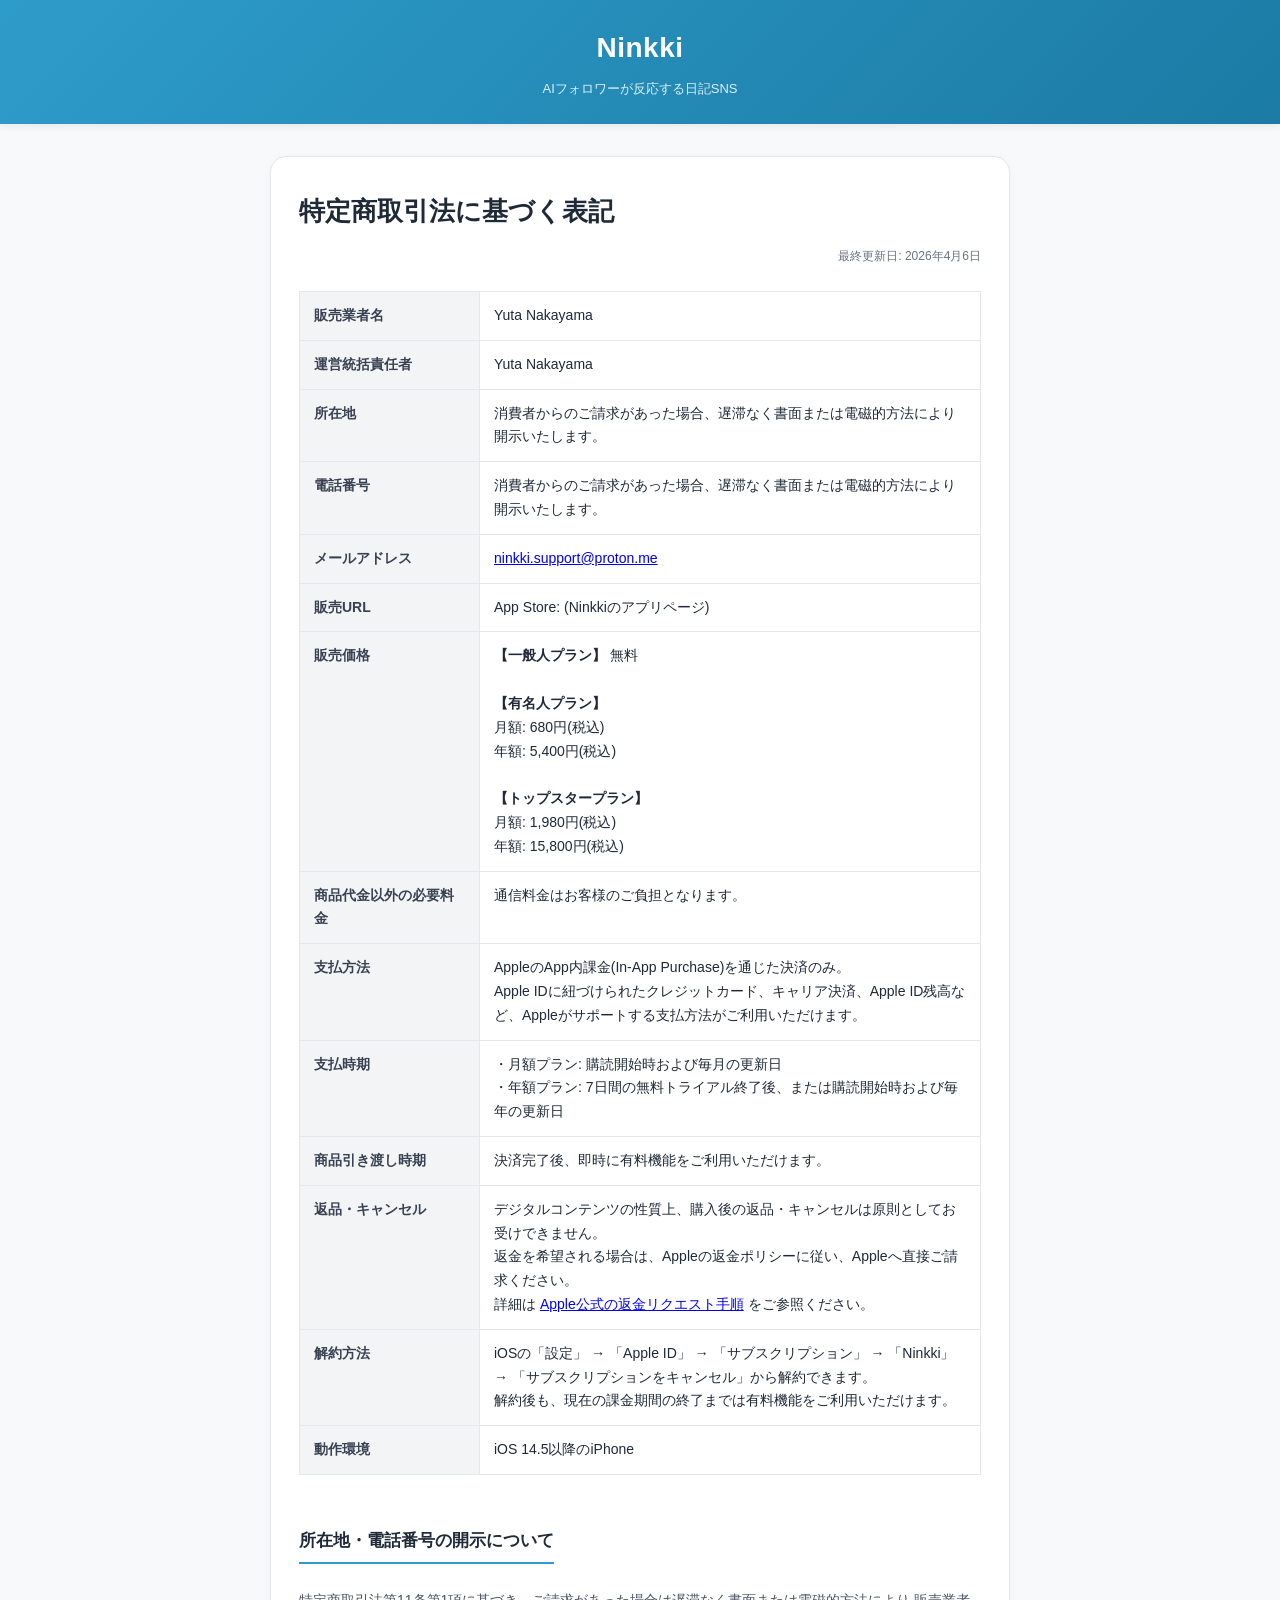
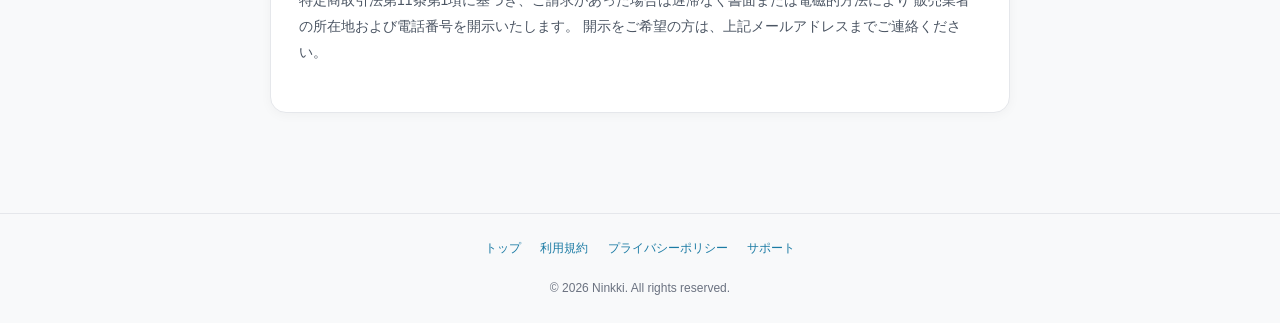
<file: tokushoho.html>
<!DOCTYPE html>
<html lang="ja">
<head>
<meta charset="UTF-8">
<meta name="viewport" content="width=device-width, initial-scale=1">
<title>特定商取引法に基づく表記 - Ninkki</title>
<link rel="stylesheet" href="style.css">
<style>
  table.tokusho {
    width: 100%;
    border-collapse: collapse;
    margin: 20px 0;
  }
  table.tokusho th,
  table.tokusho td {
    border: 1px solid var(--border);
    padding: 12px 14px;
    text-align: left;
    font-size: 14px;
    vertical-align: top;
  }
  table.tokusho th {
    background: #f3f4f6;
    width: 180px;
    font-weight: 600;
    color: #374151;
  }
</style>
</head>
<body>
<header>
  <a href="index.html" class="logo">Ninkki</a>
  <div class="tagline">AIフォロワーが反応する日記SNS</div>
</header>

<main>
  <div class="card">
    <h1>特定商取引法に基づく表記</h1>
    <p class="updated">最終更新日: 2026年4月6日</p>

    <table class="tokusho">
      <tr>
        <th>販売業者名</th>
        <td>Yuta Nakayama</td>
      </tr>
      <tr>
        <th>運営統括責任者</th>
        <td>Yuta Nakayama</td>
      </tr>
      <tr>
        <th>所在地</th>
        <td>消費者からのご請求があった場合、遅滞なく書面または電磁的方法により開示いたします。</td>
      </tr>
      <tr>
        <th>電話番号</th>
        <td>消費者からのご請求があった場合、遅滞なく書面または電磁的方法により開示いたします。</td>
      </tr>
      <tr>
        <th>メールアドレス</th>
        <td><a href="mailto:ninkki.support@proton.me">ninkki.support@proton.me</a></td>
      </tr>
      <tr>
        <th>販売URL</th>
        <td>App Store: (Ninkkiのアプリページ)</td>
      </tr>
      <tr>
        <th>販売価格</th>
        <td>
          <strong>【一般人プラン】</strong> 無料<br><br>
          <strong>【有名人プラン】</strong><br>
          月額: 680円(税込)<br>
          年額: 5,400円(税込)<br><br>
          <strong>【トップスタープラン】</strong><br>
          月額: 1,980円(税込)<br>
          年額: 15,800円(税込)
        </td>
      </tr>
      <tr>
        <th>商品代金以外の必要料金</th>
        <td>通信料金はお客様のご負担となります。</td>
      </tr>
      <tr>
        <th>支払方法</th>
        <td>AppleのApp内課金(In-App Purchase)を通じた決済のみ。<br>Apple IDに紐づけられたクレジットカード、キャリア決済、Apple ID残高など、Appleがサポートする支払方法がご利用いただけます。</td>
      </tr>
      <tr>
        <th>支払時期</th>
        <td>
          ・月額プラン: 購読開始時および毎月の更新日<br>
          ・年額プラン: 7日間の無料トライアル終了後、または購読開始時および毎年の更新日
        </td>
      </tr>
      <tr>
        <th>商品引き渡し時期</th>
        <td>決済完了後、即時に有料機能をご利用いただけます。</td>
      </tr>
      <tr>
        <th>返品・キャンセル</th>
        <td>
          デジタルコンテンツの性質上、購入後の返品・キャンセルは原則としてお受けできません。<br>
          返金を希望される場合は、Appleの返金ポリシーに従い、Appleへ直接ご請求ください。<br>
          詳細は <a href="https://support.apple.com/ja-jp/HT204084" target="_blank" rel="noopener">Apple公式の返金リクエスト手順</a> をご参照ください。
        </td>
      </tr>
      <tr>
        <th>解約方法</th>
        <td>
          iOSの「設定」 → 「Apple ID」 → 「サブスクリプション」 → 「Ninkki」 → 「サブスクリプションをキャンセル」から解約できます。<br>
          解約後も、現在の課金期間の終了までは有料機能をご利用いただけます。
        </td>
      </tr>
      <tr>
        <th>動作環境</th>
        <td>iOS 14.5以降のiPhone</td>
      </tr>
    </table>

    <h2>所在地・電話番号の開示について</h2>
    <p>
      特定商取引法第11条第1項に基づき、ご請求があった場合は遅滞なく書面または電磁的方法により
      販売業者の所在地および電話番号を開示いたします。
      開示をご希望の方は、上記メールアドレスまでご連絡ください。
    </p>
  </div>
</main>

<footer>
  <a href="index.html">トップ</a>
  <a href="terms.html">利用規約</a>
  <a href="privacy.html">プライバシーポリシー</a>
  <a href="support.html">サポート</a>
  <br><br>
  &copy; 2026 Ninkki. All rights reserved.
</footer>
</body>
</html>
</file>
<file: style.css>
/* Ninkki Legal Pages — Common Styles */
:root {
  --primary: #2E9CCA;
  --primary-dark: #1b7ba4;
  --accent: #f9a8d4;
  --text: #1f2937;
  --text-muted: #6b7280;
  --bg: #f8f9fa;
  --card-bg: #ffffff;
  --border: #e5e7eb;
}

* {
  box-sizing: border-box;
}

html, body {
  margin: 0;
  padding: 0;
  font-family: -apple-system, BlinkMacSystemFont, "Hiragino Sans", "Helvetica Neue", Arial, "Noto Sans JP", sans-serif;
  background: var(--bg);
  color: var(--text);
  line-height: 1.7;
  -webkit-font-smoothing: antialiased;
  -moz-osx-font-smoothing: grayscale;
}

header {
  background: linear-gradient(135deg, var(--primary), var(--primary-dark));
  color: #fff;
  padding: 24px 20px;
  text-align: center;
  box-shadow: 0 2px 8px rgba(0, 0, 0, 0.08);
}

header a.logo {
  display: inline-block;
  font-size: 28px;
  font-weight: 900;
  color: #fff;
  text-decoration: none;
  letter-spacing: 0.5px;
}

header .tagline {
  margin-top: 6px;
  font-size: 13px;
  color: rgba(255, 255, 255, 0.85);
}

nav.lang {
  display: flex;
  justify-content: center;
  gap: 8px;
  margin-top: 14px;
}

nav.lang a {
  color: rgba(255, 255, 255, 0.9);
  text-decoration: none;
  font-size: 12px;
  padding: 4px 10px;
  border: 1px solid rgba(255, 255, 255, 0.4);
  border-radius: 999px;
  transition: all 0.2s;
}

nav.lang a:hover,
nav.lang a.active {
  background: rgba(255, 255, 255, 0.2);
  border-color: #fff;
}

main {
  max-width: 780px;
  margin: 32px auto;
  padding: 0 20px 60px;
}

.card {
  background: var(--card-bg);
  border-radius: 16px;
  padding: 32px 28px;
  box-shadow: 0 2px 12px rgba(0, 0, 0, 0.04);
  border: 1px solid var(--border);
}

h1 {
  font-size: 26px;
  font-weight: 800;
  margin: 0 0 8px 0;
  color: var(--text);
}

.updated {
  font-size: 12px;
  color: var(--text-muted);
  text-align: right;
  margin-bottom: 24px;
}

h2 {
  font-size: 17px;
  font-weight: 700;
  margin: 32px 0 10px 0;
  color: var(--text);
  padding-bottom: 6px;
  border-bottom: 2px solid var(--primary);
  display: inline-block;
}

h3 {
  font-size: 15px;
  font-weight: 600;
  margin: 20px 0 8px 0;
  color: #374151;
}

p, li {
  font-size: 14px;
  color: #4b5563;
  line-height: 1.85;
}

ul {
  padding-left: 22px;
}

li {
  margin-bottom: 4px;
}

pre.plain {
  background: #f3f4f6;
  border-left: 4px solid var(--primary);
  padding: 14px 18px;
  border-radius: 6px;
  font-family: inherit;
  font-size: 14px;
  color: #374151;
  white-space: pre-wrap;
  word-wrap: break-word;
  margin: 12px 0;
}

.contact-box {
  background: #fef3c7;
  border: 1px solid #fcd34d;
  border-radius: 12px;
  padding: 16px 20px;
  margin: 20px 0;
}

.contact-box strong {
  color: #92400e;
}

.contact-box a {
  color: var(--primary-dark);
  font-weight: 600;
  text-decoration: none;
}

.contact-box a:hover {
  text-decoration: underline;
}

footer {
  text-align: center;
  padding: 24px 20px;
  color: var(--text-muted);
  font-size: 12px;
  border-top: 1px solid var(--border);
  margin-top: 40px;
}

footer a {
  color: var(--primary-dark);
  text-decoration: none;
  margin: 0 8px;
}

footer a:hover {
  text-decoration: underline;
}

.nav-links {
  display: flex;
  flex-wrap: wrap;
  justify-content: center;
  gap: 14px;
  margin-top: 30px;
  padding: 0;
  list-style: none;
}

.nav-links li {
  list-style: none;
  margin: 0;
}

.nav-links a {
  display: inline-block;
  padding: 10px 18px;
  background: var(--primary);
  color: #fff;
  border-radius: 999px;
  text-decoration: none;
  font-size: 13px;
  font-weight: 600;
  transition: all 0.2s;
  box-shadow: 0 2px 6px rgba(46, 156, 202, 0.25);
}

.nav-links a:hover {
  background: var(--primary-dark);
  transform: translateY(-1px);
}

@media (max-width: 600px) {
  main { padding: 0 14px 40px; margin: 20px auto; }
  .card { padding: 22px 18px; }
  h1 { font-size: 22px; }
  h2 { font-size: 16px; }
}
</file>
